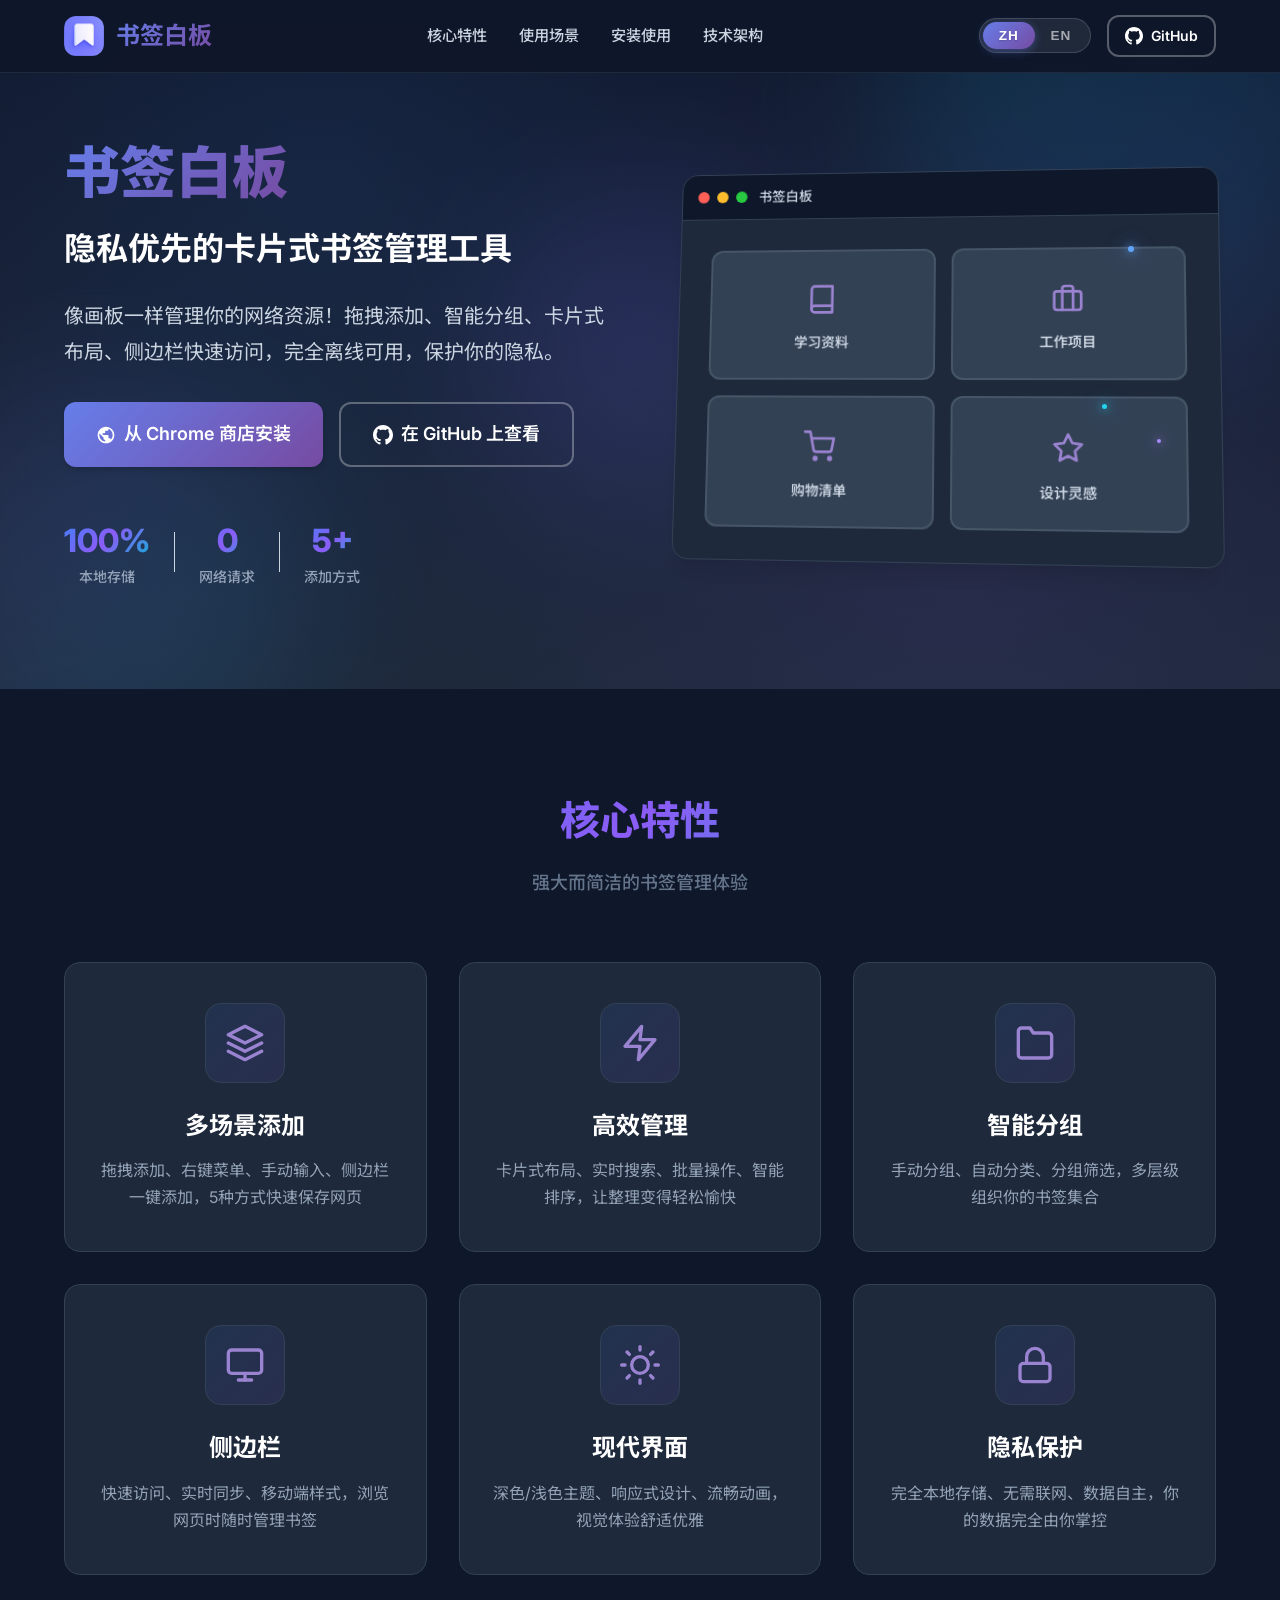
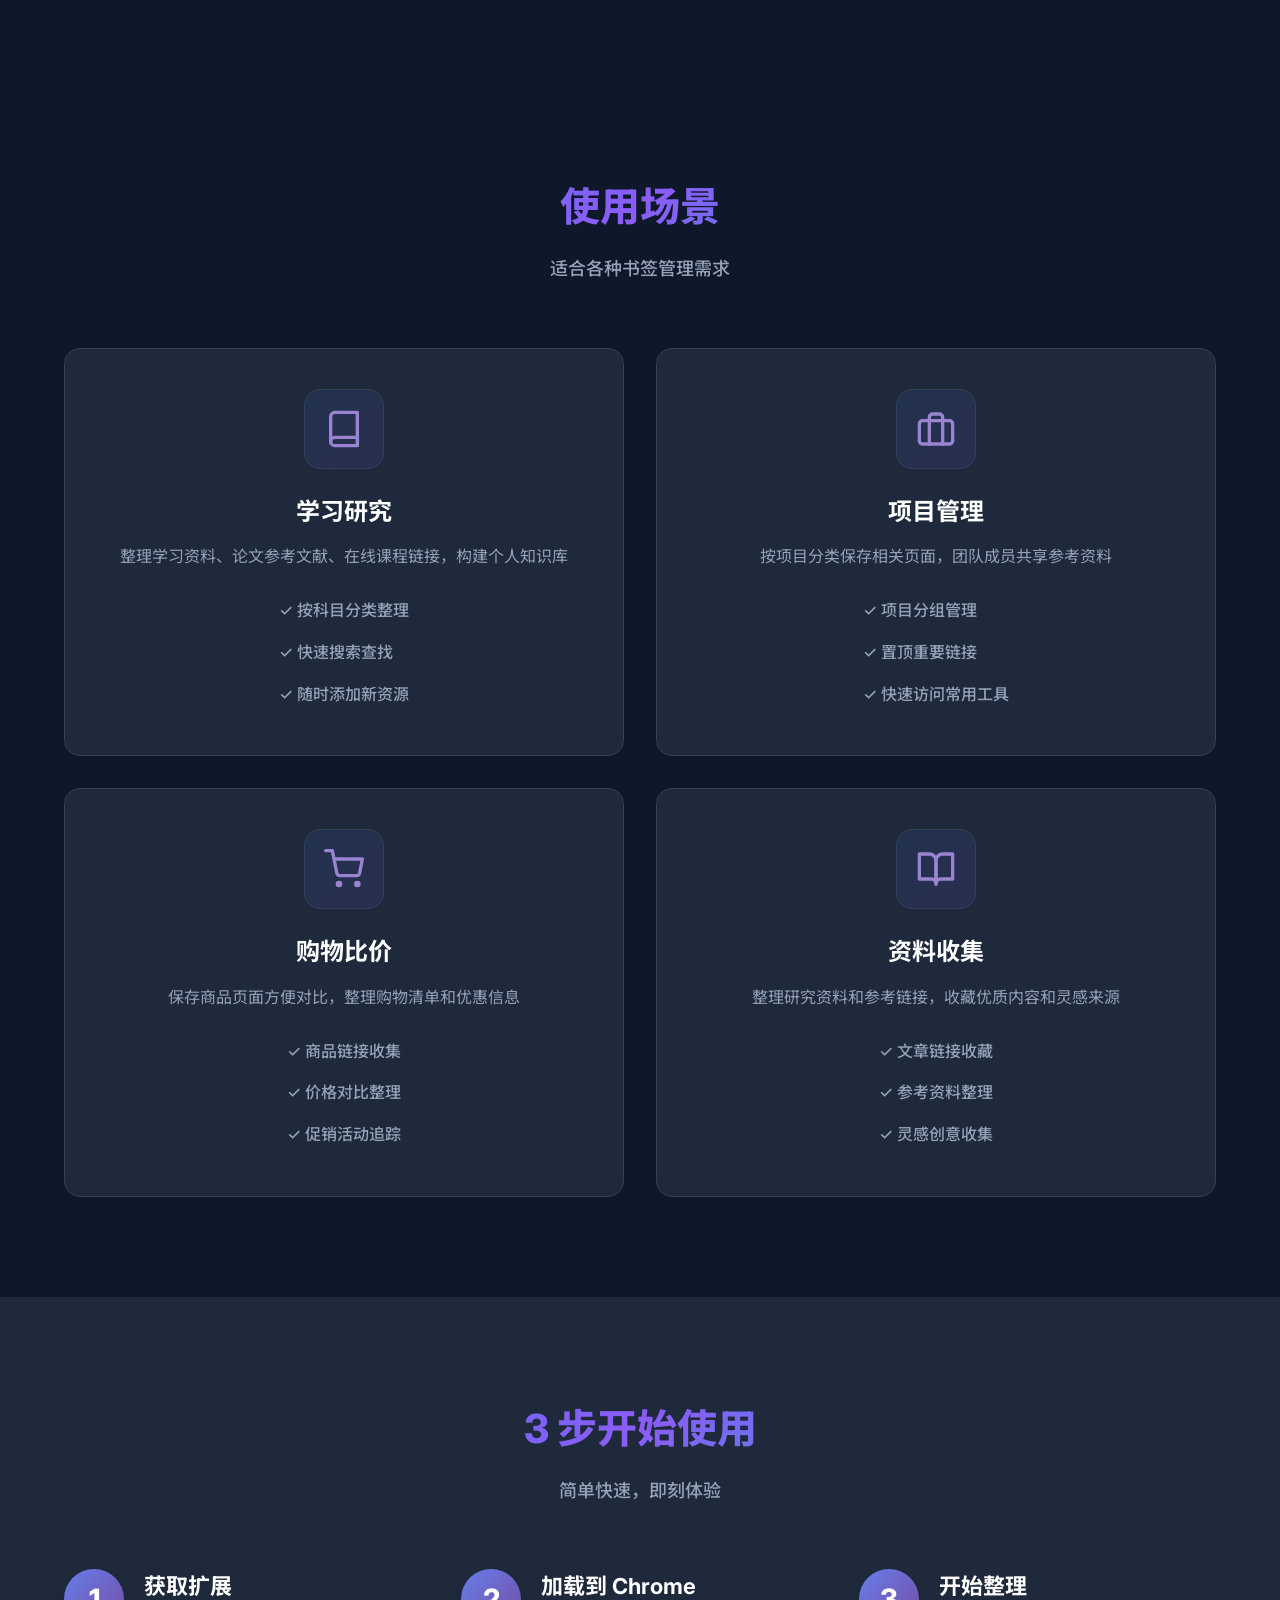
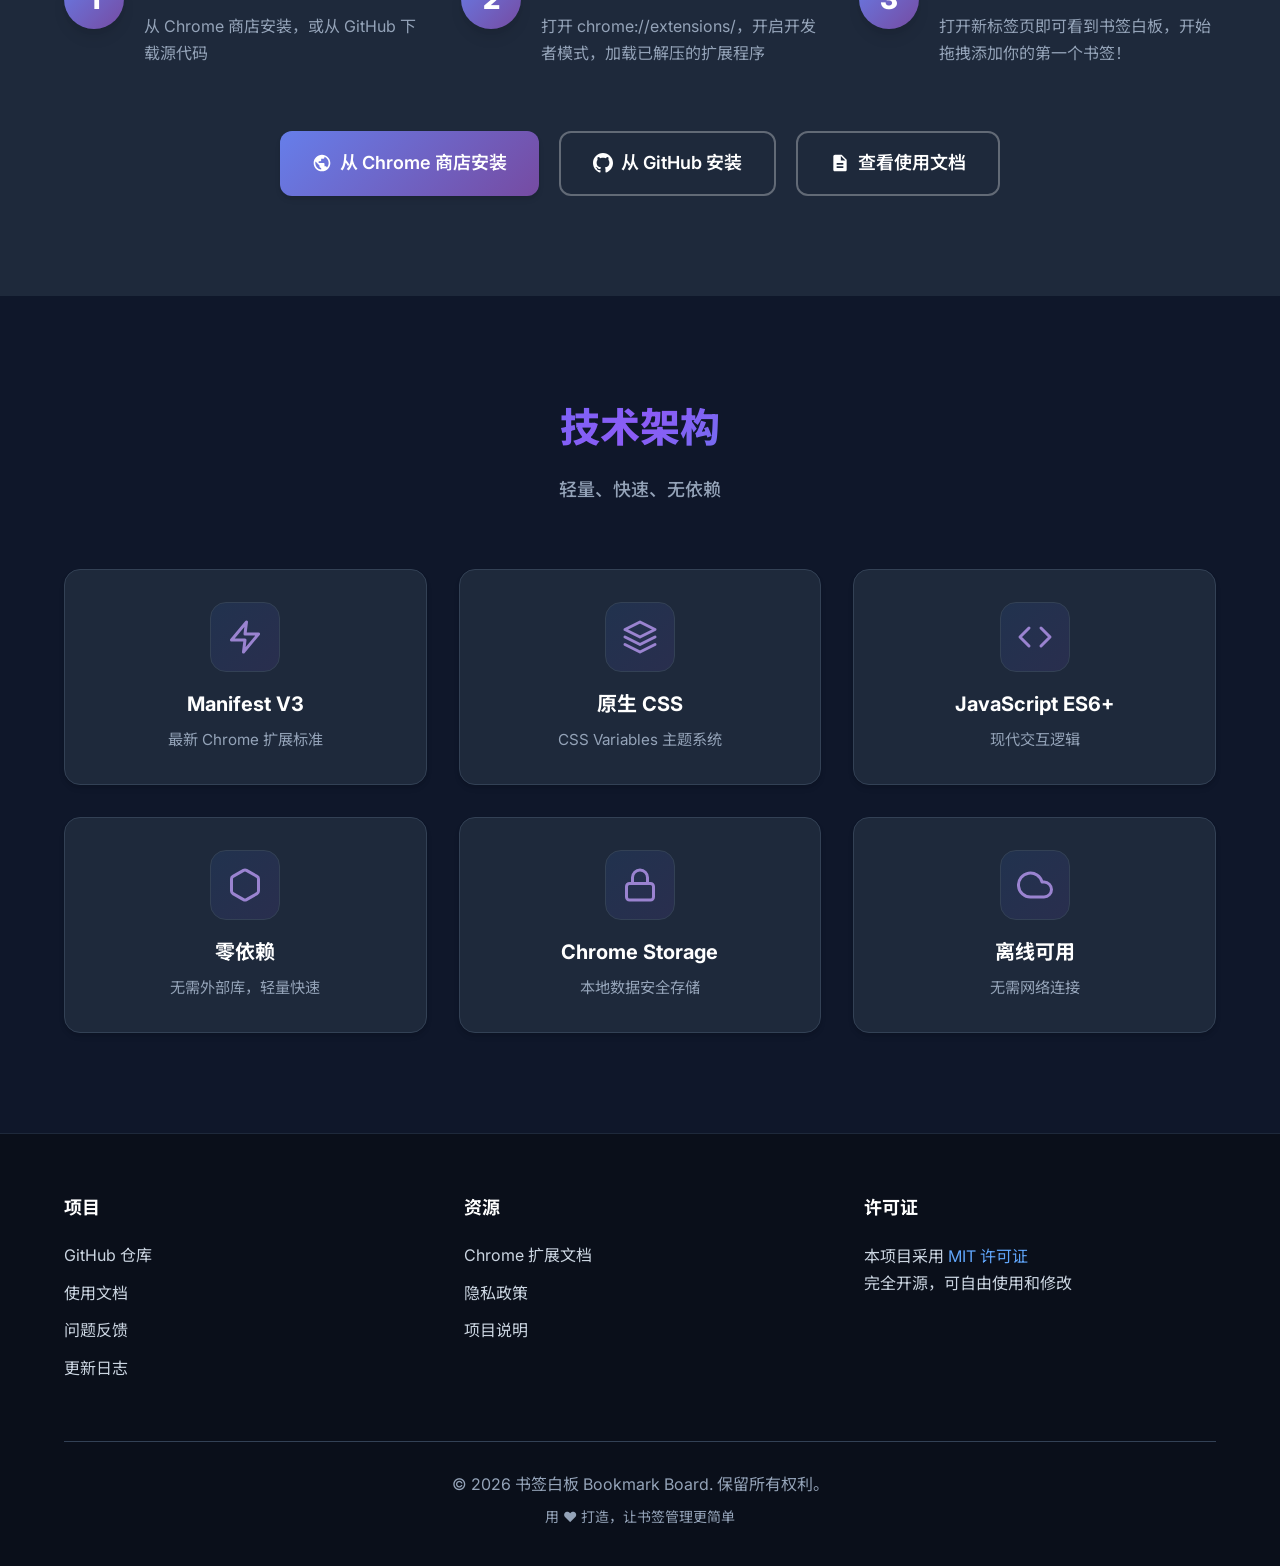
<file: website/index.html>
<!DOCTYPE html>
<html lang="zh-CN">
<head>
  <meta charset="UTF-8">
  <meta name="viewport" content="width=device-width, initial-scale=1.0">
  <meta name="description" content="书签白板 - 隐私优先的卡片式书签管理工具，拖拽添加、智能分组、侧边栏快速访问，完全离线可用" data-i18n-content="meta-description">
  <meta name="keywords" content="书签管理, 书签工具, 网页收藏, 链接管理, 本地存储, 隐私保护, 离线可用, Chrome扩展" data-i18n-content="meta-keywords">
  <meta name="author" content="Bookmark Board Team">
  
  <!-- Open Graph / 社交分享 -->
  <meta property="og:title" content="书签白板 - 隐私优先的卡片式书签管理工具" data-i18n-content="og-title">
  <meta property="og:description" content="像画板一样管理你的网络资源！拖拽添加、智能分组、卡片式布局、侧边栏快速访问" data-i18n-content="og-description">
  <meta property="og:type" content="website">
  <meta property="og:url" content="https://github.com/YinHeng89/bookmark-board">
  <meta property="og:image" content="../icons/logo.png">
  
  <title data-i18n="meta-title">书签白板 - 隐私优先的卡片式书签管理工具</title>
  
  <!-- 字体 -->
  <link rel="preconnect" href="https://fonts.googleapis.com">
  <link rel="preconnect" href="https://fonts.gstatic.com" crossorigin>
  <link href="https://fonts.googleapis.com/css2?family=Inter:wght@400;500;600;700;800&family=Noto+Sans+SC:wght@400;500;700;900&display=swap" rel="stylesheet">
  
  <!-- 样式 -->
  <link rel="stylesheet" href="css/style.css">
  
  <!-- Favicon -->
  <link rel="icon" href="../icons/logo.png" type="image/png">
</head>
<body>
  <!-- 导航栏 -->
  <nav class="navbar" id="navbar">
    <div class="container nav-container">
      <div class="nav-brand">
        <img src="../icons/logo.png" alt="Bookmark Board Logo" class="nav-logo">
        <span class="nav-title" data-i18n="nav-brand">书签白板</span>
      </div>
      
      <div class="nav-menu" id="navMenu">
        <a href="#features" class="nav-link" data-i18n="nav-features">核心特性</a>
        <a href="#use-cases" class="nav-link" data-i18n="nav-use-cases">使用场景</a>
        <a href="#install" class="nav-link" data-i18n="nav-install">安装使用</a>
        <a href="#tech-stack" class="nav-link" data-i18n="nav-tech">技术架构</a>
      </div>
      
      <div class="nav-actions">
        <!-- 语言切换 - 苹果风格滑块 -->
        <div class="lang-switcher" id="langSwitcher">
          <div class="lang-slider-bg" id="langSliderBg"></div>
          <button class="lang-btn active" data-lang="zh">ZH</button>
          <button class="lang-btn" data-lang="en">EN</button>
        </div>
        
        <a href="https://github.com/YinHeng89/bookmark-board" target="_blank" class="btn btn-outline btn-sm">
          <svg class="btn-icon" viewBox="0 0 24 24" width="18" height="18" fill="currentColor">
            <path d="M12 0c-6.626 0-12 5.373-12 12 0 5.302 3.438 9.8 8.207 11.387.599.111.793-.261.793-.577v-2.234c-3.338.726-4.033-1.416-4.033-1.416-.546-1.387-1.333-1.756-1.333-1.756-1.089-.745.083-.729.083-.729 1.205.084 1.839 1.237 1.839 1.237 1.07 1.834 2.807 1.304 3.492.997.107-.775.418-1.305.762-1.604-2.665-.305-5.467-1.334-5.467-5.931 0-1.311.469-2.381 1.236-3.221-.124-.303-.535-1.524.117-3.176 0 0 1.008-.322 3.301 1.23.957-.266 1.983-.399 3.003-.404 1.02.005 2.047.138 3.006.404 2.291-1.552 3.297-1.23 3.297-1.23.653 1.653.242 2.874.118 3.176.77.84 1.235 1.911 1.235 3.221 0 4.609-2.807 5.624-5.479 5.921.43.372.823 1.102.823 2.222v3.293c0 .319.192.694.801.576 4.765-1.589 8.199-6.086 8.199-11.386 0-6.627-5.373-12-12-12z"/>
          </svg>
          <span class="lang-text-zh">GitHub</span>
          <span class="lang-text-en" style="display:none;">GitHub</span>
        </a>
        <button class="mobile-menu-toggle" id="mobileMenuToggle">
          <span></span>
          <span></span>
          <span></span>
        </button>
      </div>
    </div>
  </nav>

  <!-- Hero 区域 -->
  <section class="hero" id="hero">
    <div class="container hero-container">
      <div class="hero-content">
        <h1 class="hero-title">
          <span class="gradient-text" data-i18n="hero-title">书签白板</span>
          <br>
          <span class="hero-subtitle-main" data-i18n="hero-subtitle">隐私优先的卡片式书签管理工具</span>
        </h1>
        <p class="hero-description" data-i18n="hero-description">
          像画板一样管理你的网络资源！拖拽添加、智能分组、卡片式布局、侧边栏快速访问，完全离线可用，保护你的隐私。
        </p>
        <div class="hero-actions">
          <a href="https://chromewebstore.google.com/detail/iceockbgpgoemnfccjdlnemihodlnmbj" target="_blank" class="btn btn-primary btn-lg" id="heroInstallBtn">
            <svg class="btn-icon" viewBox="0 0 24 24" width="20" height="20" fill="currentColor">
              <path d="M12 2C6.48 2 2 6.48 2 12s4.48 10 10 10 10-4.48 10-10S17.52 2 12 2zm-1 17.93c-3.95-.49-7-3.85-7-7.93 0-.62.08-1.21.21-1.79L9 15v1c0 1.1.9 2 2 2v1.93zm6.9-2.54c-.26-.81-1-1.39-1.9-1.39h-1v-3c0-.55-.45-1-1-1H8v-2h2c.55 0 1-.45 1-1V7h2c1.1 0 2-.9 2-2v-.41c2.93 1.19 5 4.06 5 7.41 0 2.08-.8 3.97-2.1 5.39z"/>
            </svg>
            <span class="lang-text-zh">从 Chrome 商店安装</span>
            <span class="lang-text-en" style="display:none;">Install from Chrome Store</span>
          </a>
          <a href="https://github.com/YinHeng89/bookmark-board" target="_blank" class="btn btn-outline btn-lg">
            <svg class="btn-icon" viewBox="0 0 24 24" width="20" height="20" fill="currentColor">
              <path d="M12 0c-6.626 0-12 5.373-12 12 0 5.302 3.438 9.8 8.207 11.387.599.111.793-.261.793-.577v-2.234c-3.338.726-4.033-1.416-4.033-1.416-.546-1.387-1.333-1.756-1.333-1.756-1.089-.745.083-.729.083-.729 1.205.084 1.839 1.237 1.839 1.237 1.07 1.834 2.807 1.304 3.492.997.107-.775.418-1.305.762-1.604-2.665-.305-5.467-1.334-5.467-5.931 0-1.311.469-2.381 1.236-3.221-.124-.303-.535-1.524.117-3.176 0 0 1.008-.322 3.301 1.23.957-.266 1.983-.399 3.003-.404 1.02.005 2.047.138 3.006.404 2.291-1.552 3.297-1.23 3.297-1.23.653 1.653.242 2.874.118 3.176.77.84 1.235 1.911 1.235 3.221 0 4.609-2.807 5.624-5.479 5.921.43.372.823 1.102.823 2.222v3.293c0 .319.192.694.801.576 4.765-1.589 8.199-6.086 8.199-11.386 0-6.627-5.373-12-12-12z"/>
            </svg>
            <span class="lang-text-zh">在 GitHub 上查看</span>
            <span class="lang-text-en" style="display:none;">View on GitHub</span>
          </a>
        </div>
        <div class="hero-stats">
          <div class="stat-item">
            <div class="stat-number">100%</div>
            <div class="stat-label" data-i18n="hero-stats-local">本地存储</div>
          </div>
          <div class="stat-divider"></div>
          <div class="stat-item">
            <div class="stat-number">0</div>
            <div class="stat-label" data-i18n="hero-stats-network">网络请求</div>
          </div>
          <div class="stat-divider"></div>
          <div class="stat-item">
            <div class="stat-number">5+</div>
            <div class="stat-label" data-i18n="hero-stats-methods">添加方式</div>
          </div>
        </div>
      </div>
      
      <div class="hero-visual">
        <div class="hero-mockup">
          <div class="mockup-window">
            <div class="mockup-header">
              <div class="mockup-dots">
                <span></span>
                <span></span>
                <span></span>
              </div>
              <div class="mockup-title" data-i18n="mockup-title">书签白板</div>
            </div>
            <div class="mockup-content">
              <div class="mockup-grid">
                <div class="mockup-card card-1">
                  <div class="card-icon">
                    <svg viewBox="0 0 24 24" fill="none" stroke="currentColor" stroke-width="2" stroke-linecap="round" stroke-linejoin="round">
                      <path d="M4 19.5A2.5 2.5 0 0 1 6.5 17H20"></path>
                      <path d="M6.5 2H20v20H6.5A2.5 2.5 0 0 1 4 19.5v-15A2.5 2.5 0 0 1 6.5 2z"></path>
                    </svg>
                  </div>
                  <div class="card-text" data-i18n="mockup-card-1">学习资料</div>
                </div>
                <div class="mockup-card card-2">
                  <div class="card-icon">
                    <svg viewBox="0 0 24 24" fill="none" stroke="currentColor" stroke-width="2" stroke-linecap="round" stroke-linejoin="round">
                      <rect x="2" y="7" width="20" height="14" rx="2" ry="2"></rect>
                      <path d="M16 21V5a2 2 0 0 0-2-2h-4a2 2 0 0 0-2 2v16"></path>
                    </svg>
                  </div>
                  <div class="card-text" data-i18n="mockup-card-2">工作项目</div>
                </div>
                <div class="mockup-card card-3">
                  <div class="card-icon">
                    <svg viewBox="0 0 24 24" fill="none" stroke="currentColor" stroke-width="2" stroke-linecap="round" stroke-linejoin="round">
                      <circle cx="9" cy="21" r="1"></circle>
                      <circle cx="20" cy="21" r="1"></circle>
                      <path d="M1 1h4l2.68 13.39a2 2 0 0 0 2 1.61h9.72a2 2 0 0 0 2-1.61L23 6H6"></path>
                    </svg>
                  </div>
                  <div class="card-text" data-i18n="mockup-card-3">购物清单</div>
                </div>
                <div class="mockup-card card-4">
                  <div class="card-icon">
                    <svg viewBox="0 0 24 24" fill="none" stroke="currentColor" stroke-width="2" stroke-linecap="round" stroke-linejoin="round">
                      <polygon points="12 2 15.09 8.26 22 9.27 17 14.14 18.18 21.02 12 17.77 5.82 21.02 7 14.14 2 9.27 8.91 8.26 12 2"></polygon>
                    </svg>
                  </div>
                  <div class="card-text" data-i18n="mockup-card-4">设计灵感</div>
                </div>
              </div>
            </div>
          </div>
        </div>
        <!-- 科技感装饰元素 -->
        <div class="floating-element float-1"></div>
        <div class="floating-element float-2"></div>
        <div class="floating-element float-3"></div>
      </div>
    </div>
    
    <!-- 背景装饰 -->
    <div class="hero-bg-decoration">
      <div class="gradient-circle circle-1"></div>
      <div class="gradient-circle circle-2"></div>
      <div class="gradient-circle circle-3"></div>
    </div>
  </section>

  <!-- 核心特性区 -->
  <section class="features" id="features">
    <div class="container">
      <div class="section-header">
        <h2 class="section-title" data-i18n="section-features">核心特性</h2>
        <p class="section-subtitle" data-i18n="section-features-subtitle">强大而简洁的书签管理体验</p>
      </div>
      
      <div class="features-grid">
        <div class="feature-card fade-in">
          <div class="feature-icon">
            <svg viewBox="0 0 24 24" fill="none" stroke="currentColor" stroke-width="2" stroke-linecap="round" stroke-linejoin="round">
              <path d="M12 2L2 7l10 5 10-5-10-5z"></path>
              <path d="M2 17l10 5 10-5"></path>
              <path d="M2 12l10 5 10-5"></path>
            </svg>
          </div>
          <h3 class="feature-title" data-i18n="feature-1-title">多场景添加</h3>
          <p class="feature-description" data-i18n="feature-1-desc">
            拖拽添加、右键菜单、手动输入、侧边栏一键添加，5种方式快速保存网页
          </p>
        </div>
        
        <div class="feature-card fade-in">
          <div class="feature-icon">
            <svg viewBox="0 0 24 24" fill="none" stroke="currentColor" stroke-width="2" stroke-linecap="round" stroke-linejoin="round">
              <polygon points="13 2 3 14 12 14 11 22 21 10 12 10 13 2"></polygon>
            </svg>
          </div>
          <h3 class="feature-title" data-i18n="feature-2-title">高效管理</h3>
          <p class="feature-description" data-i18n="feature-2-desc">
            卡片式布局、实时搜索、批量操作、智能排序，让整理变得轻松愉快
          </p>
        </div>
        
        <div class="feature-card fade-in">
          <div class="feature-icon">
            <svg viewBox="0 0 24 24" fill="none" stroke="currentColor" stroke-width="2" stroke-linecap="round" stroke-linejoin="round">
              <path d="M22 19a2 2 0 0 1-2 2H4a2 2 0 0 1-2-2V5a2 2 0 0 1 2-2h5l2 3h9a2 2 0 0 1 2 2z"></path>
            </svg>
          </div>
          <h3 class="feature-title" data-i18n="feature-3-title">智能分组</h3>
          <p class="feature-description" data-i18n="feature-3-desc">
            手动分组、自动分类、分组筛选，多层级组织你的书签集合
          </p>
        </div>
        
        <div class="feature-card fade-in">
          <div class="feature-icon">
            <svg viewBox="0 0 24 24" fill="none" stroke="currentColor" stroke-width="2" stroke-linecap="round" stroke-linejoin="round">
              <rect x="2" y="3" width="20" height="14" rx="2" ry="2"></rect>
              <line x1="8" y1="21" x2="16" y2="21"></line>
              <line x1="12" y1="17" x2="12" y2="21"></line>
            </svg>
          </div>
          <h3 class="feature-title" data-i18n="feature-4-title">侧边栏</h3>
          <p class="feature-description" data-i18n="feature-4-desc">
            快速访问、实时同步、移动端样式，浏览网页时随时管理书签
          </p>
        </div>
        
        <div class="feature-card fade-in">
          <div class="feature-icon">
            <svg viewBox="0 0 24 24" fill="none" stroke="currentColor" stroke-width="2" stroke-linecap="round" stroke-linejoin="round">
              <circle cx="12" cy="12" r="5"></circle>
              <line x1="12" y1="1" x2="12" y2="3"></line>
              <line x1="12" y1="21" x2="12" y2="23"></line>
              <line x1="4.22" y1="4.22" x2="5.64" y2="5.64"></line>
              <line x1="18.36" y1="18.36" x2="19.78" y2="19.78"></line>
              <line x1="1" y1="12" x2="3" y2="12"></line>
              <line x1="21" y1="12" x2="23" y2="12"></line>
              <line x1="4.22" y1="19.78" x2="5.64" y2="18.36"></line>
              <line x1="18.36" y1="5.64" x2="19.78" y2="4.22"></line>
            </svg>
          </div>
          <h3 class="feature-title" data-i18n="feature-5-title">现代界面</h3>
          <p class="feature-description" data-i18n="feature-5-desc">
            深色/浅色主题、响应式设计、流畅动画，视觉体验舒适优雅
          </p>
        </div>
        
        <div class="feature-card fade-in">
          <div class="feature-icon">
            <svg viewBox="0 0 24 24" fill="none" stroke="currentColor" stroke-width="2" stroke-linecap="round" stroke-linejoin="round">
              <rect x="3" y="11" width="18" height="11" rx="2" ry="2"></rect>
              <path d="M7 11V7a5 5 0 0 1 10 0v4"></path>
            </svg>
          </div>
          <h3 class="feature-title" data-i18n="feature-6-title">隐私保护</h3>
          <p class="feature-description" data-i18n="feature-6-desc">
            完全本地存储、无需联网、数据自主，你的数据完全由你掌控
          </p>
        </div>
      </div>
    </div>
  </section>

  <!-- 使用场景区 -->
  <section class="use-cases" id="use-cases">
    <div class="container">
      <div class="section-header">
        <h2 class="section-title" data-i18n="section-use-cases">使用场景</h2>
        <p class="section-subtitle" data-i18n="section-use-cases-subtitle">适合各种书签管理需求</p>
      </div>
      
      <div class="use-cases-grid">
        <div class="use-case-card fade-in">
          <div class="use-case-icon">
            <svg viewBox="0 0 24 24" fill="none" stroke="currentColor" stroke-width="2" stroke-linecap="round" stroke-linejoin="round">
              <path d="M4 19.5A2.5 2.5 0 0 1 6.5 17H20"></path>
              <path d="M6.5 2H20v20H6.5A2.5 2.5 0 0 1 4 19.5v-15A2.5 2.5 0 0 1 6.5 2z"></path>
            </svg>
          </div>
          <h3 class="use-case-title" data-i18n="use-case-1-title">学习研究</h3>
          <p class="use-case-description" data-i18n="use-case-1-desc">
            整理学习资料、论文参考文献、在线课程链接，构建个人知识库
          </p>
          <ul class="use-case-list">
            <li data-i18n="use-case-1-li-1">✓ 按科目分类整理</li>
            <li data-i18n="use-case-1-li-2">✓ 快速搜索查找</li>
            <li data-i18n="use-case-1-li-3">✓ 随时添加新资源</li>
          </ul>
        </div>
        
        <div class="use-case-card fade-in">
          <div class="use-case-icon">
            <svg viewBox="0 0 24 24" fill="none" stroke="currentColor" stroke-width="2" stroke-linecap="round" stroke-linejoin="round">
              <rect x="2" y="7" width="20" height="14" rx="2" ry="2"></rect>
              <path d="M16 21V5a2 2 0 0 0-2-2h-4a2 2 0 0 0-2 2v16"></path>
            </svg>
          </div>
          <h3 class="use-case-title" data-i18n="use-case-2-title">项目管理</h3>
          <p class="use-case-description" data-i18n="use-case-2-desc">
            按项目分类保存相关页面，团队成员共享参考资料
          </p>
          <ul class="use-case-list">
            <li data-i18n="use-case-2-li-1">✓ 项目分组管理</li>
            <li data-i18n="use-case-2-li-2">✓ 置顶重要链接</li>
            <li data-i18n="use-case-2-li-3">✓ 快速访问常用工具</li>
          </ul>
        </div>
        
        <div class="use-case-card fade-in">
          <div class="use-case-icon">
            <svg viewBox="0 0 24 24" fill="none" stroke="currentColor" stroke-width="2" stroke-linecap="round" stroke-linejoin="round">
              <circle cx="9" cy="21" r="1"></circle>
              <circle cx="20" cy="21" r="1"></circle>
              <path d="M1 1h4l2.68 13.39a2 2 0 0 0 2 1.61h9.72a2 2 0 0 0 2-1.61L23 6H6"></path>
            </svg>
          </div>
          <h3 class="use-case-title" data-i18n="use-case-3-title">购物比价</h3>
          <p class="use-case-description" data-i18n="use-case-3-desc">
            保存商品页面方便对比，整理购物清单和优惠信息
          </p>
          <ul class="use-case-list">
            <li data-i18n="use-case-3-li-1">✓ 商品链接收集</li>
            <li data-i18n="use-case-3-li-2">✓ 价格对比整理</li>
            <li data-i18n="use-case-3-li-3">✓ 促销活动追踪</li>
          </ul>
        </div>
        
        <div class="use-case-card fade-in">
          <div class="use-case-icon">
            <svg viewBox="0 0 24 24" fill="none" stroke="currentColor" stroke-width="2" stroke-linecap="round" stroke-linejoin="round">
              <path d="M2 3h6a4 4 0 0 1 4 4v14a3 3 0 0 0-3-3H2z"></path>
              <path d="M22 3h-6a4 4 0 0 0-4 4v14a3 3 0 0 1 3-3h7z"></path>
            </svg>
          </div>
          <h3 class="use-case-title" data-i18n="use-case-4-title">资料收集</h3>
          <p class="use-case-description" data-i18n="use-case-4-desc">
            整理研究资料和参考链接，收藏优质内容和灵感来源
          </p>
          <ul class="use-case-list">
            <li data-i18n="use-case-4-li-1">✓ 文章链接收藏</li>
            <li data-i18n="use-case-4-li-2">✓ 参考资料整理</li>
            <li data-i18n="use-case-4-li-3">✓ 灵感创意收集</li>
          </ul>
        </div>
      </div>
    </div>
  </section>

  <!-- 安装引导区 -->
  <section class="install" id="install">
    <div class="container">
      <div class="section-header">
        <h2 class="section-title" data-i18n="section-install">3 步开始使用</h2>
        <p class="section-subtitle" data-i18n="section-install-subtitle">简单快速，即刻体验</p>
      </div>
      
      <div class="install-steps">
        <div class="install-step fade-in">
          <div class="step-number">1</div>
          <div class="step-content">
            <h3 class="step-title" data-i18n="install-step-1-title">获取扩展</h3>
            <p class="step-description" data-i18n="install-step-1-desc">
              从 Chrome 商店安装，或从 GitHub 下载源代码
            </p>
          </div>
        </div>
        
        <div class="install-step fade-in">
          <div class="step-number">2</div>
          <div class="step-content">
            <h3 class="step-title" data-i18n="install-step-2-title">加载到 Chrome</h3>
            <p class="step-description" data-i18n="install-step-2-desc">
              打开 chrome://extensions/，开启开发者模式，加载已解压的扩展程序
            </p>
          </div>
        </div>
        
        <div class="install-step fade-in">
          <div class="step-number">3</div>
          <div class="step-content">
            <h3 class="step-title" data-i18n="install-step-3-title">开始整理</h3>
            <p class="step-description" data-i18n="install-step-3-desc">
              打开新标签页即可看到书签白板，开始拖拽添加你的第一个书签！
            </p>
          </div>
        </div>
      </div>
      
      <div class="install-actions">
        <a href="https://chromewebstore.google.com/detail/iceockbgpgoemnfccjdlnemihodlnmbj?utm_source=item-share-cb" target="_blank" class="btn btn-primary btn-lg">
          <svg class="btn-icon" viewBox="0 0 24 24" width="20" height="20" fill="currentColor">
            <path d="M12 2C6.48 2 2 6.48 2 12s4.48 10 10 10 10-4.48 10-10S17.52 2 12 2zm-1 17.93c-3.95-.49-7-3.85-7-7.93 0-.62.08-1.21.21-1.79L9 15v1c0 1.1.9 2 2 2v1.93zm6.9-2.54c-.26-.81-1-1.39-1.9-1.39h-1v-3c0-.55-.45-1-1-1H8v-2h2c.55 0 1-.45 1-1V7h2c1.1 0 2-.9 2-2v-.41c2.93 1.19 5 4.06 5 7.41 0 2.08-.8 3.97-2.1 5.39z"/>
          </svg>
          <span class="lang-text-zh">从 Chrome 商店安装</span>
          <span class="lang-text-en" style="display:none;">Install from Chrome Store</span>
        </a>
        <a href="https://github.com/YinHeng89/bookmark-board" target="_blank" class="btn btn-outline btn-lg">
          <svg class="btn-icon" viewBox="0 0 24 24" width="20" height="20" fill="currentColor">
            <path d="M12 0c-6.626 0-12 5.373-12 12 0 5.302 3.438 9.8 8.207 11.387.599.111.793-.261.793-.577v-2.234c-3.338.726-4.033-1.416-4.033-1.416-.546-1.387-1.333-1.756-1.333-1.756-1.089-.745.083-.729.083-.729 1.205.084 1.839 1.237 1.839 1.237 1.07 1.834 2.807 1.304 3.492.997.107-.775.418-1.305.762-1.604-2.665-.305-5.467-1.334-5.467-5.931 0-1.311.469-2.381 1.236-3.221-.124-.303-.535-1.524.117-3.176 0 0 1.008-.322 3.301 1.23.957-.266 1.983-.399 3.003-.404 1.02.005 2.047.138 3.006.404 2.291-1.552 3.297-1.23 3.297-1.23.653 1.653.242 2.874.118 3.176.77.84 1.235 1.911 1.235 3.221 0 4.609-2.807 5.624-5.479 5.921.43.372.823 1.102.823 2.222v3.293c0 .319.192.694.801.576 4.765-1.589 8.199-6.086 8.199-11.386 0-6.627-5.373-12-12-12z"/>
          </svg>
          <span class="lang-text-zh">从 GitHub 安装</span>
          <span class="lang-text-en" style="display:none;">Install from GitHub</span>
        </a>
        <a href="https://github.com/YinHeng89/bookmark-board/blob/main/GUIDE.md" target="_blank" class="btn btn-outline btn-lg">
          <svg class="btn-icon" viewBox="0 0 24 24" width="20" height="20" fill="currentColor">
            <path d="M14 2H6c-1.1 0-1.99.9-1.99 2L4 20c0 1.1.89 2 1.99 2H18c1.1 0 2-.9 2-2V8l-6-6zm2 16H8v-2h8v2zm0-4H8v-2h8v2zm-3-5V3.5L18.5 9H13z"/>
          </svg>
          <span class="lang-text-zh">查看使用文档</span>
          <span class="lang-text-en" style="display:none;">View Documentation</span>
        </a>
      </div>
    </div>
  </section>

  <!-- 技术架构区 -->
  <section class="tech-stack" id="tech-stack">
    <div class="container">
      <div class="section-header">
        <h2 class="section-title" data-i18n="section-tech">技术架构</h2>
        <p class="section-subtitle" data-i18n="section-tech-subtitle">轻量、快速、无依赖</p>
      </div>
      
      <div class="tech-grid">
        <div class="tech-item fade-in">
          <div class="tech-icon">
            <svg viewBox="0 0 24 24" fill="none" stroke="currentColor" stroke-width="2" stroke-linecap="round" stroke-linejoin="round">
              <path d="M13 2L3 14h9l-1 8 10-12h-9l1-8z"></path>
            </svg>
          </div>
          <h4 class="tech-name" data-i18n="tech-1-title">Manifest V3</h4>
          <p class="tech-desc" data-i18n="tech-1-desc">最新 Chrome 扩展标准</p>
        </div>
        
        <div class="tech-item fade-in">
          <div class="tech-icon">
            <svg viewBox="0 0 24 24" fill="none" stroke="currentColor" stroke-width="2" stroke-linecap="round" stroke-linejoin="round">
              <path d="M12 2L2 7l10 5 10-5-10-5z"></path>
              <path d="M2 17l10 5 10-5"></path>
              <path d="M2 12l10 5 10-5"></path>
            </svg>
          </div>
          <h4 class="tech-name" data-i18n="tech-2-title">原生 CSS</h4>
          <p class="tech-desc" data-i18n="tech-2-desc">CSS Variables 主题系统</p>
        </div>
        
        <div class="tech-item fade-in">
          <div class="tech-icon">
            <svg viewBox="0 0 24 24" fill="none" stroke="currentColor" stroke-width="2" stroke-linecap="round" stroke-linejoin="round">
              <polyline points="16 18 22 12 16 6"></polyline>
              <polyline points="8 6 2 12 8 18"></polyline>
            </svg>
          </div>
          <h4 class="tech-name" data-i18n="tech-3-title">JavaScript ES6+</h4>
          <p class="tech-desc" data-i18n="tech-3-desc">现代交互逻辑</p>
        </div>
        
        <div class="tech-item fade-in">
          <div class="tech-icon">
            <svg viewBox="0 0 24 24" fill="none" stroke="currentColor" stroke-width="2" stroke-linecap="round" stroke-linejoin="round">
              <path d="M21 16V8a2 2 0 0 0-1-1.73l-7-4a2 2 0 0 0-2 0l-7 4A2 2 0 0 0 3 8v8a2 2 0 0 0 1 1.73l7 4a2 2 0 0 0 2 0l7-4A2 2 0 0 0 21 16z"></path>
            </svg>
          </div>
          <h4 class="tech-name" data-i18n="tech-4-title">零依赖</h4>
          <p class="tech-desc" data-i18n="tech-4-desc">无需外部库，轻量快速</p>
        </div>
        
        <div class="tech-item fade-in">
          <div class="tech-icon">
            <svg viewBox="0 0 24 24" fill="none" stroke="currentColor" stroke-width="2" stroke-linecap="round" stroke-linejoin="round">
              <rect x="3" y="11" width="18" height="11" rx="2" ry="2"></rect>
              <path d="M7 11V7a5 5 0 0 1 10 0v4"></path>
            </svg>
          </div>
          <h4 class="tech-name" data-i18n="tech-5-title">Chrome Storage</h4>
          <p class="tech-desc" data-i18n="tech-5-desc">本地数据安全存储</p>
        </div>
        
        <div class="tech-item fade-in">
          <div class="tech-icon">
            <svg viewBox="0 0 24 24" fill="none" stroke="currentColor" stroke-width="2" stroke-linecap="round" stroke-linejoin="round">
              <path d="M18 10h-1.26A8 8 0 1 0 9 20h9a5 5 0 0 0 0-10z"></path>
            </svg>
          </div>
          <h4 class="tech-name" data-i18n="tech-6-title">离线可用</h4>
          <p class="tech-desc" data-i18n="tech-6-desc">无需网络连接</p>
        </div>
      </div>
    </div>
  </section>

  <!-- 页脚 -->
  <footer class="footer">
    <div class="container">
      <div class="footer-content">
        <div class="footer-section">
          <h4 class="footer-title" data-i18n="footer-project">项目</h4>
          <ul class="footer-links">
            <li><a href="https://github.com/YinHeng89/bookmark-board" target="_blank" data-i18n="footer-link-github">GitHub 仓库</a></li>
            <li><a href="https://github.com/YinHeng89/bookmark-board/blob/main/GUIDE.md" target="_blank" data-i18n="footer-link-guide">使用文档</a></li>
            <li><a href="https://github.com/YinHeng89/bookmark-board/issues" target="_blank" data-i18n="footer-link-issues">问题反馈</a></li>
            <li><a href="https://github.com/YinHeng89/bookmark-board/blob/main/UPDATE_LOG.md" target="_blank" data-i18n="footer-link-changelog">更新日志</a></li>
          </ul>
        </div>
        
        <div class="footer-section">
          <h4 class="footer-title" data-i18n="footer-resources">资源</h4>
          <ul class="footer-links">
            <li><a href="https://developer.chrome.com/docs/extensions/" target="_blank" data-i18n="footer-link-chrome-docs">Chrome 扩展文档</a></li>
            <li><a href="https://github.com/YinHeng89/bookmark-board/blob/main/PRIVACY.md" target="_blank" data-i18n="footer-link-privacy">隐私政策</a></li>
            <li><a href="https://github.com/YinHeng89/bookmark-board/blob/main/README.md" target="_blank" data-i18n="footer-link-about">项目说明</a></li>
          </ul>
        </div>
        
        <div class="footer-section">
          <h4 class="footer-title" data-i18n="footer-license-title">许可证</h4>
          <p class="footer-license" data-i18n="footer-license-desc">
            本项目采用 <a href="https://opensource.org/licenses/MIT" target="_blank">MIT 许可证</a>
            <br>
            完全开源，可自由使用和修改
          </p>
        </div>
      </div>
      
      <div class="footer-bottom">
        <p data-i18n="footer-copyright">&copy; 2026 书签白板 Bookmark Board. 保留所有权利。</p>
        <p class="footer-made-with" data-i18n="footer-made-with">用 ❤️ 打造，让书签管理更简单</p>
      </div>
    </div>
  </footer>

  <!-- 脚本 -->
  <script src="js/main.js"></script>
</body>
</html>
</file>
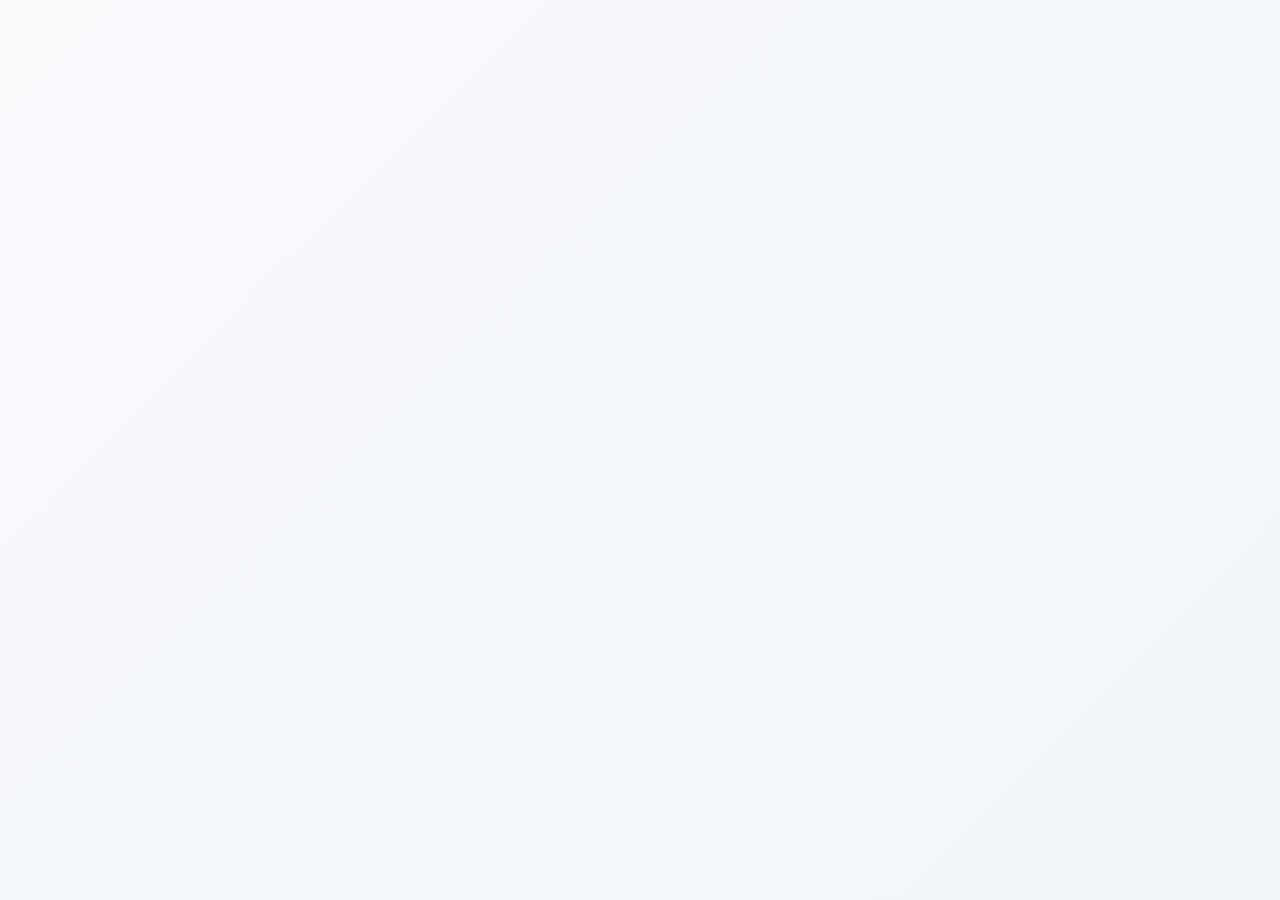
<file: new-tab.html>
<!DOCTYPE html>
<html lang="zh">
<head>
  <meta charset="UTF-8" />
  <title data-i18n="app_name">书签白板 | 快速整理你的网络资源</title>
  <meta name="viewport" content="width=device-width, initial-scale=1.0" />

  <!-- 防止 FOUC（Flash of Unstyled Content） -->
  <style>
    body {
      margin: 0;
      padding: 0;
      opacity: 0;
      transition: opacity 0.15s ease;
    }
    body.loaded {
      opacity: 1;
    }
  </style>

  <link href="css/font-awesome.min.css" rel="stylesheet" />
  <link href="css/main.css?v=3.2.13" rel="stylesheet" />
</head>

<body>
  <!-- 顶部导航栏 -->
  <header class="header">
    <div class="container header-inner">
      <div class="logo">
        <img src="icons/logo.png" data-i18n-attr="alt:app_name" alt="书签白板" class="logo-icon" />
        <div class="logo-content">
          <h1 class="logo-text"><span data-i18n="app_name">书签白板</span> <span class="logo-version">v3.2.13</span></h1>
          <p class="logo-subtitle" data-i18n="app_subtitle">隐私优先的本地书签管理工具</p>
        </div>
      </div>

      <div class="header-actions">
        <!-- 搜索框（桌面端） -->
        <div class="search-box">
          <i class="fa fa-search search-icon"></i>
          <input
            type="text"
            id="search"
            class="search-input"
            data-i18n-attr="placeholder:header_search_placeholder"
            placeholder="搜索书签... 支持 #标签 @域名 !分组"
          />
          <button id="searchClearBtn" class="search-clear-btn" style="display:none;" title="清除">
            <i class="fa fa-times"></i>
          </button>
        </div>

        <!-- 排序 -->
        <div class="sort-controls">
          <select id="sortSelect" class="sort-select"></select>
        </div>

        <!-- 移动端搜索按钮 -->
        <button id="mobileSearchBtn" class="search-icon-btn" data-i18n-attr="title:header_mobile_search_title" title="搜索">
          <i class="fa fa-search"></i>
        </button>

        <!-- 主题切换按钮 -->
        <button id="themeToggle" class="icon-btn" data-i18n-attr="title:header_theme_switch_title" title="切换主题">
          <i class="fa fa-moon-o"></i>
          <i class="fa fa-sun-o" style="display: none;"></i>
        </button>

        <!-- 设置按钮 -->
        <a href="settings.html" class="icon-btn" data-i18n-attr="title:header_settings_title" title="设置">
          <i class="fa fa-sliders"></i>
        </a>
      </div>
    </div>

    <!-- 移动端搜索框 -->
    <div id="mobileSearch" class="mobile-search">
      <input
        type="text"
        id="mobileSearchInput"
        data-i18n-attr="placeholder:header_search_placeholder"
        placeholder="搜索书签... 支持 #标签 @域名 !分组"
      />
    </div>
  </header>

  <!-- 主内容区 -->
  <main class="main">
    <div class="container">
      <!-- 分组筛选区 + 排序 -->
      <div id="groupsFilter" class="groups-filter">
        <div class="groups-wrapper">
          <div class="groups-container">
            <button class="group-tab group-tab-fixed active" data-group="all">
              <i class="fa fa-th"></i>
              <span data-i18n="view_tab_all">所有书签</span>
              <span id="allCount" class="tab-count">0</span>
            </button>
            <button class="group-tab group-tab-fixed" data-group="pinned">
              <i class="fa fa-thumb-tack"></i>
              <span data-i18n="view_tab_pinned">置顶</span>
              <span id="pinnedCount" class="tab-count">0</span>
            </button>
            <button class="group-tab group-tab-fixed" data-group="ungrouped">
              <i class="fa fa-folder-o"></i>
              <span data-i18n="view_tab_ungrouped">未分组</span>
              <span id="ungroupedCount" class="tab-count">0</span>
            </button>
            <button class="group-tab group-tab-fixed" data-group="recent">
              <i class="fa fa-clock-o"></i>
              <span data-i18n="view_tab_recent">最近添加</span>
              <span id="recentCount" class="tab-count">0</span>
            </button>
            <span class="group-tab-divider"></span>
            <!-- 动态生成分组标签 -->
            <button id="addGroupBtn" class="add-group-btn" data-i18n-attr="title:group_tab_create" title="新建分组">
              <i class="fa fa-plus"></i>
            </button>
          </div>
        </div>
      </div>
      <!-- 提示栏 -->
      <div id="tipBar" class="tip-bar">
        <i class="fa fa-info-circle tip-icon"></i>
        <p class="tip-text" data-i18n="tip_bar_text">将浏览器中的链接拖拽到下方区域添加书签，点击卡片打开链接</p>
        <button id="hideTip" class="tip-close" data-i18n-attr="title:tip_bar_hide" title="隐藏提示">
          <i class="fa fa-times"></i>
        </button>
      </div>

      <!-- 书签展示区 -->
      <div id="board" class="board section-board">
        <!-- 空状态提示 -->
        <div id="emptyState" class="empty-state hidden">
          <div class="empty-icon-wrapper">
            <i class="fa fa-bookmark empty-icon"></i>
          </div>
          <h3 class="empty-title" data-i18n="empty_all_title">暂无书签</h3>
          <p class="empty-text" data-i18n="empty_all_text">将网页链接拖拽到这里保存，或点击下方按钮手动添加</p>
          <div class="empty-actions">
            <button id="addManualBtn" class="btn btn-primary">
              <i class="fa fa-plus"></i>
              <span data-i18n="empty_all_add_btn">手动添加</span>
            </button>
            <button id="importEmptyBtn" class="btn btn-secondary">
              <i class="fa fa-upload"></i>
              <span data-i18n="empty_all_import_btn">导入数据</span>
            </button>
          </div>
          <input type="file" id="importEmptyFileInput" accept=".json" style="display: none;" />
        </div>
      </div>
    </div>
  </main>

  <!-- 模态框 -->
  <div id="modal" class="modal-overlay">
    <div class="modal">
      <h2 id="modalTitle" class="modal-title" data-i18n="modal_default_title">提示</h2>
      <p id="modalMessage" class="modal-message"></p>
      <input id="modalInput" type="text" class="modal-input hidden" />
      <div class="modal-actions">
        <button id="modalCancel" class="btn btn-default" data-i18n="cancel">取消</button>
        <button id="modalOk" class="btn btn-primary" data-i18n="confirm">确定</button>
      </div>
    </div>
  </div>

  <!-- 页脚 -->
  <footer id="footer" class="footer">
    <div class="container footer-content">
      <div class="footer-left">
        <p class="footer-text" data-i18n="footer_text">书签白板 - 快速整理你的网络资源</p>
      </div>
      <div class="footer-right">
        <span class="footer-text" data-i18n="footer_storage">数据安全存储于本地</span>
      </div>
    </div>
  </footer>

  <script src="js/modules/i18n.js"></script>
  <script src="js/ai-service.js"></script>
  <script src="js/modules/modal.js"></script>
  <script src="js/modules/toast.js"></script>
  <script src="js/modules/data-manager.js"></script>
  <script src="js/modules/ui-renderer.js"></script>
  <script src="js/modules/bookmark-ops.js"></script>
  <script src="js/modules/group-manager.js"></script>
  <script src="js/modules/ai-integration.js"></script>
  <script src="js/app-refactored.js"></script>
</body>
</html>
</file>
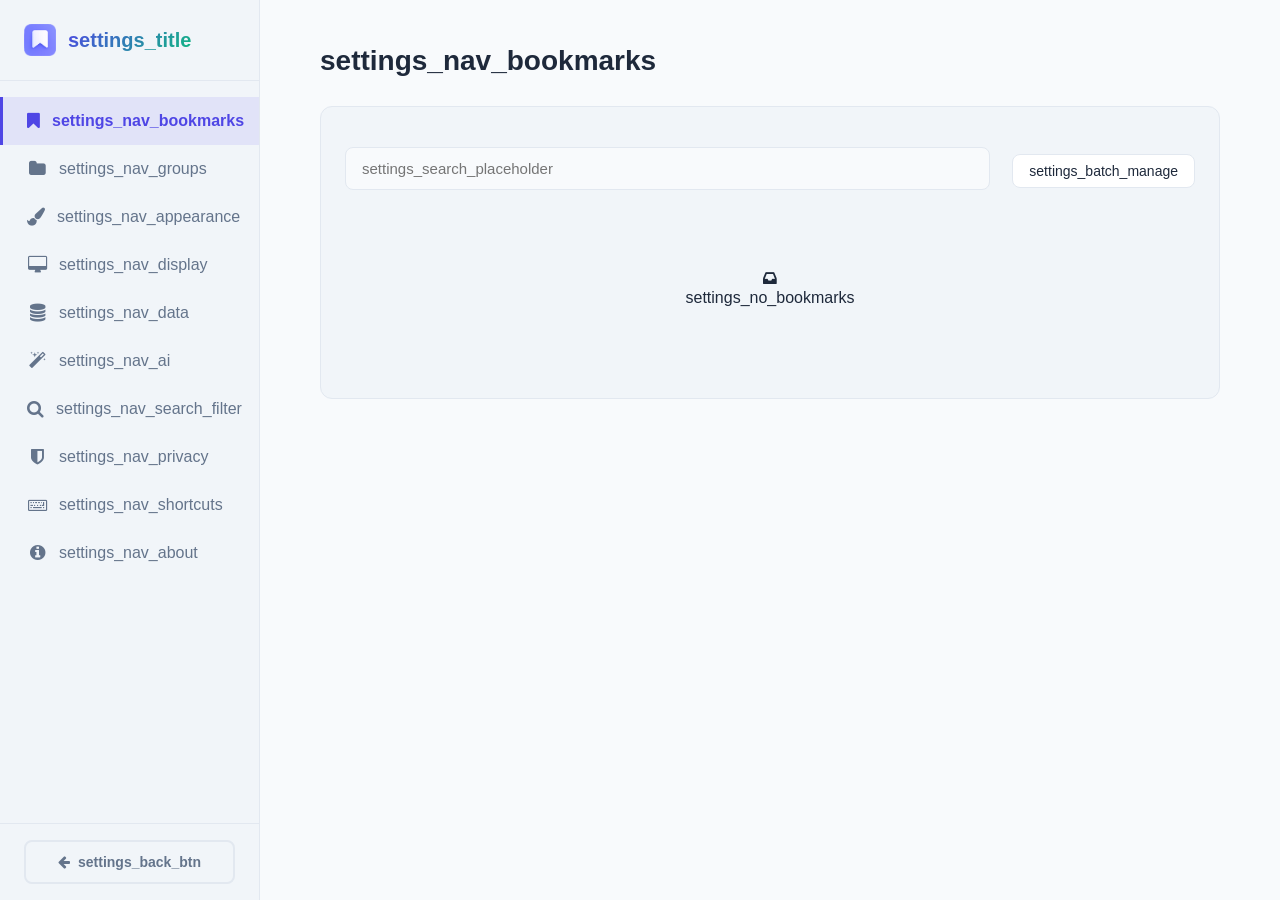
<file: settings.html>
<!DOCTYPE html>
<html lang="zh">
<head>
  <meta charset="UTF-8" />
  <meta name="viewport" content="width=device-width, initial-scale=1.0" />
  <title data-i18n="settings_title">设置 - 书签白板</title>
  <link href="css/font-awesome.min.css" rel="stylesheet" />
  <link href="css/main.css" rel="stylesheet" />
  <link href="css/settings.css" rel="stylesheet" />
</head>
<body>
  <div class="settings-container">
    <!-- 左侧导航 -->
    <aside class="settings-sidebar">
      <div class="settings-header">
        <img src="icons/logo.png" data-i18n-attr="alt:app_name" alt="书签白板" class="settings-logo" />
        <h1 data-i18n="settings_title">设置</h1>
      </div>

      <nav class="settings-nav">
        <a href="#bookmark-manager" class="nav-item" data-section="bookmark-manager">
          <i class="fa fa-bookmark"></i>
          <span data-i18n="settings_nav_bookmarks">书签管理</span>
        </a>
        <a href="#groups" class="nav-item" data-section="groups">
          <i class="fa fa-folder"></i>
          <span data-i18n="settings_nav_groups">分组管理</span>
        </a>
        <a href="#appearance" class="nav-item" data-section="appearance">
          <i class="fa fa-paint-brush"></i>
          <span data-i18n="settings_nav_appearance">外观与主题</span>
        </a>
        <a href="#display" class="nav-item" data-section="display">
          <i class="fa fa-desktop"></i>
          <span data-i18n="settings_nav_display">显示与排序</span>
        </a>
        <a href="#data" class="nav-item" data-section="data">
          <i class="fa fa-database"></i>
          <span data-i18n="settings_nav_data">数据管理</span>
        </a>
        <a href="#ai-assistant" class="nav-item" data-section="ai-assistant">
          <i class="fa fa-magic"></i>
          <span data-i18n="settings_nav_ai">AI 助手</span>
        </a>
        <a href="#search" class="nav-item" data-section="search">
          <i class="fa fa-search"></i>
          <span data-i18n="settings_nav_search_filter">搜索与筛选</span>
        </a>
        <a href="#privacy" class="nav-item" data-section="privacy">
          <i class="fa fa-shield"></i>
          <span data-i18n="settings_nav_privacy">隐私与安全</span>
        </a>
        <a href="#shortcuts" class="nav-item" data-section="shortcuts">
          <i class="fa fa-keyboard-o"></i>
          <span data-i18n="settings_nav_shortcuts">快捷操作</span>
        </a>
        <a href="#about" class="nav-item" data-section="about">
          <i class="fa fa-info-circle"></i>
          <span data-i18n="settings_nav_about">关于</span>
        </a>
      </nav>

      <div class="settings-footer">
        <button id="backToMain" class="back-btn">
          <i class="fa fa-arrow-left"></i>
          <span data-i18n="settings_back_btn">返回主页</span>
        </button>
      </div>
    </aside>

    <!-- 右侧内容区 -->
    <main class="settings-content">
      <!-- 书签管理 -->
      <section id="bookmark-manager" class="settings-section">
        <h2 data-i18n="settings_nav_bookmarks">书签管理</h2>
        <div class="section-content">
          <div class="bookmark-toolbar">
            <div class="toolbar-left">
              <div class="settings-search">
                <input
                  type="text"
                  id="settingsSearchInput"
                  class="settings-search-input"
                  data-i18n-attr="placeholder:settings_search_placeholder"
                  placeholder="搜索书签..."
                />
              </div>
            </div>
            <div class="toolbar-right">
              <div id="batchActions" class="batch-actions-inline">
                <p class="batch-text"><strong id="selectedCountText">0</strong>&nbsp;<span data-i18n="settings_batch_selected">$1 个书签被选中</span></p>
                <div class="batch-buttons">
                  <button id="selectAllBtn" class="batch-btn">
                    <span data-i18n="settings_batch_select_all">全选</span>
                  </button>
                  <button id="deselectAllBtn" class="batch-btn">
                    <span data-i18n="settings_batch_deselect">取消全选</span>
                  </button>
                  <button id="groupSelectedBtn" class="batch-btn batch-btn-primary">
                    <span data-i18n="settings_batch_group">分组</span>
                  </button>
                  <button id="deleteSelectedBtn" class="batch-btn batch-btn-danger">
                    <span data-i18n="settings_batch_delete">删除</span>
                  </button>
                </div>
              </div>

              <button id="batchModeBtn" class="toolbar-btn">
                <span data-i18n="settings_batch_manage">批量管理</span>
              </button>
            </div>
          </div>

          <div id="settingsBookmarkBoard" class="bookmark-list">
          </div>
        </div>
      </section>

      <!-- 外观与主题 -->
      <section id="appearance" class="settings-section">
        <h2 data-i18n="settings_nav_appearance">外观与主题</h2>
        <div class="section-content">
          <!-- 语言设置 -->
          <div class="appearance-group">
            <div class="appearance-group-header">
              <i class="fa fa-globe"></i>
              <div>
                <h3 class="appearance-group-title" data-i18n="settings_appearance_language">界面语言</h3>
                <p class="appearance-group-desc" data-i18n="settings_appearance_language_desc">选择界面显示语言</p>
              </div>
            </div>
            <div class="appearance-options" id="languageOptions">
              <button class="appearance-option" data-value="auto" id="langAutoBtn">
                <span class="option-label" data-i18n="settings_appearance_language_auto">跟随浏览器</span>
                <span class="option-check"><i class="fa fa-check"></i></span>
              </button>
              <button class="appearance-option" data-value="zh_CN" id="langZhBtn">
                <span class="option-label" data-i18n="settings_appearance_language_zh">中文</span>
                <span class="option-check"><i class="fa fa-check"></i></span>
              </button>
              <button class="appearance-option" data-value="en" id="langEnBtn">
                <span class="option-label" data-i18n="settings_appearance_language_en">English</span>
                <span class="option-check"><i class="fa fa-check"></i></span>
              </button>
            </div>
          </div>

          <!-- 颜色模式 -->
          <div class="appearance-group">
            <div class="appearance-group-header">
              <i class="fa fa-moon-o"></i>
              <div>
                <h3 class="appearance-group-title" data-i18n="settings_appearance_theme">颜色模式</h3>
                <p class="appearance-group-desc" data-i18n="settings_appearance_theme_desc">选择深色或浅色主题</p>
              </div>
            </div>
            <div class="appearance-options" id="themeOptions">
              <button class="appearance-option" data-value="auto" id="themeAutoBtn">
                <span class="option-label" data-i18n="settings_appearance_theme_auto">跟随系统</span>
                <span class="option-check"><i class="fa fa-check"></i></span>
              </button>
              <button class="appearance-option" data-value="light" id="themeLightBtn">
                <span class="option-label" data-i18n="settings_appearance_theme_light">浅色</span>
                <span class="option-check"><i class="fa fa-check"></i></span>
              </button>
              <button class="appearance-option" data-value="dark" id="themeDarkBtn">
                <span class="option-label" data-i18n="settings_appearance_theme_dark">深色</span>
                <span class="option-check"><i class="fa fa-check"></i></span>
              </button>
            </div>
          </div>
        </div>
      </section>

      <!-- 显示与排序 -->
      <section id="display" class="settings-section">
        <h2 data-i18n="settings_nav_display">显示与排序</h2>
        <div class="section-content placeholder">
          <div class="placeholder-icon">
            <i class="fa fa-desktop"></i>
          </div>
          <h3 data-i18n="placeholder_coming_soon">即将推出</h3>
          <p data-i18n="placeholder_display">排序方式、显示选项、卡片密度等功能正在开发中...</p>
        </div>
      </section>

      <!-- 数据管理 -->
      <section id="data" class="settings-section">
        <h2 data-i18n="settings_nav_data">数据管理</h2>
        <div class="section-content">
          <div class="data-section">
            <h3 data-i18n="data_export_title">导出数据</h3>
            <p class="data-desc" data-i18n="data_export_desc">导出所有书签数据（包括书签、分组、访问次数、配置等），数据将加密保存。</p>
            <button id="exportDataBtn" class="data-btn data-btn-primary">
              <i class="fa fa-download"></i>
              <span data-i18n="data_export_btn">导出数据</span>
            </button>
          </div>

          <div class="data-section">
            <h3 data-i18n="data_import_title">导入数据</h3>
            <p class="data-desc" data-i18n="data_import_desc">导入加密的备份文件，将覆盖当前所有数据。请谨慎操作！</p>
            <button id="importDataBtn" class="data-btn data-btn-warning">
              <i class="fa fa-upload"></i>
              <span data-i18n="data_import_btn">导入数据</span>
            </button>
            <input type="file" id="importFileInput" accept=".json" style="display: none;" />
          </div>

          <div class="data-section">
            <h3 data-i18n="data_import_chrome_title">导入 Chrome 书签</h3>
            <p class="data-desc" data-i18n="data_import_chrome_desc">从 Chrome 浏览器导出的书签文件（HTML 格式）导入，将追加书签和分组，不会覆盖已有数据。
            <br><small data-i18n="data_import_chrome_howto">如何导出：Chrome → 书签管理器 → 三点菜单 → 导出书签</small></p>
            <button id="importChromeBookmarksBtn" class="data-btn data-btn-secondary">
              <i class="fa fa-chrome"></i>
              <span data-i18n="data_import_chrome_btn">从 Chrome 导入</span>
            </button>
            <input type="file" id="chromeBookmarkFileInput" accept=".html,.htm" style="display: none;" />
          </div>

          <div class="data-section">
            <h3 data-i18n="data_stats_title">数据统计</h3>
            <div class="data-stats">
              <div class="stat-item">
                <div class="stat-value" id="totalBookmarks">0</div>
                <div class="stat-label" data-i18n="data_stats_total">书签总数</div>
              </div>
              <div class="stat-item">
                <div class="stat-value" id="totalGroups">0</div>
                <div class="stat-label" data-i18n="data_stats_groups">分组总数</div>
              </div>
              <div class="stat-item">
                <div class="stat-value" id="totalClicks">0</div>
                <div class="stat-label" data-i18n="data_stats_clicks">总访问次数</div>
              </div>
            </div>
          </div>
        </div>
      </section>

      <!-- AI 助手 -->
      <section id="ai-assistant" class="settings-section">
        <h2 data-i18n="settings_nav_ai">AI 助手</h2>
        <div class="section-content">
          <div class="ai-card ai-card-config">
            <div class="ai-card-header" id="aiConfigToggle">
              <div class="ai-card-title">
                <i class="fa fa-cog"></i>
                <span data-i18n="ai_config_title">API 配置</span>
              </div>
              <div class="ai-card-status">
                <span id="aiConfigSummary" class="ai-config-summary" data-i18n="not_configured">未配置</span>
                <i class="fa fa-chevron-down ai-toggle-icon"></i>
              </div>
            </div>
            <div class="ai-card-body" id="aiConfigBody">
              <div class="ai-form-group">
                <label class="ai-label" data-i18n="ai_label_provider">AI 供应商</label>
                <select id="aiProvider" class="ai-select">
                </select>
              </div>
              <div class="ai-form-group">
                <label class="ai-label" data-i18n="ai_label_api_url">API 地址 *</label>
                <input type="text" id="aiApiUrl" class="ai-input" placeholder="http://localhost:8000" />
                <span class="ai-hint" data-i18n="ai_hint_url">自建服务或其他 API 的完整地址</span>
              </div>
              <div class="ai-form-group">
                <label class="ai-label" data-i18n="ai_label_api_key">API Key（可选）</label>
                <input type="password" id="aiApiKey" class="ai-input" placeholder="sk-..." />
                <span class="ai-hint" data-i18n="ai_hint_key">部分供应商需要 API Key</span>
              </div>
              <div class="ai-form-group">
                <label class="ai-label" data-i18n="ai_label_model">模型名称</label>
                <div class="ai-model-selector">
                  <select id="aiModelSelect" class="ai-select" style="flex: 1; margin-top: 0;">
                    <option value="custom" data-i18n="ai_model_custom">自定义（手动输入）</option>
                  </select>
                  <button id="aiFetchModelsBtn" class="ai-btn ai-btn-small" data-i18n-attr="title:ai_btn_load_models" title="获取模型列表" style="white-space: nowrap; padding: 0.5rem 0.75rem;">
                    <i class="fa fa-refresh"></i>
                    <span data-i18n="ai_btn_load_models">加载模型</span>
                  </button>
                </div>
                <input type="text" id="aiModel" class="ai-input" data-i18n-attr="placeholder:ai_model_placeholder" placeholder="手动输入模型名称" style="display: none; margin-top: 0.5rem;" />
                <span class="ai-hint" data-i18n="ai_hint_model">点击刷新按钮自动获取可用模型，或选择"自定义"手动输入</span>
              </div>
              <div class="ai-config-actions">
                <button id="aiTestBtn" class="ai-btn ai-btn-secondary">
                  <i class="fa fa-plug"></i>
                  <span data-i18n="ai_btn_test">测试连接</span>
                </button>
                <button id="aiSaveBtn" class="ai-btn ai-btn-primary" data-i18n-attr="title:ai_btn_save_title" title="请先测试连接通过后保存">
                  <i class="fa fa-save"></i>
                  <span data-i18n="ai_btn_save">保存设置</span>
                </button>
              </div>
            </div>
          </div>

          <div class="ai-card ai-card-features">
            <div class="ai-card-header">
              <div class="ai-card-title">
                <i class="fa fa-magic"></i>
                <span data-i18n="ai_features_title">AI 功能</span>
              </div>
            </div>
            <div class="ai-card-body">
              <!-- 标题优化 -->
              <div class="ai-feature-item">
                <div class="ai-feature-header">
                  <span class="ai-feature-icon">✨</span>
                  <div class="ai-feature-info">
                    <span class="ai-feature-name" data-i18n="ai_feature_title_optimize">标题优化</span>
                    <span class="ai-feature-desc" data-i18n="ai_feature_title_optimize_desc">优化标题，使其更简洁清晰</span>
                  </div>
                </div>
                <div class="ai-feature-actions">
                  <label class="ai-feature-switch">
                    <input type="checkbox" id="aiTitleOptimizationAuto" class="ai-checkbox" />
                    <span class="ai-switch-label" data-i18n="ai_feature_title_auto">添加时自动优化</span>
                    <div class="ai-toggle-switch"></div>
                  </label>
                  <label class="ai-feature-switch">
                    <input type="checkbox" id="aiTitleOptimizationManual" class="ai-checkbox" />
                    <span class="ai-switch-label" data-i18n="ai_feature_title_manual">手动优化</span>
                    <div class="ai-toggle-switch"></div>
                  </label>
                  <button type="button" class="ai-edit-prompt-btn" data-prompt="titleOptimization" data-i18n-attr="title:ai_prompt_edit_title" title="编辑提示词">
                    <i class="fa fa-pencil"></i>
                  </button>
                </div>
              </div>

              <!-- 智能分组 -->
              <div class="ai-feature-item">
                <div class="ai-feature-header">
                  <span class="ai-feature-icon">📁</span>
                  <div class="ai-feature-info">
                    <span class="ai-feature-name" data-i18n="ai_feature_category">智能分组</span>
                    <span class="ai-feature-desc" data-i18n="ai_feature_category_desc">根据内容智能推荐分组</span>
                  </div>
                </div>
                <div class="ai-feature-actions">
                  <label class="ai-feature-switch">
                    <input type="checkbox" id="aiCategorySuggestionAuto" class="ai-checkbox" />
                    <span class="ai-switch-label" data-i18n="ai_feature_category_auto">添加时自动分组</span>
                    <div class="ai-toggle-switch"></div>
                  </label>
                  <label class="ai-feature-switch">
                    <input type="checkbox" id="aiCategorySuggestionManual" class="ai-checkbox" />
                    <span class="ai-switch-label" data-i18n="ai_feature_category_manual">手动分组</span>
                    <div class="ai-toggle-switch"></div>
                  </label>
                  <button type="button" class="ai-edit-prompt-btn" data-prompt="categorySuggestion" data-i18n-attr="title:ai_prompt_edit_title" title="编辑提示词">
                    <i class="fa fa-pencil"></i>
                  </button>
                </div>
              </div>

              <!-- 书签摘要生成 -->
              <div class="ai-feature-item">
                <div class="ai-feature-header">
                  <span class="ai-feature-icon">📝</span>
                  <div class="ai-feature-info">
                    <span class="ai-feature-name" data-i18n="ai_feature_summary">书签摘要生成</span>
                    <span class="ai-feature-desc" data-i18n="ai_feature_summary_desc">生成书签内容摘要</span>
                  </div>
                </div>
                <div class="ai-feature-actions">
                  <label class="ai-feature-switch">
                    <input type="checkbox" id="aiGenerateSummary" class="ai-checkbox" />
                    <span class="ai-switch-label" data-i18n="ai_feature_summary_manual">手动生成摘要</span>
                    <div class="ai-toggle-switch"></div>
                  </label>
                  <button type="button" class="ai-edit-prompt-btn" data-prompt="generateSummary" data-i18n-attr="title:ai_prompt_edit_title" title="编辑提示词">
                    <i class="fa fa-pencil"></i>
                  </button>
                </div>
              </div>

              <!-- 智能搜索增强 -->
              <div class="ai-feature-item">
                <div class="ai-feature-header">
                  <span class="ai-feature-icon">🔍</span>
                  <div class="ai-feature-info">
                    <span class="ai-feature-name" data-i18n="ai_feature_search">智能搜索增强</span>
                    <span class="ai-feature-desc" data-i18n="ai_feature_search_desc">理解搜索意图，返回更精准结果</span>
                  </div>
                </div>
                <div class="ai-feature-actions">
                  <label class="ai-feature-switch">
                    <input type="checkbox" id="aiSmartSearch" class="ai-checkbox" />
                    <span class="ai-switch-label" data-i18n="ai_feature_search_enable">启用智能搜索</span>
                    <div class="ai-toggle-switch"></div>
                  </label>
                  <button type="button" class="ai-edit-prompt-btn" data-prompt="smartSearch" data-i18n-attr="title:ai_prompt_edit_title" title="编辑提示词">
                    <i class="fa fa-pencil"></i>
                  </button>
                </div>
              </div>
            </div>
          </div>
        </div>
      </section>

      <!-- 搜索与筛选 -->
      <section id="search" class="settings-section">
        <h2 data-i18n="settings_nav_search_filter">搜索与筛选</h2>
        <div class="section-content placeholder">
          <div class="placeholder-icon">
            <i class="fa fa-search"></i>
          </div>
          <h3 data-i18n="placeholder_coming_soon">即将推出</h3>
          <p data-i18n="placeholder_search_config">搜索配置、标签管理、搜索建议等功能正在开发中...</p>
        </div>
      </section>

      <!-- 分组管理 -->
      <section id="groups" class="settings-section">
        <h2 data-i18n="settings_nav_groups">分组管理</h2>
        <div class="section-content">
          <div class="bookmark-toolbar">
            <div class="toolbar-left">
              <p class="batch-text" data-i18n="settings_groups_desc">管理自定义分组（自动分组不可删除）</p>
            </div>
            <div class="toolbar-right">
              <button id="addGroupBtn" class="toolbar-btn">
                <span data-i18n="settings_groups_create">新建分组</span>
              </button>
            </div>
          </div>

          <div id="groupsList" class="groups-list">
          </div>
        </div>
      </section>

      <!-- 隐私与安全 -->
      <section id="privacy" class="settings-section">
        <h2 data-i18n="settings_nav_privacy">隐私与安全</h2>
        <div class="section-content placeholder">
          <div class="placeholder-icon">
            <i class="fa fa-shield"></i>
          </div>
          <h3 data-i18n="placeholder_coming_soon">即将推出</h3>
          <p data-i18n="placeholder_privacy">加密存储、自动锁定、无痕模式等功能正在开发中...</p>
        </div>
      </section>

      <!-- 快捷操作 -->
      <section id="shortcuts" class="settings-section">
        <h2 data-i18n="settings_nav_shortcuts">快捷操作</h2>
        <div class="section-content placeholder">
          <div class="placeholder-icon">
            <i class="fa fa-keyboard-o"></i>
          </div>
          <h3 data-i18n="placeholder_coming_soon">即将推出</h3>
          <p data-i18n="placeholder_shortcuts">快捷键自定义、鼠标手势、批量操作等功能正在开发中...</p>
        </div>
      </section>

      <!-- 关于 -->
      <section id="about" class="settings-section">
        <h2 data-i18n="settings_nav_about">关于</h2>
        <div class="section-content about-content">
          <div class="about-logo">
            <img src="icons/logo.png" data-i18n-attr="alt:about_title" alt="书签白板" />
            <h3 data-i18n="about_title">书签白板</h3>
          </div>
          <p class="version" data-i18n="about_version">版本 v3.2.9</p>
          <p class="description" data-i18n="about_desc">隐私优先的本地书签管理工具</p>
          <div class="about-links">
            <a href="https://github.com/YinHeng89/bookmark-board" target="_blank" class="about-link">
              <i class="fa fa-github"></i>
              <span data-i18n="about_github">GitHub</span>
            </a>
            <a href="https://github.com/YinHeng89/bookmark-board/blob/main/GUIDE.md" target="_blank" class="about-link">
              <i class="fa fa-book"></i>
              <span data-i18n="about_docs">使用文档</span>
            </a>
            <a href="https://github.com/YinHeng89/bookmark-board/issues" target="_blank" class="about-link">
              <i class="fa fa-bug"></i>
              <span data-i18n="about_feedback">反馈问题</span>
            </a>
          </div>
        </div>
      </section>
    </main>
  </div>

  <!-- 提示词编辑弹窗 -->
  <div class="modal-overlay" id="promptModal">
    <div class="modal-container modal-small">
      <div class="modal-header">
        <h3 class="modal-title" data-i18n="ai_prompt_edit_title">编辑提示词</h3>
        <button class="modal-close" id="closePromptModal">&times;</button>
      </div>
      <div class="modal-body">
        <div class="prompt-edit-info">
          <p class="prompt-edit-function" id="promptFunctionName"></p>
          <p class="prompt-edit-warning" data-i18n="ai_prompt_edit_warning">⚠️ 修改提示词可能影响 AI 输出质量，建议谨慎修改</p>
        </div>
        <textarea class="prompt-textarea" id="promptTextarea" rows="10" data-i18n-attr="placeholder:ai_prompt_input_placeholder" placeholder="输入提示词..."></textarea>
      </div>
      <div class="modal-footer">
        <button class="btn btn-secondary" id="resetPromptBtn" data-i18n="ai_prompt_reset">恢复默认</button>
        <button class="btn" id="cancelPromptBtn" data-i18n="cancel">取消</button>
        <button class="btn btn-primary" id="savePromptBtn" data-i18n="save">保存</button>
      </div>
    </div>
  </div>

  <script src="js/modules/i18n.js"></script>
  <script src="js/ai-service.js"></script>
  <script src="js/settings.js"></script>
</body>
</html>
</file>
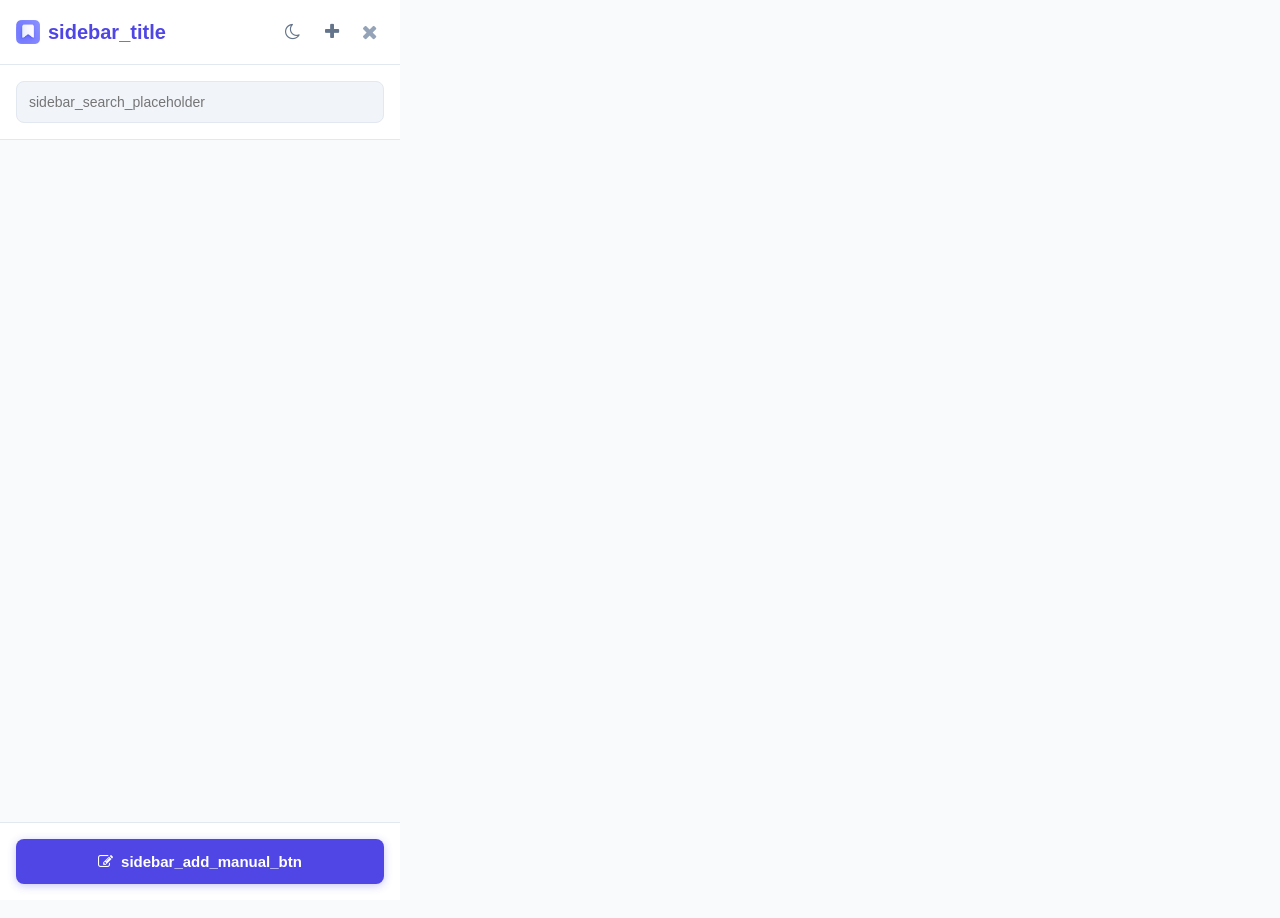
<file: sidebar.html>
<!DOCTYPE html>
<html lang="zh">
<head>
  <meta charset="UTF-8" />
  <meta name="viewport" content="width=device-width, initial-scale=1.0" />
  <link href="css/font-awesome.min.css" rel="stylesheet" />
  <link href="css/main.css" rel="stylesheet" />
  <link href="css/sidebar.css" rel="stylesheet" />
</head>
<body class="sidebar-body">
  <!-- 侧边栏头部 -->
  <header class="sidebar-header">
    <div class="sidebar-logo">
      <img src="icons/logo.png" data-i18n-attr="alt:sidebar_title" alt="书签白板" style="width: 24px; height: 24px;" />
      <span data-i18n="sidebar_title">书签白板</span>
    </div>
    <div class="sidebar-actions">
      <button id="sidebarThemeToggle" class="sidebar-icon-btn" data-i18n-attr="title:sidebar_theme_toggle" title="切换主题">
        <i class="fa fa-moon-o"></i>
      </button>
      <button id="sidebarAddBtn" class="sidebar-icon-btn" data-i18n-attr="title:sidebar_add_current" title="添加当前页面到书签">
        <i class="fa fa-plus"></i>
      </button>
      <button id="closeSidebar" class="sidebar-close" data-i18n-attr="title:close" title="关闭">
        <i class="fa fa-times"></i>
      </button>
    </div>
  </header>

  <!-- 搜索框 -->
  <div class="sidebar-search">
    <input type="text" id="sidebarSearch" data-i18n-attr="placeholder:sidebar_search_placeholder" placeholder="搜索书签..." />
  </div>

  <!-- 书签列表 -->
  <div id="sidebarBoard" class="sidebar-board">
  </div>

  <!-- 手动添加书签 -->
  <div class="sidebar-manual-add">
    <button id="sidebarManualAdd" class="sidebar-manual-btn">
      <i class="fa fa-edit"></i>
      <span data-i18n="sidebar_add_manual_btn">手动添加书签</span>
    </button>
  </div>

  <script src="js/modules/i18n.js"></script>
  <script src="js/ai-service.js"></script>
  <script src="js/sidebar.js"></script>
</body>
</html>
</file>
<file: website/css/style.css>
/* ====================================
   书签白板官网样式
   活泼插画风格 - 温暖亲和配色
   ==================================== */

/* CSS Variables - 科技风格配色系统 */
:root {
  /* 主色调 - 科技蓝 */
  --primary-50: #eff6ff;
  --primary-100: #dbeafe;
  --primary-200: #bfdbfe;
  --primary-300: #93c5fd;
  --primary-400: #60a5fa;
  --primary-500: #3b82f6;
  --primary-600: #2563eb;
  --primary-700: #1d4ed8;
  --primary-800: #1e40af;
  --primary-900: #1e3a8a;
  
  /* 辅助色 - 赛博青 */
  --secondary-400: #22d3ee;
  --secondary-500: #06b6d4;
  --secondary-600: #0891b2;
  
  /* 强调色 - 霓虹紫 */
  --accent-400: #a78bfa;
  --accent-500: #8b5cf6;
  --accent-600: #7c3aed;
  
  /* 中性色 - 深空灰 */
  --gray-50: #f8fafc;
  --gray-100: #f1f5f9;
  --gray-200: #e2e8f0;
  --gray-300: #cbd5e1;
  --gray-400: #94a3b8;
  --gray-500: #64748b;
  --gray-600: #475569;
  --gray-700: #334155;
  --gray-800: #1e293b;
  --gray-900: #0f172a;
  
  /* 科技渐变 */
  --gradient-primary: linear-gradient(135deg, #667eea 0%, #764ba2 100%);
  --gradient-secondary: linear-gradient(135deg, #06b6d4 0%, #3b82f6 100%);
  --gradient-accent: linear-gradient(135deg, #8b5cf6 0%, #06b6d4 100%);
  --gradient-dark: linear-gradient(135deg, #0f172a 0%, #1e293b 100%);
  --gradient-cyber: linear-gradient(135deg, #3b82f6 0%, #8b5cf6 50%, #06b6d4 100%);
  
  /* 阴影 - 科技感 */
  --shadow-sm: 0 1px 2px 0 rgba(0, 0, 0, 0.05);
  --shadow-md: 0 4px 6px -1px rgba(0, 0, 0, 0.1), 0 2px 4px -1px rgba(0, 0, 0, 0.06);
  --shadow-lg: 0 10px 15px -3px rgba(0, 0, 0, 0.1), 0 4px 6px -2px rgba(0, 0, 0, 0.05);
  --shadow-xl: 0 20px 25px -5px rgba(0, 0, 0, 0.1), 0 10px 10px -5px rgba(0, 0, 0, 0.04);
  --shadow-glow: 0 0 40px rgba(59, 130, 246, 0.4);
  --shadow-neon: 0 0 20px rgba(139, 92, 246, 0.5), 0 0 40px rgba(6, 182, 212, 0.3);
  
  /* 圆角 */
  --radius-sm: 8px;
  --radius-md: 12px;
  --radius-lg: 16px;
  --radius-xl: 24px;
  --radius-full: 9999px;
  
  /* 过渡 */
  --transition-fast: 150ms ease;
  --transition-base: 250ms ease;
  --transition-slow: 350ms ease;
  
  /* 字体 */
  --font-sans: 'Inter', 'Noto Sans SC', -apple-system, BlinkMacSystemFont, 'Segoe UI', sans-serif;
}

/* 基础样式重置 */
* {
  margin: 0;
  padding: 0;
  box-sizing: border-box;
}

html {
  scroll-behavior: smooth;
}

body {
  font-family: var(--font-sans);
  color: var(--gray-300);
  background-color: var(--gray-900);
  line-height: 1.6;
  overflow-x: hidden;
}

.container {
  max-width: 1200px;
  margin: 0 auto;
  padding: 0 24px;
}

/* ====================================
   导航栏
   ==================================== */
.navbar {
  position: fixed;
  top: 0;
  left: 0;
  right: 0;
  background: rgba(15, 23, 42, 0.95);
  backdrop-filter: blur(10px);
  border-bottom: 1px solid var(--gray-800);
  z-index: 1000;
  transition: var(--transition-base);
}

.navbar.scrolled {
  box-shadow: var(--shadow-md);
}

.nav-container {
  display: flex;
  align-items: center;
  justify-content: space-between;
  height: 72px;
}

.nav-brand {
  display: flex;
  align-items: center;
  gap: 12px;
  text-decoration: none;
}

.nav-logo {
  width: 40px;
  height: 40px;
  border-radius: var(--radius-md);
}

.nav-title {
  font-size: 1.5rem;
  font-weight: 700;
  background: var(--gradient-primary);
  -webkit-background-clip: text;
  -webkit-text-fill-color: transparent;
  background-clip: text;
}

.nav-menu {
  display: flex;
  align-items: center;
  gap: 32px;
}

.nav-link {
  color: var(--gray-300);
  text-decoration: none;
  font-weight: 500;
  font-size: 0.95rem;
  position: relative;
  transition: var(--transition-fast);
}

.nav-link::after {
  content: '';
  position: absolute;
  bottom: -4px;
  left: 0;
  width: 0;
  height: 2px;
  background: var(--gradient-primary);
  transition: var(--transition-base);
}

.nav-link:hover {
  color: var(--primary-600);
}

.nav-link:hover::after {
  width: 100%;
}

.nav-actions {
  display: flex;
  align-items: center;
  gap: 16px;
}

/* 语言切换器 - 苹果风格滑块 */
.lang-switcher {
  position: relative;
  display: inline-flex;
  align-items: center;
  padding: 3px;
  background: rgba(255, 255, 255, 0.08);
  border: 1px solid rgba(255, 255, 255, 0.15);
  border-radius: 24px;
  cursor: pointer;
  transition: all 0.3s cubic-bezier(0.4, 0, 0.2, 1);
  user-select: none;
}

.lang-switcher:hover {
  background: rgba(255, 255, 255, 0.12);
  border-color: rgba(255, 255, 255, 0.25);
  box-shadow: 0 0 20px rgba(99, 102, 241, 0.2);
}

/* 滑块背景 */
.lang-slider-bg {
  position: absolute;
  top: 3px;
  left: 3px;
  width: calc(50% - 3px);
  height: calc(100% - 6px);
  background: linear-gradient(135deg, #667eea 0%, #764ba2 100%);
  border-radius: 20px;
  transition: transform 0.4s cubic-bezier(0.34, 1.56, 0.64, 1);
  box-shadow: 0 2px 8px rgba(102, 126, 234, 0.4);
  z-index: 1;
}

/* 滑块在 EN 位置 */
.lang-switcher[data-active="en"] .lang-slider-bg {
  transform: translateX(100%);
}

.lang-btn {
  position: relative;
  background: none;
  border: none;
  color: rgba(255, 255, 255, 0.6);
  font-weight: 600;
  font-size: 0.85rem;
  padding: 6px 16px;
  cursor: pointer;
  border-radius: 20px;
  transition: all 0.3s cubic-bezier(0.4, 0, 0.2, 1);
  letter-spacing: 0.8px;
  z-index: 2;
  min-width: 44px;
  text-align: center;
}

.lang-btn:hover {
  color: rgba(255, 255, 255, 0.9);
}

.lang-btn.active {
  color: white;
  text-shadow: 0 1px 2px rgba(0, 0, 0, 0.2);
}

/* 添加点击波纹效果 */
.lang-switcher::after {
  content: '';
  position: absolute;
  top: 50%;
  left: 50%;
  width: 0;
  height: 0;
  border-radius: 50%;
  background: rgba(255, 255, 255, 0.3);
  transform: translate(-50%, -50%);
  transition: width 0.6s, height 0.6s;
  pointer-events: none;
  z-index: 0;
}

.lang-switcher:active::after {
  width: 200px;
  height: 200px;
}

/* 移动端菜单按钮 */
.mobile-menu-toggle {
  display: none;
  flex-direction: column;
  gap: 5px;
  background: none;
  border: none;
  cursor: pointer;
  padding: 8px;
}

.mobile-menu-toggle span {
  width: 24px;
  height: 2px;
  background: var(--gray-300);
  transition: var(--transition-base);
}

/* ====================================
   按钮样式
   ==================================== */
.btn {
  display: inline-flex;
  align-items: center;
  gap: 8px;
  padding: 12px 24px;
  font-weight: 600;
  font-size: 1rem;
  border-radius: var(--radius-md);
  text-decoration: none;
  transition: var(--transition-base);
  cursor: pointer;
  border: none;
}

.btn-sm {
  padding: 8px 16px;
  font-size: 0.875rem;
}

.btn-lg {
  padding: 16px 32px;
  font-size: 1.125rem;
}

.btn-primary {
  background: var(--gradient-primary);
  color: white;
  box-shadow: var(--shadow-md);
}

.btn-primary:hover {
  transform: translateY(-2px);
  box-shadow: var(--shadow-xl);
}

.btn-outline {
  background: transparent;
  color: white;
  border: 2px solid rgba(255, 255, 255, 0.3);
}

.btn-outline:hover {
  border-color: white;
  background: rgba(255, 255, 255, 0.1);
  color: white;
  transform: translateY(-2px);
}

.btn-icon {
  flex-shrink: 0;
}

/* ====================================
   Hero 区域 - 深色科技风
   ==================================== */
.hero {
  padding: 140px 0 100px;
  position: relative;
  overflow: hidden;
  background: linear-gradient(180deg, var(--gray-900) 0%, var(--gray-800) 100%);
  color: white;
}

.hero-container {
  display: grid;
  grid-template-columns: 1fr 1fr;
  gap: 60px;
  align-items: center;
}

.hero-content {
  z-index: 2;
}

.hero-title {
  font-size: 3.5rem;
  font-weight: 900;
  line-height: 1.2;
  margin-bottom: 24px;
}

.gradient-text {
  background: var(--gradient-primary);
  -webkit-background-clip: text;
  -webkit-text-fill-color: transparent;
  background-clip: text;
}

.hero-subtitle-main {
  font-size: 2rem;
  font-weight: 700;
  color: white;
}

.hero-description {
  font-size: 1.25rem;
  color: var(--gray-300);
  margin-bottom: 32px;
  line-height: 1.8;
}

.hero-actions {
  display: flex;
  gap: 16px;
  margin-bottom: 48px;
  flex-wrap: wrap;
}

.hero-stats {
  display: flex;
  align-items: center;
  gap: 24px;
}

.stat-item {
  text-align: center;
}

.stat-number {
  font-size: 2rem;
  font-weight: 800;
  background: var(--gradient-cyber);
  -webkit-background-clip: text;
  -webkit-text-fill-color: transparent;
  background-clip: text;
}

.stat-label {
  font-size: 0.875rem;
  color: var(--gray-400);
  font-weight: 500;
}

.stat-divider {
  width: 1px;
  height: 40px;
  background: var(--gray-300);
}

/* Hero 视觉区域 */
.hero-visual {
  position: relative;
  z-index: 2;
}

.hero-mockup {
  perspective: 1000px;
}

.mockup-window {
  background: var(--gray-800);
  border-radius: var(--radius-lg);
  box-shadow: var(--shadow-xl);
  overflow: hidden;
  transform: rotateY(-5deg) rotateX(5deg);
  transition: var(--transition-slow);
  border: 1px solid var(--gray-700);
}

.mockup-window:hover {
  transform: rotateY(0deg) rotateX(0deg);
}

.mockup-header {
  background: var(--gray-900);
  padding: 12px 16px;
  display: flex;
  align-items: center;
  gap: 12px;
  border-bottom: 1px solid var(--gray-700);
}

.mockup-dots {
  display: flex;
  gap: 8px;
}

.mockup-dots span {
  width: 12px;
  height: 12px;
  border-radius: 50%;
  background: var(--gray-300);
}

.mockup-dots span:nth-child(1) {
  background: #ff5f56;
}

.mockup-dots span:nth-child(2) {
  background: #ffbd2e;
}

.mockup-dots span:nth-child(3) {
  background: #27ca40;
}

.mockup-title {
  font-size: 0.875rem;
  color: var(--gray-300);
  font-weight: 500;
}

.mockup-content {
  padding: 32px;
}

.mockup-grid {
  display: grid;
  grid-template-columns: repeat(2, 1fr);
  gap: 16px;
}

.mockup-card {
  background: var(--gray-700);
  border: 2px solid var(--gray-600);
  border-radius: var(--radius-md);
  padding: 24px;
  text-align: center;
  transition: var(--transition-base);
}

.mockup-card:hover {
  border-color: var(--primary-400);
  transform: translateY(-4px);
  box-shadow: var(--shadow-lg);
}

.card-icon {
  font-size: 2.5rem;
  margin-bottom: 8px;
  height: 50px;
  width: 50px;
  display: inline-flex;
  align-items: center;
  justify-content: center;
  margin: 0 auto 8px;
}

.card-icon svg {
  width: 32px;
  height: 32px;
  stroke: #9a83d0;
}

.card-text {
  font-size: 0.875rem;
  color: var(--gray-300);
  font-weight: 600;
}

/* 浮动装饰元素 - 科技粒子 */
.floating-element {
  position: absolute;
  width: 4px;
  height: 4px;
  background: var(--primary-400);
  border-radius: 50%;
  box-shadow: 0 0 10px var(--primary-400), 0 0 20px var(--primary-400);
  animation: float 6s ease-in-out infinite;
  z-index: 1;
}

.float-1 {
  top: 20%;
  right: 15%;
  animation-delay: 0s;
  width: 6px;
  height: 6px;
}

.float-2 {
  bottom: 30%;
  right: 10%;
  animation-delay: 2s;
  width: 4px;
  height: 4px;
  background: var(--accent-400);
  box-shadow: 0 0 10px var(--accent-400), 0 0 20px var(--accent-400);
}

.float-3 {
  top: 60%;
  right: 20%;
  animation-delay: 4s;
  width: 5px;
  height: 5px;
  background: var(--secondary-400);
  box-shadow: 0 0 10px var(--secondary-400), 0 0 20px var(--secondary-400);
}

@keyframes float {
  0%, 100% {
    transform: translateY(0) translateX(0);
    opacity: 0.3;
  }
  25% {
    transform: translateY(-20px) translateX(10px);
    opacity: 0.8;
  }
  50% {
    transform: translateY(-10px) translateX(-10px);
    opacity: 0.5;
  }
  75% {
    transform: translateY(-30px) translateX(5px);
    opacity: 0.9;
  }
}

/* 背景装饰 - 科技网格 */
.hero-bg-decoration {
  position: absolute;
  top: 0;
  left: 0;
  right: 0;
  bottom: 0;
  pointer-events: none;
  z-index: 0;
  background-image: 
    radial-gradient(circle at 25% 25%, rgba(59, 130, 246, 0.1) 0%, transparent 50%),
    radial-gradient(circle at 75% 75%, rgba(139, 92, 246, 0.1) 0%, transparent 50%);
}

.gradient-circle {
  position: absolute;
  border-radius: 50%;
  filter: blur(80px);
  opacity: 0.15;
}

.circle-1 {
  width: 500px;
  height: 500px;
  background: var(--gradient-secondary);
  top: -150px;
  right: -100px;
  animation: pulse 4s ease-in-out infinite;
}

.circle-2 {
  width: 400px;
  height: 400px;
  background: var(--gradient-accent);
  bottom: -100px;
  left: -100px;
  animation: pulse 4s ease-in-out infinite 1s;
}

.circle-3 {
  width: 300px;
  height: 300px;
  background: var(--gradient-cyber);
  top: 50%;
  left: 50%;
  transform: translate(-50%, -50%);
  animation: pulse 4s ease-in-out infinite 2s;
}

@keyframes pulse {
  0%, 100% {
    opacity: 0.15;
    transform: scale(1);
  }
  50% {
    opacity: 0.25;
    transform: scale(1.1);
  }
}

/* ====================================
   通用 Section 样式
   ==================================== */
section {
  padding: 100px 0;
}

.section-header {
  text-align: center;
  margin-bottom: 64px;
}

.section-title {
  font-size: 2.5rem;
  font-weight: 800;
  color: #2663eb;
  margin-bottom: 16px;
  -webkit-text-fill-color: transparent;
  background: var(--gradient-cyber);
  background-clip: text;
  -webkit-background-clip: text;
}

.section-subtitle {
  font-size: 1.125rem;
  color: var(--gray-500);
  font-weight: 500;
}

/* ====================================
   核心特性区 - 深色科技卡片
   ==================================== */
.features {
  background: var(--gray-900);
}

.features-grid {
  display: grid;
  grid-template-columns: repeat(3, 1fr);
  gap: 32px;
}

.feature-card {
  background: var(--gray-800);
  border: 1px solid var(--gray-700);
  border-radius: var(--radius-lg);
  padding: 40px 32px;
  text-align: center;
  transition: var(--transition-base);
  position: relative;
  overflow: hidden;
}

.feature-card::before {
  content: '';
  position: absolute;
  top: 0;
  left: 0;
  right: 0;
  height: 3px;
  background: var(--gradient-cyber);
  transform: scaleX(0);
  transition: transform 0.3s ease;
}

.feature-card:hover {
  border-color: var(--primary-400);
  transform: translateY(-8px);
  box-shadow: var(--shadow-neon);
}

.feature-card:hover::before {
  transform: scaleX(1);
}

.feature-icon {
  font-size: 3rem;
  margin-bottom: 24px;
  height: 80px;
  width: 80px;
  display: inline-flex;
  align-items: center;
  justify-content: center;
  background: linear-gradient(135deg, rgba(59, 130, 246, 0.1) 0%, rgba(139, 92, 246, 0.1) 100%);
  border-radius: var(--radius-lg);
  border: 1px solid var(--gray-700);
}

.feature-icon svg {
  width: 40px;
  height: 40px;
  stroke: #9a83d0;
}

.feature-title {
  font-size: 1.5rem;
  font-weight: 700;
  color: white;
  margin-bottom: 12px;
}

.feature-description {
  color: var(--gray-400);
  line-height: 1.7;
}

/* ====================================
   使用场景区 - 深色背景
   ==================================== */
.use-cases {
  background: var(--gray-900);
  color: white;
}

.use-cases .section-subtitle {
  color: var(--gray-400);
}

.use-case-card {
  background: var(--gray-800);
  border: 1px solid var(--gray-700);
  border-radius: var(--radius-lg);
  padding: 40px 32px;
  text-align: center;
  transition: var(--transition-base);
  position: relative;
  overflow: hidden;
  color: white;
}

.use-case-card::before {
  content: '';
  position: absolute;
  top: 0;
  left: 0;
  right: 0;
  height: 3px;
  background: var(--gradient-cyber);
  transform: scaleX(0);
  transition: transform 0.3s ease;
}

.use-case-card:hover {
  border-color: var(--primary-400);
  transform: translateY(-8px);
  box-shadow: var(--shadow-neon);
}

.use-case-card:hover::before {
  transform: scaleX(1);
}

.use-case-title {
  color: white;
}

.use-case-description {
  color: var(--gray-300);
}

.use-case-list li {
  color: var(--gray-300);
}

.use-cases-grid {
  display: grid;
  grid-template-columns: repeat(2, 1fr);
  gap: 32px;
}

.use-case-card {
  background: var(--gray-800);
  border: 1px solid var(--gray-700);
  border-radius: var(--radius-lg);
  padding: 40px 32px;
  text-align: center;
  transition: var(--transition-base);
  position: relative;
  overflow: hidden;
  color: white;
}

.use-case-card::before {
  content: '';
  position: absolute;
  top: 0;
  left: 0;
  right: 0;
  height: 3px;
  background: var(--gradient-cyber);
  transform: scaleX(0);
  transition: transform 0.3s ease;
}

.use-case-card:hover {
  border-color: var(--primary-400);
  transform: translateY(-8px);
  box-shadow: var(--shadow-neon);
}

.use-case-card:hover::before {
  transform: scaleX(1);
}

.use-case-icon {
  font-size: 3rem;
  margin-bottom: 24px;
  height: 80px;
  width: 80px;
  display: inline-flex;
  align-items: center;
  justify-content: center;
  background: linear-gradient(135deg, rgba(59, 130, 246, 0.1) 0%, rgba(139, 92, 246, 0.1) 100%);
  border-radius: var(--radius-lg);
  border: 1px solid var(--gray-700);
}

.use-case-icon svg {
  width: 40px;
  height: 40px;
  stroke: #9a83d0;
}

.use-case-title {
  font-size: 1.5rem;
  font-weight: 700;
  color: white;
  margin-bottom: 12px;
}

.use-case-description {
  color: var(--gray-400);
  margin-bottom: 20px;
  line-height: 1.7;
}

.use-case-list {
  list-style: none;
  padding: 0;
  text-align: left;
  display: inline-block;
}

.use-case-list li {
  color: var(--gray-400);
  padding: 8px 0;
  font-weight: 500;
}

/* ====================================
   安装引导区 - 深色背景
   ==================================== */
.install {
  background: var(--gray-800);
  color: white;
}

.install .section-title {
  color: #7450a9;
  -webkit-text-fill-color: transparent;
  background: var(--gradient-cyber);
  background-clip: text;
  -webkit-background-clip: text;
}

.install .section-subtitle {
  color: var(--gray-400);
}

.step-title {
  color: white;
}

.step-description {
  color: var(--gray-300);
}

.install-steps {
  display: grid;
  grid-template-columns: repeat(3, 1fr);
  gap: 40px;
  margin-bottom: 64px;
}

.install-step {
  display: flex;
  gap: 20px;
  align-items: flex-start;
}

.step-number {
  width: 60px;
  height: 60px;
  background: var(--gradient-primary);
  color: white;
  font-size: 1.75rem;
  font-weight: 800;
  border-radius: 50%;
  display: flex;
  align-items: center;
  justify-content: center;
  flex-shrink: 0;
  box-shadow: var(--shadow-lg);
}

.step-content {
  flex: 1;
}

.step-title {
  font-size: 1.375rem;
  font-weight: 700;
  color: white;
  margin-bottom: 8px;
}

.step-description {
  color: var(--gray-400);
  line-height: 1.7;
}

.install-actions {
  display: flex;
  justify-content: center;
  gap: 20px;
  flex-wrap: wrap;
}

/* ====================================
   技术架构区 - 深色背景
   ==================================== */
.tech-stack {
  background: var(--gray-900);
  color: white;
}

.tech-stack .section-title {
  color: #2663eb;
  -webkit-text-fill-color: transparent;
  background: var(--gradient-cyber);
  background-clip: text;
  -webkit-background-clip: text;
}

.tech-stack .section-subtitle {
  color: var(--gray-400);
}

.tech-item {
  background: var(--gray-800);
  border-color: var(--gray-700);
  color: white;
}

.tech-item:hover {
  border-color: var(--primary-400);
}

.tech-name {
  color: white;
}

.tech-desc {
  color: var(--gray-300);
}

.tech-grid {
  display: grid;
  grid-template-columns: repeat(3, 1fr);
  gap: 32px;
}

.tech-item {
  background: var(--gray-800);
  border-radius: var(--radius-lg);
  padding: 32px;
  text-align: center;
  box-shadow: var(--shadow-md);
  transition: var(--transition-base);
  border: 1px solid var(--gray-700);
}

.tech-item:hover {
  transform: translateY(-8px);
  box-shadow: var(--shadow-neon);
  border-color: var(--primary-400);
}

.tech-icon {
  font-size: 3rem;
  margin-bottom: 16px;
  height: 70px;
  width: 70px;
  display: inline-flex;
  align-items: center;
  justify-content: center;
  background: linear-gradient(135deg, rgba(59, 130, 246, 0.1) 0%, rgba(139, 92, 246, 0.1) 100%);
  border-radius: var(--radius-lg);
  border: 1px solid var(--gray-700);
  margin: 0 auto 16px;
}

.tech-icon svg {
  width: 36px;
  height: 36px;
  stroke: #9a83d0;
}

.tech-name {
  font-size: 1.25rem;
  font-weight: 700;
  color: white;
  margin-bottom: 8px;
}

.tech-desc {
  color: var(--gray-400);
  font-size: 0.95rem;
}

/* ====================================
   页脚 - 更深色
   ==================================== */
.footer {
  background: var(--gray-950, #0a0f1a);
  color: white;
  padding: 60px 0 30px;
  border-top: 1px solid var(--gray-800);
}

.footer-content {
  display: grid;
  grid-template-columns: repeat(3, 1fr);
  gap: 48px;
  margin-bottom: 48px;
}

.footer-title {
  font-size: 1.125rem;
  font-weight: 700;
  margin-bottom: 20px;
  color: white;
}

.footer-links {
  list-style: none;
}

.footer-links li {
  margin-bottom: 12px;
}

.footer-links a {
  color: var(--gray-300);
  text-decoration: none;
  transition: var(--transition-fast);
}

.footer-links a:hover {
  color: white;
}

.footer-license {
  color: var(--gray-300);
  line-height: 1.7;
}

.footer-license a {
  color: var(--primary-400);
  text-decoration: none;
}

.footer-license a:hover {
  text-decoration: underline;
}

.footer-bottom {
  border-top: 1px solid var(--gray-700);
  padding-top: 30px;
  text-align: center;
}

.footer-bottom p {
  color: var(--gray-400);
  margin-bottom: 8px;
}

.footer-made-with {
  font-size: 0.875rem;
  color: var(--gray-500);
}

/* ====================================
   淡入动画
   ==================================== */
.fade-in {
  opacity: 0;
  transform: translateY(30px);
  transition: opacity 0.6s ease, transform 0.6s ease;
}

.fade-in.visible {
  opacity: 1;
  transform: translateY(0);
}

/* ====================================
   响应式设计
   ==================================== */

/* 平板 */
@media (max-width: 1024px) {
  .hero-container {
    grid-template-columns: 1fr;
    gap: 40px;
  }
  
  .hero-title {
    font-size: 2.75rem;
  }
  
  .hero-subtitle-main {
    font-size: 1.75rem;
  }
  
  .features-grid,
  .tech-grid {
    grid-template-columns: repeat(2, 1fr);
  }
  
  .use-cases-grid {
    grid-template-columns: 1fr;
  }
  
  .install-steps {
    grid-template-columns: 1fr;
    gap: 32px;
  }
  
  .footer-content {
    grid-template-columns: 1fr;
    gap: 32px;
  }
}

/* 手机 */
@media (max-width: 768px) {
  /* 移动端隐藏导航栏标题，只保留logo */
  .nav-title {
    display: none;
  }
  
  .nav-menu {
    position: fixed;
    top: 72px;
    left: 0;
    right: 0;
    background: var(--gray-900);
    flex-direction: column;
    padding: 24px;
    gap: 20px;
    box-shadow: var(--shadow-lg);
    border-bottom: 1px solid var(--gray-800);
    transform: translateY(-100%);
    opacity: 0;
    visibility: hidden;
    transition: var(--transition-base);
  }
  
  .nav-menu.active {
    transform: translateY(0);
    opacity: 1;
    visibility: visible;
  }
  
  .mobile-menu-toggle {
    display: flex;
  }
  
  .hero {
    padding: 120px 0 60px;
  }
  
  .hero-title {
    font-size: 2rem;
  }
  
  .hero-subtitle-main {
    font-size: 1.5rem;
  }
  
  .hero-description {
    font-size: 1rem;
  }
  
  .hero-actions {
    flex-direction: column;
  }
  
  .hero-stats {
    flex-wrap: wrap;
    gap: 16px;
  }
  
  .stat-divider {
    display: none;
  }
  
  .features-grid,
  .tech-grid {
    grid-template-columns: 1fr;
  }
  
  .section-title {
    font-size: 2rem;
    -webkit-text-fill-color: transparent;
    background: var(--gradient-cyber);
    background-clip: text;
    -webkit-background-clip: text;
    color: white;
  }
  
  section {
    padding: 60px 0;
  }
  
  .mockup-window {
    transform: none;
  }
  
  .floating-element {
    display: none;
  }
}
</file>
<file: css/main.css>
/* ========================================
   书签白板 - 主样式文件
   使用原生 CSS + CSS 变量，无框架依赖
   ======================================== */

/* ========== CSS 变量定义 ========== */
:root {
  /* 主色调 */
  --primary: #4F46E5;
  --primary-hover: #4338CA;
  --primary-dark: #3730A3;
  --secondary: #10B981;
  --accent: #F59E0B;
  
  /* 浅色模式 */
  --bg-primary: #F8FAFC;
  --bg-secondary: #F1F5F9;
  --bg-card: #FFFFFF;
  --bg-glass: rgba(255, 255, 255, 0.6);
  --text-primary: #1E293B;
  --text-secondary: #64748B;
  --text-muted: #94A3B8;
  --border-color: #E2E8F0;
  --shadow-sm: 0 1px 2px rgba(0, 0, 0, 0.05);
  --shadow-md: 0 4px 6px -1px rgba(0, 0, 0, 0.1);
  --shadow-lg: 0 10px 15px -3px rgba(0, 0, 0, 0.1);
}

/* 深色模式 */
.dark {
  --bg-primary: #0F172A;
  --bg-secondary: #1E293B;
  --bg-card: #1E293B;
  --bg-glass: rgba(30, 41, 59, 0.6);
  --text-primary: #F1F5F9;
  --text-secondary: #94A3B8;
  --text-muted: #64748B;
  --border-color: #334155;
  --shadow-sm: 0 1px 2px rgba(0, 0, 0, 0.3);
  --shadow-md: 0 4px 6px -1px rgba(0, 0, 0, 0.4);
  --shadow-lg: 0 10px 15px -3px rgba(0, 0, 0, 0.5);
  --primary-dark: #3730A3;
}

/* ========== Reset & Base ========== */
*, *::before, *::after {
  box-sizing: border-box;
  margin: 0;
  padding: 0;
}

html {
  font-size: 16px;
  -webkit-text-size-adjust: 100%;
}

body {
  font-family: -apple-system, BlinkMacSystemFont, "Segoe UI", Roboto, "Helvetica Neue", Arial, sans-serif;
  background: linear-gradient(135deg, var(--bg-primary) 0%, var(--bg-secondary) 100%);
  color: var(--text-primary);
  line-height: 1.5;
  min-height: 100vh;
  overflow-y: scroll; /* 防止滚动条抖动 */
  transition: background 0.3s ease, color 0.3s ease;
}

/* ========== 布局容器 ========== */
.container {
  max-width: 1400px;
  margin: 0 auto;
  padding: 0 1rem;
}

/* ========== 顶部导航栏 ========== */
.header {
  position: sticky;
  top: 0;
  z-index: 50;
  background: var(--bg-glass);
  backdrop-filter: blur(12px);
  border-bottom: 1px solid var(--border-color);
  box-shadow: var(--shadow-sm);
  transition: all 0.3s ease;
}

.header-inner {
  display: flex;
  align-items: center;
  justify-content: space-between;
  padding: 0.75rem 1rem;
}

.logo {
  display: flex;
  align-items: center;
  gap: 0.75rem;
}

.logo-icon {
  width: 40px;
  height: 40px;
  object-fit: contain;
}

.logo-content {
  display: flex;
  flex-direction: column;
  gap: 0.125rem;
}

.logo-text {
  font-size: 1.5rem;
  font-weight: 700;
  background: linear-gradient(135deg, var(--primary), var(--secondary));
  -webkit-background-clip: text;
  -webkit-text-fill-color: transparent;
  background-clip: text;
  margin: 0;
  line-height: 1.2;
}

.logo-version {
  display: inline-block;
  font-size: 0.75rem;
  font-weight: 500;
  padding: 0.25rem 0.625rem;
  background: rgba(79, 70, 229, 0.12);
  color: var(--primary);
  border-radius: 9999px;
  vertical-align: middle;
  margin-left: 0.5rem;
}

.logo-subtitle {
  font-size: 0.75rem;
  color: var(--text-secondary);
  margin: 0;
  font-weight: 400;
}

.header-actions {
  display: flex;
  align-items: center;
  gap: 0.75rem;
}

/* 搜索框 */
.search-box {
  position: relative;
  display: none;
  align-items: center;
}

@media (min-width: 768px) {
  .search-box {
    display: flex;
  }
}

.search-icon {
  position: absolute;
  left: 0.75rem;
  top: 50%;
  transform: translateY(-50%);
  color: var(--text-muted);
  font-size: 0.875rem;
  pointer-events: none;
  z-index: 1;
}

.search-input {
  width: 18rem;
  padding: 0.5rem 2.25rem 0.5rem 2.25rem;
  border: none;
  border-radius: 9999px;
  background: var(--bg-secondary);
  color: var(--text-primary);
  font-size: 0.875rem;
  outline: none;
  transition: all 0.3s ease;
}

.search-clear-btn {
  position: absolute;
  right: 0.5rem;
  top: 50%;
  transform: translateY(-50%);
  background: none;
  border: none;
  color: var(--text-muted);
  cursor: pointer;
  padding: 0.25rem;
  border-radius: 50%;
  font-size: 0.75rem;
  line-height: 1;
  transition: all 0.2s;
  z-index: 1;
}

.search-clear-btn:hover {
  color: var(--text-primary);
  background: var(--bg-hover);
}

@media (min-width: 1024px) {
  .search-input {
    width: 24rem;
  }
}

.search-input:focus {
  box-shadow: 0 0 0 2px rgba(79, 70, 229, 0.3), 0 0 20px rgba(79, 70, 229, 0.2);
  animation: searchPulse 2s ease-in-out infinite;
}

@keyframes searchPulse {
  0%, 100% {
    box-shadow: 0 0 0 2px rgba(79, 70, 229, 0.3), 0 0 20px rgba(79, 70, 229, 0.2);
  }
  50% {
    box-shadow: 0 0 0 2px rgba(79, 70, 229, 0.5), 0 0 28px rgba(79, 70, 229, 0.35);
  }
}

.search-icon-btn {
  padding: 0.625rem;
  border-radius: 50%;
  background: transparent;
  color: var(--text-secondary);
  border: 1.5px solid var(--border-color);
  cursor: pointer;
  transition: all 0.25s cubic-bezier(0.4, 0, 0.2, 1);
  display: none; /* 默认隐藏，只在移动端显示 */
  width: 2.5rem;
  height: 2.5rem;
  flex-shrink: 0;
}

@media (max-width: 767px) {
  .search-icon-btn {
    display: flex;
    align-items: center;
    justify-content: center;
  }
}

.search-icon-btn:hover {
  background: var(--bg-secondary);
  color: var(--primary);
  border-color: var(--primary);
  transform: scale(1.05);
  box-shadow: 0 2px 8px rgba(79, 70, 229, 0.15);
}

.search-icon-btn:active {
  transform: scale(0.95);
}

/* 分组筛选区 */
.groups-filter {
  display: flex;
  align-items: center;
  padding: 0.75rem 0;
  border-bottom: 1px solid var(--border-color);
  margin-bottom: 1rem;
  min-height: 3.5rem;
}

.groups-wrapper {
  display: flex;
  align-items: center;
  flex: 1;
  flex-wrap: wrap;  /* 允许换行 */
}

.groups-container {
  display: flex;
  flex-wrap: wrap;  /* 允许换行 */
  gap: 0.5rem;  /* 统一间距 */
  padding-bottom: 0.25rem;
  align-items: center;
}

.group-tab {
  display: flex;
  align-items: center;
  gap: 0.375rem;
  padding: 0.5rem 1rem;
  background: var(--bg-secondary);
  border: 1px solid var(--border-color);
  border-radius: 9999px;
  color: var(--text-secondary);
  font-size: 0.8125rem;
  font-weight: 500;
  cursor: pointer;
  transition: all 0.2s;
  white-space: nowrap;
  flex-shrink: 0;
  user-select: none;
  -webkit-user-select: none;
  -moz-user-select: none;
  -ms-user-select: none;
}

.group-tab:hover {
  background: var(--bg-card);
  border-color: var(--primary);
  color: var(--primary);
}

.group-tab.active {
  background: var(--primary);
  border-color: var(--primary);
  color: white;
}

.group-tab i {
  font-size: 0.875rem;
}

/* 固定分组样式（全部分组、置顶、最近） */
.group-tab-fixed {
  font-weight: 600;
}

.group-tab-fixed .tab-count {
  display: inline-flex;
  align-items: center;
  justify-content: center;
  min-width: 1.25rem;
  height: 1.25rem;
  padding: 0 0.375rem;
  background: rgba(79, 70, 229, 0.15);
  color: var(--primary);
  border-radius: 9999px;
  font-size: 0.6875rem;
  font-weight: 600;
  line-height: 1;
  margin-left: 0.125rem;
}

.group-tab-fixed.active .tab-count {
  background: rgba(255, 255, 255, 0.25);
  color: white;
}

/* 固定分组与自定义分组之间的分隔线 */
.group-tab-divider {
  display: inline-block;
  width: 1px;
  height: 1.5rem;
  background: var(--border-color);
  margin: 0 0.25rem;
  flex-shrink: 0;
  align-self: center;
}

/* 分组数量角标 */
.group-count {
  display: inline-flex;
  align-items: center;
  justify-content: center;
  min-width: 1.25rem;
  height: 1.25rem;
  padding: 0 0.375rem;
  background: rgba(79, 70, 229, 0.15);
  color: var(--primary);
  border-radius: 9999px;
  font-size: 0.6875rem;
  font-weight: 600;
  line-height: 1;
  margin-left: 0.25rem;
}

.group-tab.active .group-count {
  background: rgba(255, 255, 255, 0.25);
  color: white;
}

.add-group-btn {
  width: 2.25rem;
  height: 2.25rem;
  border-radius: 50%;
  background: var(--bg-secondary);
  border: 1px dashed var(--border-color);
  color: var(--text-secondary);
  cursor: pointer;
  display: flex;
  align-items: center;
  justify-content: center;
  transition: all 0.2s;
  flex-shrink: 0;
}

.add-group-btn:hover {
  background: var(--primary);
  border-color: var(--primary);
  color: white;
  transform: scale(1.1);
}

.icon-btn {
  padding: 0.625rem;
  border-radius: 50%;
  background: transparent;
  color: var(--text-secondary);
  border: 1.5px solid var(--border-color);
  cursor: pointer;
  transition: all 0.25s cubic-bezier(0.4, 0, 0.2, 1);
  position: relative;
  display: flex;
  align-items: center;
  justify-content: center;
  width: 2.5rem;
  height: 2.5rem;
}

.icon-btn:hover {
  background: var(--bg-secondary);
  color: var(--primary);
  border-color: var(--primary);
  transform: scale(1.05);
  box-shadow: 0 2px 8px rgba(79, 70, 229, 0.15);
}

.icon-btn:active {
  transform: scale(0.95);
}

.badge {
  position: absolute;
  top: -0.25rem;
  right: -0.25rem;
  width: 1.25rem;
  height: 1.25rem;
  background: var(--accent);
  color: white;
  font-size: 0.75rem;
  border-radius: 9999px;
  display: flex;
  align-items: center;
  justify-content: center;
  opacity: 0;
  transition: opacity 0.2s ease;
}

.badge.show {
  opacity: 1;
}

/* 移动端搜索框 */
.mobile-search {
  display: none;
  padding: 1.5rem 1rem 0.6rem;  /* 顶部1.5rem，底部0.6rem */
}

.mobile-search.show {
  display: block;
}

.mobile-search input {
  width: 100%;
  padding: 0.75rem 1rem 0.75rem 2.5rem;  /* 增高搜索框 */
  min-height: 3rem;  /* 最小高度 */
  border: none;
  border-radius: 9999px;
  background: var(--bg-secondary);
  color: var(--text-primary);
  font-size: 0.9375rem;  /* 稍微大一点的字 */
  outline: none;
}

/* ========== 主内容区 ========== */
.main {
  padding: 0.8rem 0;
}

/* 提示栏 */
.tip-bar {
  display: flex;
  align-items: center;
  gap: 0.75rem;
  padding: 1rem;
  margin-bottom: 1.5rem;
  background: rgba(79, 70, 229, 0.1);
  border: 1px solid rgba(79, 70, 229, 0.2);
  border-radius: 0.75rem;
  font-size: 0.875rem;
}

.tip-icon {
  color: var(--primary);
  flex-shrink: 0;
}

.tip-text {
  flex: 1;
}

.tip-close {
  padding: 0.375rem;
  border-radius: 50%;
  background: transparent;
  border: none;
  color: var(--text-muted);
  cursor: pointer;
  transition: all 0.25s cubic-bezier(0.4, 0, 0.2, 1);
  display: flex;
  align-items: center;
  justify-content: center;
  width: 1.75rem;
  height: 1.75rem;
  flex-shrink: 0;
  outline: none;
}

.tip-close:hover {
  color: #EF4444;
  background: rgba(239, 68, 68, 0.1);
  transform: rotate(90deg);
}

/* 排序栏 */
.sort-bar {
  display: flex;
  align-items: center;
  justify-content: flex-start;
  padding: 0.75rem 0;
  margin-bottom: 0.5rem;
}

.sort-controls {
  display: flex;
  align-items: center;
  gap: 0.25rem;
  flex-shrink: 0;
}

.sort-label {
  font-size: 0.8125rem;
  color: var(--text-secondary);
  font-weight: 500;
  user-select: none;
  -webkit-user-select: none;
  -moz-user-select: none;
  -ms-user-select: none;
}

.sort-select {
  height: 2.25rem;
  padding: 0 1.75rem 0 0.75rem;
  border: none;
  border-radius: 9999px;
  background: var(--bg-secondary);
  color: var(--text-primary);
  font-size: 0.875rem;
  cursor: pointer;
  transition: all 0.3s ease;
  outline: none;
  appearance: none;
  -webkit-appearance: none;
  background-image: url("data:image/svg+xml,%3Csvg xmlns='http://www.w3.org/2000/svg' viewBox='0 0 12 8'%3E%3Cpath d='M1 1l5 5 5-5' stroke='%2394a3b8' stroke-width='1.5' fill='none' stroke-linecap='round'/%3E%3C/svg%3E");
  background-repeat: no-repeat;
  background-position: right 0.625rem center;
  background-size: 0.625rem;
}

.sort-select:focus {
  box-shadow: 0 0 0 2px rgba(79, 70, 229, 0.3);
}

/* 批量操作栏 */
.batch-bar {
  display: none;
  align-items: center;
  gap: 1rem;
  padding: 1rem;
  margin-bottom: 1.5rem;
  background: var(--bg-secondary);
  border: 1px solid var(--border-color);
  border-radius: 0.5rem;
}

/* 分区展示 */
.bookmark-section {
  margin-bottom: 2rem;
}

.bookmark-section.hidden {
  display: none;
}

.section-header {
  display: flex;
  align-items: center;
  justify-content: space-between;
  margin-bottom: 1rem;
  padding-bottom: 0.75rem;
  border-bottom: 2px solid var(--border-color);
}

.section-title {
  display: flex;
  align-items: center;
  gap: 0.5rem;
  margin: 0;
  font-size: 1.125rem;
  font-weight: 600;
  color: var(--text-primary);
}

.section-title i {
  color: var(--primary);
}

.section-count {
  font-size: 0.875rem;
  font-weight: 400;
  color: var(--text-muted);
}

.section-board {
  min-height: 400px;
}

.batch-bar.show {
  display: flex;
}

.batch-text {
  font-weight: 500;
}

.batch-actions {
  margin-left: auto;
  display: flex;
  gap: 0.75rem;
}

/* Tab 切换和排序 */
.view-controls {
  display: flex;
  gap: 1rem;
  margin-bottom: 1.5rem;
  align-items: center;
}

.view-tabs {
  flex: 1;
  display: flex;
  gap: 0.5rem;
  padding: 0.5rem;
  background: var(--bg-secondary);
  border-radius: 0.75rem;
  border: 1px solid var(--border-color);
}

.view-tab {
  flex: 1;
  display: flex;
  align-items: center;
  justify-content: center;
  gap: 0.5rem;
  padding: 0.75rem 1rem;
  background: transparent;
  border: none;
  border-radius: 0.5rem;
  color: var(--text-secondary);
  font-size: 0.875rem;
  font-weight: 500;
  cursor: pointer;
  transition: all 0.2s;
  position: relative;
  user-select: none;
  -webkit-user-select: none;
  -moz-user-select: none;
  -ms-user-select: none;
}

.view-tab:hover {
  background: var(--bg-card);
  color: var(--primary);
}

.view-tab.active {
  background: var(--primary);
  color: white;
}

.view-tab i {
  font-size: 1rem;
}

.tab-count {
  display: inline-flex;
  align-items: center;
  justify-content: center;
  min-width: 1.25rem;
  height: 1.25rem;
  padding: 0 0.375rem;
  background: rgba(255, 255, 255, 0.2);
  border-radius: 9999px;
  font-size: 0.75rem;
  font-weight: 600;
}

.view-tab:not(.active) .tab-count {
  background: var(--border-color);
  color: var(--text-muted);
}

.btn {
  padding: 0.5rem 1rem;
  border: 1.5px solid transparent;
  border-radius: 0.5rem;
  font-size: 0.875rem;
  font-weight: 500;
  cursor: pointer;
  transition: all 0.25s cubic-bezier(0.4, 0, 0.2, 1);
  display: inline-flex;
  align-items: center;
  gap: 0.375rem;
}

.btn-default {
  background: var(--bg-card);
  color: var(--text-primary);
  border-color: var(--border-color);
}

.btn-default:hover {
  background: var(--bg-secondary);
  border-color: var(--primary);
  color: var(--primary);
  transform: translateY(-1px);
  box-shadow: 0 2px 8px rgba(79, 70, 229, 0.15);
}

.btn-primary {
  background: var(--primary);
  color: white;
  border-color: var(--primary);
}

.btn-primary:hover {
  background: var(--primary-hover);
  border-color: var(--primary-hover);
  transform: translateY(-1px);
  box-shadow: 0 4px 12px rgba(79, 70, 229, 0.3);
}

.btn-danger {
  background: #EF4444;
  color: white;
  border-color: #EF4444;
}

.btn-danger:hover {
  background: #DC2626;
  border-color: #DC2626;
  transform: translateY(-1px);
  box-shadow: 0 4px 12px rgba(239, 68, 68, 0.3);
}

.btn:active {
  transform: translateY(0);
}

/* ========== 书签网格 ========== */
.board {
  display: grid;
  grid-template-columns: repeat(2, 1fr);
  gap: 1rem;
  padding: 0.75rem;
  background: var(--bg-glass);
  backdrop-filter: blur(12px);
  border-radius: 1rem;
  box-shadow: var(--shadow-md);
  min-height: 200px;
  transition: all 0.3s ease;
}

@media (min-width: 640px) {
  .board {
    grid-template-columns: repeat(3, 1fr);
  }
}

@media (min-width: 768px) {
  .board {
    grid-template-columns: repeat(4, 1fr);
    gap: 1.25rem;
  }
}

@media (min-width: 1024px) {
  .board {
    grid-template-columns: repeat(5, 1fr);
  }
}

@media (min-width: 1280px) {
  .board {
    grid-template-columns: repeat(6, 1fr);
  }
}

@media (min-width: 1536px) {
  .board {
    grid-template-columns: repeat(8, 1fr);
  }
}

/* 书签卡片 */
.bookmark-card {
  position: relative;
  border-radius: 0.75rem;
  overflow: hidden;
  transition: all 0.3s ease;
  animation: fadeIn 0.3s ease-in-out, slideUp 0.3s ease-out;
}

@keyframes fadeIn {
  from { opacity: 0; }
  to { opacity: 1; }
}

@keyframes slideUp {
  from {
    transform: translateY(10px);
    opacity: 0;
  }
  to {
    transform: translateY(0);
    opacity: 1;
  }
}

.card-inner {
  height: 100%;
  padding: 0.875rem; /* 14px，更紧凑 */
  display: flex;
  flex-direction: column;
  align-items: center;
  justify-content: center; /* 居中对齐 */
  gap: 0.625rem; /* 10px，图标和文字的间距 */
  cursor: pointer;
  transition: all 0.2s ease;
  position: relative;
}

.card-inner:hover {
  transform: translateY(-2px);
}

/* 置顶标记 */
.pin-badge {
  position: absolute;
  top: 0.5rem;
  right: 0.5rem;
  width: 1.5rem;
  height: 1.5rem;
  background: var(--primary);
  color: white;
  border-radius: 50%;
  display: flex;
  align-items: center;
  justify-content: center;
  font-size: 0.75rem;
  box-shadow: 0 2px 8px rgba(79, 70, 229, 0.4);
  z-index: 5;
  animation: pinBounce 0.5s ease;
}

/* 分组标签容器（右上角） */
.card-tags-container {
  position: absolute;
  top: 0.5rem;
  right: 2.5rem;  /* 在置顶图标左边 */
  display: flex;
  gap: 0.25rem;
  z-index: 4;
}

.card-group-tag-corner {
  padding: 0.25rem 0.5rem;
  background: rgba(79, 70, 229, 0.9);
  color: white;
  border-radius: 9999px;
  font-size: 0.6875rem;
  font-weight: 500;
  white-space: nowrap;
  backdrop-filter: blur(4px);
  box-shadow: 0 2px 4px rgba(0, 0, 0, 0.1);
}

@keyframes pinBounce {
  0%, 100% {
    transform: scale(1);
  }
  50% {
    transform: scale(1.2);
  }
}

/* 卡片渐变背景 */
.card-gradient-1 { background: linear-gradient(145deg, #EFF6FF, #EEF2FF); }
.card-gradient-2 { background: linear-gradient(145deg, #F0FDF4, #ECFDF5); }
.card-gradient-3 { background: linear-gradient(145deg, #FAF5FF, #FDF2F8); }
.card-gradient-4 { background: linear-gradient(145deg, #FFFBEB, #FFF7ED); }
.card-gradient-5 { background: linear-gradient(145deg, #FEF2F2, #FFF1F2); }

.dark .card-gradient-1 { background: linear-gradient(145deg, rgba(30, 58, 138, 0.2), rgba(49, 46, 129, 0.2)); }
.dark .card-gradient-2 { background: linear-gradient(145deg, rgba(20, 83, 45, 0.2), rgba(6, 78, 59, 0.2)); }
.dark .card-gradient-3 { background: linear-gradient(145deg, rgba(88, 28, 135, 0.2), rgba(131, 24, 67, 0.2)); }
.dark .card-gradient-4 { background: linear-gradient(145deg, rgba(120, 53, 15, 0.2), rgba(154, 52, 18, 0.2)); }
.dark .card-gradient-5 { background: linear-gradient(145deg, rgba(127, 29, 29, 0.2), rgba(136, 19, 55, 0.2)); }

/* 图标容器 */
.card-icon {
  width: 60px;
  height: 60px;
  border-radius: 0.5rem;
  background: var(--bg-card);
  box-shadow: var(--shadow-sm);
  display: flex;
  align-items: center;
  justify-content: center;
  overflow: hidden;
  flex-shrink: 0; /* 防止被压缩 */
}

.card-icon img {
  width: 50px;
  height: 50px;
  object-fit: contain;
}

/* 默认 SVG 图标样式 */
.default-svg-icon {
  width: 100%;
  height: 100%;
  display: flex;
  align-items: center;
  justify-content: center;
}

.default-svg-icon svg {
  width: 50px;
  height: 50px;
  border-radius: 0.5rem;
  filter: drop-shadow(0 2px 4px rgba(0, 0, 0, 0.1));
  transition: all 0.3s ease;
}

.card:hover .default-svg-icon svg {
  transform: scale(1.05);
  filter: drop-shadow(0 4px 8px rgba(79, 70, 229, 0.3));
}

/* 卡片内容 */
.card-content {
  display: flex;
  flex-direction: column;
  align-items: center;
  width: 100%;
  text-align: center;
}

.card-title {
  font-size: 0.875rem;
  font-weight: 500;
  margin-bottom: 0.25rem;
  overflow: hidden;
  text-overflow: ellipsis;
  white-space: nowrap;
  max-width: 100%;
}

.card-domain {
  font-size: 0.75rem;
  color: var(--text-muted);
  overflow: hidden;
  text-overflow: ellipsis;
  white-space: nowrap;
  max-width: 100%;
}

/* 书签分组标签 */
.card-groups {
  display: flex;
  flex-wrap: wrap;
  gap: 0.25rem;
  margin-top: 0.375rem;
}

.card-group-tag {
  display: inline-block;
  padding: 0.125rem 0.5rem;
  background: rgba(79, 70, 229, 0.1);
  color: var(--primary);
  font-size: 0.625rem;
  font-weight: 500;
  border-radius: 9999px;
  white-space: nowrap;
}

/* 书签统计信息 */
.card-stats {
  display: flex;
  flex-wrap: wrap;
  gap: 0.5rem;
  margin-top: 0.375rem;
  font-size: 0.625rem;
  color: var(--text-muted);
}

.stat-item {
  display: flex;
  align-items: center;
  gap: 0.25rem;
}

.stat-item i {
  font-size: 0.625rem;
}

/* 分组选择菜单 */
.group-select-menu {
  position: fixed;
  background: var(--bg-card);
  border: 1px solid var(--border-color);
  border-radius: 0.5rem;
  box-shadow: 0 4px 12px rgba(0, 0, 0, 0.15);
  padding: 0.5rem;
  min-width: 200px;
  max-height: 500px;
  overflow-y: auto;
  z-index: 1000;
}

.group-select-menu-title {
  padding: 0.5rem;
  font-size: 0.75rem;
  font-weight: 600;
  color: var(--text-muted);
  text-transform: uppercase;
  letter-spacing: 0.05em;
}

.group-select-item {
  display: flex;
  align-items: center;
  gap: 0.5rem;
  padding: 0.5rem;
  border-radius: 0.375rem;
  cursor: pointer;
  transition: all 0.2s;
  font-size: 0.875rem;
  color: var(--text-primary);
}

.group-select-item:hover {
  background: var(--bg-secondary);
}

.group-select-item.selected {
  color: var(--text-primary);
  background: var(--bg-secondary);
}

.group-select-item i {
  width: 1rem;
  text-align: center;
}

.group-select-divider {
  height: 1px;
  background: var(--border-color);
  margin: 0.25rem 0;
}

/* 二级子菜单 */
.group-select-submenu {
  position: fixed;
  background: var(--bg-card);
  border: 1px solid var(--border-color);
  border-radius: 0.5rem;
  box-shadow: 0 4px 12px rgba(0, 0, 0, 0.15);
  padding: 0.5rem;
  min-width: 180px;
  max-height: 400px;
  overflow-y: auto;
  z-index: 1001;
  /* 美化滚动条 */
  scrollbar-width: thin;
  scrollbar-color: var(--border-color) transparent;
}

.group-select-submenu::-webkit-scrollbar {
  width: 5px;
}

.group-select-submenu::-webkit-scrollbar-track {
  background: transparent;
  border-radius: 8px;
}

.group-select-submenu::-webkit-scrollbar-thumb {
  background: var(--border-color);
  border-radius: 8px;
}

.group-select-submenu::-webkit-scrollbar-thumb:hover {
  background: var(--text-muted);
}

/* 主菜单也加滚动条美化 */
.group-select-menu {
  scrollbar-width: thin;
  scrollbar-color: var(--border-color) transparent;
}

.group-select-menu::-webkit-scrollbar {
  width: 5px;
}

.group-select-menu::-webkit-scrollbar-track {
  background: transparent;
  border-radius: 8px;
}

.group-select-menu::-webkit-scrollbar-thumb {
  background: var(--border-color);
  border-radius: 8px;
}

.group-select-menu::-webkit-scrollbar-thumb:hover {
  background: var(--text-muted);
}

.group-select-item-has-submenu {
  position: relative;
}

/* 卡片操作按钮 */
.card-actions {
  position: absolute;
  top: 0.375rem; /* 6px，更贴近边缘 */
  right: 0.375rem;
  display: flex;
  gap: 0.25rem;
  opacity: 0;
  transition: opacity 0.2s ease;
  z-index: 1;
}

.bookmark-card:hover .card-actions {
  opacity: 1;
}

.card-action-btn {
  width: 1.5rem; /* 24px，稍微小一点 */
  height: 1.5rem;
  border-radius: 0.375rem;
  background: rgba(255, 255, 255, 0.95);
  border: 1px solid var(--border-color);
  cursor: pointer;
  display: flex;
  align-items: center;
  justify-content: center;
  transition: all 0.2s cubic-bezier(0.4, 0, 0.2, 1);
  color: var(--text-secondary);
  font-size: 0.75rem; /* 图标小一点 */
}

.dark .card-action-btn {
  background: rgba(30, 41, 59, 0.95);
}

.card-action-btn:hover {
  background: white;
  border-color: var(--primary);
  color: var(--primary);
  transform: scale(1.15);
  box-shadow: 0 2px 8px rgba(0, 0, 0, 0.15);
}

.dark .card-action-btn:hover {
  background: var(--bg-card);
}

/* AI 操作按钮特殊样式 */
.ai-action-btn:hover {
  background: white;
  border-color: var(--primary);
  color: var(--primary);
  transform: scale(1.15);
  box-shadow: 0 2px 8px rgba(79, 70, 229, 0.3);
}

.dark .ai-action-btn:hover {
  background: var(--bg-card);
  color: #818cf8;
  border-color: #818cf8;
}

/* 批量选择指示器 */
.select-indicator {
  position: absolute;
  top: 0.5rem;
  right: 0.5rem;
  width: 1.25rem;
  height: 1.25rem;
  border-radius: 9999px;
  display: flex;
  align-items: center;
  justify-content: center;
}

.select-indicator.selected {
  background: var(--primary);
  color: white;
}

.select-indicator.unselected {
  background: rgba(255, 255, 255, 0.7);
  border: 1px solid var(--border-color);
}

.dark .select-indicator.unselected {
  background: rgba(30, 41, 59, 0.7);
}

/* 选中状态 */
.bookmark-card.selected {
  box-shadow: 0 0 0 2px var(--primary);
}

.empty-state .btn-primary {
  padding: 0.625rem 1.25rem;
  font-size: 0.9375rem;
}

/* 添加书签卡片 */
.add-card {
  border: 2px dashed var(--border-color);
  border-radius: 0.75rem;
  cursor: pointer;
  transition: all 0.25s cubic-bezier(0.4, 0, 0.2, 1);
  background: var(--bg-glass);
}

.add-card:hover {
  border-color: var(--primary);
  background: rgba(79, 70, 229, 0.05);
  transform: translateY(-2px);
  box-shadow: 0 4px 12px rgba(79, 70, 229, 0.15);
}

.add-card-inner {
  height: 100%;
  padding: 1rem;
  display: flex;
  flex-direction: column;
  align-items: center;
  justify-content: center;
  gap: 0.5rem;
}

.add-icon {
  font-size: 1.875rem;
  color: var(--text-muted);
}

.add-text {
  font-size: 0.875rem;
  color: var(--text-muted);
}

/* ========== 空状态 ========== */
.empty-state {
  grid-column: 1 / -1;
  display: flex;
  flex-direction: column;
  align-items: center;
  justify-content: center;
  padding: 4rem 1rem;
  text-align: center;
}

.empty-state.hidden {
  display: none;
}

.empty-icon-wrapper {
  width: 5rem;
  height: 5rem;
  border-radius: 9999px;
  background: rgba(79, 70, 229, 0.1);
  display: flex;
  align-items: center;
  justify-content: center;
  margin-bottom: 1rem;
}

.empty-icon {
  color: var(--primary);
  font-size: 1.875rem;
}

.empty-title {
  font-size: 1.125rem;
  font-weight: 600;
  margin-bottom: 0.5rem;
}

.empty-text {
  color: var(--text-secondary);
  max-width: 28rem;
  margin-bottom: 1rem;
}

.empty-actions {
  display: flex;
  gap: 1rem;
  justify-content: center;
  margin-top: 1.5rem;
}

/* 信息类型空状态（无按钮） */
.empty-state-info .empty-icon-wrapper {
  margin-bottom: 1.5rem;
}

.empty-state-info .empty-title {
  margin-bottom: 0.75rem;
}

.empty-state-info .empty-text {
  margin-bottom: 0;
}

/* 信息类型空状态（无按钮） */
.empty-state-info .empty-actions {
  display: none;
}

/* ========== 模态框 ========== */
.modal-overlay {
  position: fixed;
  inset: 0;
  background: rgba(0, 0, 0, 0.5);
  display: none;
  align-items: center;
  justify-content: center;
  z-index: 50;
}

.modal-overlay.show {
  display: flex;
}

.modal {
  background: var(--bg-card);
  border-radius: 0.75rem;
  box-shadow: var(--shadow-lg);
  width: 20rem;
  padding: 1.25rem;
  animation: fadeIn 0.3s ease-in-out;
}

.modal-title {
  font-size: 1.125rem;
  font-weight: 600;
  margin-bottom: 0.75rem;
}

.modal-message {
  color: var(--text-secondary);
  margin-bottom: 1rem;
}

.modal-input {
  width: 100%;
  padding: 0.5rem 0.75rem;
  border: 1px solid var(--border-color);
  border-radius: 0.5rem;
  background: var(--bg-secondary);
  color: var(--text-primary);
  margin-bottom: 1rem;
  outline: none;
}

.modal-input:focus {
  border-color: var(--primary);
}

.modal-input.hidden {
  display: none;
}

.modal-actions {
  display: flex;
  justify-content: flex-end;
  gap: 0.75rem;
}

/* ========== Toast 通知 ========== */
.toast {
  position: fixed;
  top: 1rem;
  left: 50%;
  transform: translateX(-50%);
  background: var(--bg-secondary);
  color: var(--text-primary);
  padding: 0.75rem 1.5rem;
  border-radius: 0.5rem;
  box-shadow: var(--shadow-lg);
  z-index: 100;
  display: flex;
  align-items: center;
  gap: 0.5rem;
  animation: fadeIn 0.3s ease-in-out;
}

.toast-icon {
  color: var(--primary);
}

/* ========== 底部信息 ========== */
.footer {
  margin-top: 3rem;
  padding: 1.5rem 0;
  border-top: 1px solid var(--border-color);
  background: var(--bg-secondary);
}

.footer-content {
  display: flex;
  justify-content: space-between;
  align-items: center;
  flex-wrap: wrap;
  gap: 1rem;
}

.footer-left {
  flex: 1;
}

.footer-right {
  display: flex;
  align-items: center;
  gap: 0.5rem;
}

.footer-text {
  font-size: 0.875rem;
  color: var(--text-secondary);
  margin: 0;
}

.footer-version {
  font-size: 0.8125rem;
  color: var(--primary);
  font-weight: 600;
  background: rgba(79, 70, 229, 0.1);
  padding: 0.25rem 0.625rem;
  border-radius: 9999px;
}

.footer-divider {
  color: var(--border-color);
  font-size: 0.875rem;
}

.footer.hidden {
  display: none;
}

/* 移动端页脚 */
@media (max-width: 768px) {
  .footer-content {
    flex-direction: column;
    text-align: center;
  }
  
  .footer-right {
    justify-content: center;
  }
}

/* ========== 响应式：移动端横向卡片 ========== */
@media (max-width: 768px) {
  /* 一行一个卡片 */
  .board {
    grid-template-columns: 1fr !important;
    gap: 0.75rem;
  }
  
  /* 卡片横向布局：图标左、文字右 */
  .card-inner {
    flex-direction: row !important;
    align-items: center !important;
    padding: 0.75rem !important;
  }
  
  .card-icon {
    width: 2.5rem !important;
    height: 2.5rem !important;
    margin-bottom: 0 !important;
    margin-right: 0.75rem;
    flex-shrink: 0;
  }
  
  .card-icon img {
    width: 1.5rem !important;
    height: 1.5rem !important;
  }
  
  .card-content {
    flex: 1;
    text-align: left;
    min-width: 0;
  }
  
  .card-title {
    font-size: 0.875rem !important;
    margin-bottom: 0.25rem;
    overflow: hidden;
    text-overflow: ellipsis;
    white-space: nowrap;
  }
  
  .card-domain {
    font-size: 0.75rem !important;
    margin-bottom: 0.25rem;
  }
  
  .card-stats {
    font-size: 0.6875rem !important;
    gap: 0.5rem;
  }
  
  /* 分组筛选区移动端优化 */
  .groups-filter {
    padding: 0.5rem 0;
    overflow: hidden;  /* 防止溢出 */
  }
  
  .groups-wrapper {
    overflow: visible;  /* 允许换行显示 */
  }
  
  .groups-container {
    max-width: 100%;  /* 使用全部宽度 */
    padding: 0;
    overflow: visible;  /* 允许换行 */
  }
  
  .group-tab {
    padding: 0.375rem 0.75rem;
    font-size: 0.75rem;
    flex-shrink: 0;  /* 防止被压缩 */
  }
  
  .group-tab i {
    font-size: 0.75rem;
  }
  
  .group-count {
    min-width: 1rem;
    height: 1rem;
    font-size: 0.625rem;
    padding: 0 0.25rem;
  }
  
  .add-group-btn {
    width: 2rem;
    height: 2rem;
    font-size: 0.875rem;
  }
  
  /* Tab 切换移动端优化 */
  .view-controls {
    flex-direction: column;
    gap: 0.5rem;
  }
  
  .view-tabs {
    width: 100%;
  }
  
  .view-tab {
    padding: 0.5rem 0.75rem;
    font-size: 0.75rem;
    gap: 0.375rem;
  }
  
  .view-tab i {
    font-size: 0.875rem;
  }
  
  .tab-count {
    min-width: 1rem;
    height: 1rem;
    font-size: 0.625rem;
    padding: 0 0.25rem;
  }
  
  /* 排序控件移动端优化 */
  .sort-controls {
    width: 100%;
    justify-content: space-between;
  }
  
  .sort-label {
    font-size: 0.75rem;
  }
  
  .sort-select {
    font-size: 0.75rem;
    padding: 0.375rem 0.5rem;
  }
  
  /* 分组标签右上角优化 */
  .card-tags-container {
    top: 0.25rem;
    right: 2rem;
  }
  
  .card-group-tag-corner {
    padding: 0.125rem 0.375rem;
    font-size: 0.625rem;
  }
  
  /* 置顶徽章优化 */
  .pin-badge {
    width: 1.25rem;
    height: 1.25rem;
    font-size: 0.625rem;
  }
  
  /* 搜索框移动端优化 */
  .search-input {
    width: 100%;
    max-width: 14rem;
  }
  
  /* 提示栏优化 */
  .tip-bar {
    padding: 0.5rem;
    font-size: 0.75rem;
  }
  
  /* 主内容区调整 */
  .container {
    padding: 0 0.75rem;
  }
  
  /* 头部优化 */
  .header {
    padding: 0.75rem 0;
  }
  
  .logo-text h1 {
    font-size: 1.25rem;
  }
  
  .logo-text p {
    font-size: 0.75rem;
  }
  
  /* 移动端触摸优化 */
  .group-tab,
  .view-tab,
  .add-group-btn,
  .batch-btn,
  .sort-select {
    min-height: 44px;  /* iOS推荐的最小触摸区域 */
  }
  
  /* 防止移动端双击缩放 */
  button,
  .bookmark-card {
    touch-action: manipulation;
  }
}

/* ========== 工具类 ========== */
.hidden {
  display: none !important;
}

.sr-only {
  position: absolute;
  width: 1px;
  height: 1px;
  padding: 0;
  margin: -1px;
  overflow: hidden;
  clip: rect(0, 0, 0, 0);
  white-space: nowrap;
  border-width: 0;
}

/* AI 徽章样式 */
.ai-badge {
  position: absolute;
  top: 0.5rem;
  left: 0.5rem;
  padding: 0.25rem 0.5rem;
  background: rgba(79, 70, 229, 0.9);
  color: white;
  border-radius: 0.25rem;
  font-size: 0.75rem;
  font-weight: 500;
  display: flex;
  align-items: center;
  gap: 0.25rem;
  opacity: 1;
  transition: opacity 0.3s ease;
  z-index: 10;
  white-space: nowrap;
}

.ai-badge i {
  font-size: 0.75rem;
}
</file>
<file: css/settings.css>
/**
 * 书签白板 - 设置页面样式
 */

/* ========== 滚动条样式美化 ========== */
::-webkit-scrollbar {
  width: 8px;
  height: 8px;
}

::-webkit-scrollbar-track {
  background: transparent;
}

::-webkit-scrollbar-thumb {
  background: rgba(0, 0, 0, 0.2);
  border-radius: 4px;
}

::-webkit-scrollbar-thumb:hover {
  background: rgba(0, 0, 0, 0.3);
}

/* 深色模式下的滚动条 */
[data-theme="dark"] ::-webkit-scrollbar-thumb {
  background: rgba(255, 255, 255, 0.2);
}

[data-theme="dark"] ::-webkit-scrollbar-thumb:hover {
  background: rgba(255, 255, 255, 0.3);
}

/* ========== 设置页面布局 ========== */
.settings-container {
  display: flex;
  height: 100vh;
  background: var(--bg-primary);
  color: var(--text-primary);
}

/* ========== 左侧导航栏 ========== */
.settings-sidebar {
  width: 260px;
  background: var(--bg-secondary);
  border-right: 1px solid var(--border-color);
  display: flex;
  flex-direction: column;
  overflow-y: scroll;  /* 固定显示滚动条，防止抖动 */
}

.settings-header {
  padding: 1.5rem;
  border-bottom: 1px solid var(--border-color);
  display: flex;
  align-items: center;
  gap: 0.75rem;
}

.settings-logo {
  width: 32px;
  height: 32px;
}

.settings-header h1 {
  font-size: 1.25rem;
  font-weight: 700;
  margin: 0;
  background: linear-gradient(135deg, var(--primary), var(--secondary));
  -webkit-background-clip: text;
  -webkit-text-fill-color: transparent;
  background-clip: text;
}

.settings-nav {
  flex: 1;
  padding: 1rem 0;
}

.nav-item {
  display: flex;
  align-items: center;
  gap: 0.75rem;
  padding: 0.75rem 1.5rem;
  color: var(--text-secondary);
  text-decoration: none;
  transition: all 0.2s ease;
  border-left: 3px solid transparent;
}

.nav-item:hover {
  background: rgba(79, 70, 229, 0.05);
  color: var(--text-primary);
}

.nav-item.active {
  background: rgba(79, 70, 229, 0.1);
  color: var(--primary);
  border-left-color: var(--primary);
  font-weight: 600;
}

.nav-item i {
  width: 20px;
  text-align: center;
  font-size: 1.125rem;
}

.settings-footer {
  padding: 1rem 1.5rem;
  border-top: 1px solid var(--border-color);
}

.back-btn {
  width: 100%;
  padding: 0.75rem 1rem;
  background: transparent;
  color: var(--text-secondary);
  border: 2px solid var(--border-color);
  border-radius: 0.5rem;
  font-size: 0.875rem;
  font-weight: 600;
  cursor: pointer;
  display: flex;
  align-items: center;
  justify-content: center;
  gap: 0.5rem;
  transition: all 0.2s ease;
}

.back-btn:hover {
  background: var(--bg-primary);
  color: var(--primary);
  border-color: var(--primary);
  transform: translateY(-1px);
  box-shadow: 0 4px 8px rgba(0, 0, 0, 0.1);
}

/* ========== 右侧内容区 ========== */
.settings-content {
  flex: 1;
  overflow-y: scroll;  /* 固定显示滚动条，防止抖动 */
  padding: 2rem;
}

.settings-section {
  display: none;
  max-width: 900px;
  margin: 0 auto;
  padding-top: 0.5rem;  /* 顶部留白，防止按钮被裁剪 */
}

.settings-section.active {
  display: block;
}

.settings-section h2 {
  font-size: 1.75rem;
  font-weight: 700;
  margin: 0 0 1.5rem 0;
  color: var(--text-primary);
}

.section-content {
  background: var(--bg-secondary);
  border-radius: 0.75rem;
  padding: 1.5rem;
  border: 1px solid var(--border-color);
}

/* ========== 搜索框样式 ========== */
.settings-search {
  width: 100%;
}

.settings-search-input {
  width: 100%;
  padding: 0.75rem 1rem;
  border: 1px solid var(--border-color);  /* 统一为 1px */
  border-radius: 0.5rem;
  background: var(--bg-primary);
  color: var(--text-primary);
  font-size: 0.9375rem;
  outline: none;
  transition: all 0.2s ease;
}

.settings-search-input:focus {
  border-color: var(--primary);
  box-shadow: 0 0 0 3px rgba(79, 70, 229, 0.1);
}

/* ========== 工具栏样式 ========== */
.bookmark-toolbar {
  display: flex;
  justify-content: space-between;
  align-items: center;
  gap: 1rem;
  margin-bottom: 1rem;
  padding-top: 1rem;  /* 增加顶部留白，防止按钮hover被裁剪 */
  flex-wrap: nowrap;  /* 不换行 */
}

.toolbar-left {
  flex: 1;
  min-width: 200px;
  transition: all 0.3s cubic-bezier(0.4, 0, 0.2, 1);  /* 平滑过渡 */
}

/* 批量模式下搜索框缩短 */
.toolbar-left.batch-mode {
  flex: 1;  /* 改为flex: 1，让搜索框自动占满剩余空间 */
}

.toolbar-right {
  display: flex;
  align-items: center;
  gap: 0.375rem;  /* 减小间距 */
  position: relative;
  flex-shrink: 0;  /* 防止被压缩 */
  overflow-x: auto;  /* 横向滚动 */
  overflow-y: visible;  /* 纵向可见，防止按钮hover效果被裁剪 */
  scrollbar-width: thin;  /* Firefox 细滚动条 */
  scrollbar-color: var(--border-color) transparent;  /* Firefox 滚动条颜色 */
}

/* Webkit 浏览器滚动条样式 */
.toolbar-right::-webkit-scrollbar {
  height: 4px;
}

.toolbar-right::-webkit-scrollbar-track {
  background: transparent;
}

.toolbar-right::-webkit-scrollbar-thumb {
  background: var(--border-color);
  border-radius: 2px;
}

.toolbar-right::-webkit-scrollbar-thumb:hover {
  background: var(--text-secondary);
}

.toolbar-btn {
  padding: 0.5rem 1rem;
  border: 1.5px solid transparent;
  border-radius: 0.5rem;
  font-size: 0.875rem;
  font-weight: 500;
  cursor: pointer;
  transition: all 0.25s cubic-bezier(0.4, 0, 0.2, 1);
  display: inline-flex;
  align-items: center;
  gap: 0.375rem;
  background: var(--bg-card);
  color: var(--text-primary);
  border-color: var(--border-color);
  margin-top: 0.25rem;  /* 顶部留出空间，防止 hover 时被裁剪 */
}

.toolbar-btn:hover {
  background: var(--bg-secondary);
  border-color: var(--primary);
  color: var(--primary);
  transform: translateY(-1px);
  box-shadow: 0 2px 8px rgba(79, 70, 229, 0.15);
}

.toolbar-btn:active {
  transform: translateY(0);
}

.toolbar-btn.active {
  background: rgba(79, 70, 229, 0.1);
  color: var(--primary);
  border-color: var(--primary);
}

.toolbar-btn.active:hover {
  background: rgba(79, 70, 229, 0.15);
  border-color: var(--primary);
  color: var(--primary);
  box-shadow: 0 2px 8px rgba(79, 70, 229, 0.15);
}

/* ========== 批量操作栏样式（行内滑动） ========== */
.batch-actions-inline {
  display: flex;
  align-items: center;
  gap: 0.5rem;
  padding: 4px 0;  /* 上下留4px空间给按钮hover效果 */
  margin-right: 0;  /* 移除右边距 */
  background: transparent;
  border: none;
  border-radius: 0;
  white-space: nowrap;  /* 防止换行 */
  
  /* 滑动动画 - 使用 max-width + transform 实现 */
  max-width: 0;
  overflow: hidden;
  opacity: 0;
  transform: translateX(0);  /* 初始位置不偏移 */
  transition: max-width 0.4s cubic-bezier(0.4, 0, 0.2, 1), 
              opacity 0.3s ease, 
              margin 0.4s cubic-bezier(0.4, 0, 0.2, 1);
}

/* 批量模式激活时展开 */
.batch-actions-inline.show {
  max-width: 600px;  /* 刚好容纳按钮的宽度 */
  opacity: 1;
  transform: translateX(0);  /* 保持原位 */
  margin-right: 0.25rem;  /* 更小的右边距，让搜索框更宽 */
}

.batch-text {
  font-size: 0.875rem;
  font-weight: 500;
  color: var(--text-primary);
  margin: 0;  /* 移除默认外边距 */
  white-space: nowrap;  /* 防止换行 */
  display: flex;
  align-items: center;
}

.batch-text strong {
  color: var(--primary);
  font-weight: 700;
}

.batch-buttons {
  display: flex;
  gap: 0.75rem;
  margin-left: auto;
}

.batch-btn {
  padding: 0.5rem 1rem;
  border: 1.5px solid transparent;
  border-radius: 0.5rem;
  font-size: 0.875rem;
  font-weight: 500;
  cursor: pointer;
  transition: all 0.25s cubic-bezier(0.4, 0, 0.2, 1);
  display: inline-flex;
  align-items: center;
  gap: 0.375rem;
  background: var(--bg-card);
  color: var(--text-primary);
  border-color: var(--border-color);
}

.batch-btn:hover {
  background: var(--bg-secondary);
  border-color: var(--primary);
  color: var(--primary);
  transform: translateY(-1px);
  box-shadow: 0 2px 8px rgba(79, 70, 229, 0.15);
}

.batch-btn:active {
  transform: translateY(0);
}

.batch-btn-primary {
  background: var(--primary);
  color: white;
  border-color: var(--primary);
}

.batch-btn-primary:hover {
  background: var(--primary-hover);
  border-color: var(--primary-hover);
  color: white;
  transform: translateY(-1px);
  box-shadow: 0 4px 12px rgba(79, 70, 229, 0.3);
}

.batch-btn-danger {
  background: #EF4444;
  color: white;
  border-color: #EF4444;
}

.batch-btn-danger:hover {
  background: #DC2626;
  border-color: #DC2626;
  color: white;
  transform: translateY(-1px);
  box-shadow: 0 4px 12px rgba(239, 68, 68, 0.3);
}

/* ========== 分组列表样式 ========== */
.groups-list {
  display: flex;
  flex-direction: column;
  gap: 0.5rem;
}

.group-list-item {
  display: flex;
  align-items: center;
  gap: 0.75rem;
  padding: 0.75rem 1rem;
  background: var(--bg-primary);
  border: 1px solid var(--border-color);
  border-radius: 0.5rem;
  transition: all 0.2s ease;
}

.group-list-item:hover {
  background: var(--bg-secondary);
  border-color: var(--primary);
}

.group-list-item.auto-group {
  opacity: 0.7;
}

.group-icon {
  width: 32px;
  height: 32px;
  background: var(--primary);
  color: white;
  border-radius: 0.375rem;
  display: flex;
  align-items: center;
  justify-content: center;
  font-size: 0.875rem;
  flex-shrink: 0;
}

.group-list-item.auto-group .group-icon {
  background: var(--text-secondary);
}

.group-info {
  flex: 1;
  min-width: 0;
}

.group-name {
  font-size: 0.9375rem;
  font-weight: 600;
  color: var(--text-primary);
  margin-bottom: 0.25rem;
  overflow: hidden;
  text-overflow: ellipsis;
  white-space: nowrap;
}

.group-meta {
  font-size: 0.8125rem;
  color: var(--text-secondary);
}

.group-actions {
  display: flex;
  gap: 0.5rem;
  flex-shrink: 0;
}

.group-action-btn {
  width: 32px;
  height: 32px;
  background: transparent;
  color: var(--text-secondary);
  border: 1px solid var(--border-color);
  border-radius: 0.375rem;
  cursor: pointer;
  display: flex;
  align-items: center;
  justify-content: center;
  transition: all 0.2s ease;
}

.group-action-btn:hover {
  background: var(--bg-secondary);
  color: var(--primary);
  border-color: var(--primary);
}

.group-action-btn.delete:hover {
  background: #FEE2E2;
  color: #EF4444;
  border-color: #EF4444;
}

.group-action-btn:disabled {
  opacity: 0.4;
  cursor: not-allowed;
  pointer-events: none;
}

/* ========== 数据管理样式 ========== */
.data-section {
  margin-bottom: 2rem;
  padding: 1.5rem;
  background: var(--bg-secondary);
  border: 1px solid var(--border-color);
  border-radius: 0.5rem;
}

.data-section:last-child {
  margin-bottom: 0;
}

.data-section h3 {
  font-size: 1.125rem;
  font-weight: 600;
  color: var(--text-primary);
  margin-bottom: 0.75rem;
}

.data-desc {
  font-size: 0.875rem;
  color: var(--text-secondary);
  margin-bottom: 1rem;
  line-height: 1.6;
}

.data-btn {
  display: inline-flex;
  align-items: center;
  gap: 0.5rem;
  padding: 0.75rem 1.5rem;
  font-size: 0.9375rem;
  font-weight: 500;
  border: 2px solid transparent;
  border-radius: 0.5rem;
  cursor: pointer;
  transition: all 0.2s ease;
}

.data-btn-primary {
  background: var(--primary);
  color: white;
}

.data-btn-primary:hover {
  background: var(--primary-hover);
  transform: translateY(-1px);
  box-shadow: 0 4px 12px rgba(79, 70, 229, 0.3);
}

.data-btn-warning {
  background: #F59E0B;
  color: white;
}

.data-btn-warning:hover {
  background: #D97706;
  transform: translateY(-1px);
  box-shadow: 0 4px 12px rgba(245, 158, 11, 0.3);
}

.data-btn-secondary {
  background: linear-gradient(135deg, #4285F4, #34A853);
  color: white;
}

.data-btn-secondary:hover {
  background: linear-gradient(135deg, #3367D6, #2E7D32);
  transform: translateY(-1px);
  box-shadow: 0 4px 12px rgba(66, 133, 244, 0.3);
}

.data-stats {
  display: grid;
  grid-template-columns: repeat(auto-fit, minmax(150px, 1fr));
  gap: 1rem;
}

.stat-item {
  padding: 1.5rem;
  background: var(--bg-primary);
  border: 1px solid var(--border-color);
  border-radius: 0.5rem;
  text-align: center;
}

.stat-value {
  font-size: 2rem;
  font-weight: 700;
  color: var(--primary);
  margin-bottom: 0.5rem;
}

.stat-label {
  font-size: 0.875rem;
  color: var(--text-secondary);
}

/* ========== 书签列表样式 ========== */
.bookmark-list {
  display: flex;
  flex-direction: column;
  gap: 0.5rem;
  max-height: 600px;
  overflow-y: auto;
}

.bookmark-list-item {
  display: flex;
  align-items: center;
  gap: 0.75rem;
  padding: 0.75rem 1rem;
  background: var(--bg-primary);
  border: 1px solid var(--border-color);
  border-radius: 0.5rem;
  transition: all 0.2s ease;
}

.bookmark-list-item:hover {
  background: var(--bg-secondary);
  border-color: var(--primary);
}

.bookmark-list-item.selected {
  background: rgba(79, 70, 229, 0.1);
  border-color: var(--primary);
}

/* 批量模式下列表项可点击 */
.bookmark-list-item.batch-mode {
  cursor: pointer;
}

.bookmark-list-item:hover {
  background: var(--bg-secondary);
  border-color: var(--primary);
}

.bookmark-list-item.selected {
  background: rgba(79, 70, 229, 0.1);
  border-color: var(--primary);
}

/* 复选框 */
.list-checkbox {
  width: 18px;
  height: 18px;
  cursor: pointer;
  flex-shrink: 0;
}

/* 图标 */
.list-icon {
  width: 32px;
  height: 32px;
  border-radius: 0.375rem;
  overflow: hidden;
  flex-shrink: 0;
  background: var(--bg-secondary);
}

.list-icon img {
  width: 100%;
  height: 100%;
  object-fit: cover;
}

/* 内容 */
.list-content {
  flex: 1;
  min-width: 0;
}

.list-title {
  font-size: 0.9375rem;
  font-weight: 600;
  color: var(--text-primary);
  margin-bottom: 0.25rem;
  overflow: hidden;
  text-overflow: ellipsis;
  white-space: nowrap;
  cursor: default;
}

.list-url {
  font-size: 0.8125rem;
  color: var(--text-secondary);
  overflow: hidden;
  text-overflow: ellipsis;
  white-space: nowrap;
}

/* 统计 */
.list-stats {
  display: flex;
  gap: 1rem;
  font-size: 0.75rem;
  color: var(--text-secondary);
  flex-shrink: 0;
}

.list-stat {
  display: flex;
  align-items: center;
  gap: 0.25rem;
}

.list-stat i {
  font-size: 0.875rem;
}

/* 操作按钮 */
.list-actions {
  display: flex;
  gap: 0.5rem;
  flex-shrink: 0;
}

.list-action-btn {
  width: 32px;
  height: 32px;
  background: transparent;
  color: var(--text-secondary);
  border: 1px solid var(--border-color);
  border-radius: 0.375rem;
  cursor: pointer;
  display: flex;
  align-items: center;
  justify-content: center;
  transition: all 0.2s ease;
}

.list-action-btn:hover {
  background: var(--bg-secondary);
  color: var(--primary);
  border-color: var(--primary);
}

.list-action-btn.view:hover {
  background: rgba(79, 70, 229, 0.1);
  color: var(--primary);
  border-color: var(--primary);
}

.list-action-btn.delete:hover {
  background: #FEE2E2;
  color: #EF4444;
  border-color: #EF4444;
}

/* ========== 弹窗样式 ========== */
.modal-overlay {
  position: fixed;
  top: 0;
  left: 0;
  right: 0;
  bottom: 0;
  background: rgba(0, 0, 0, 0.5);
  display: flex;
  align-items: center;
  justify-content: center;
  z-index: 1000;
  animation: fadeIn 0.2s ease;
}

@keyframes fadeIn {
  from { opacity: 0; }
  to { opacity: 1; }
}

.modal-content {
  background: var(--bg-primary);
  border-radius: 0.75rem;
  padding: 1.5rem;
  min-width: 400px;
  max-width: 500px;
  box-shadow: 0 20px 60px rgba(0, 0, 0, 0.3);
  animation: slideUp 0.2s ease;
}

.modal-content.modal-small {
  min-width: 300px;
  max-width: 400px;
}

@keyframes slideUp {
  from {
    opacity: 0;
    transform: translateY(20px);
  }
  to {
    opacity: 1;
    transform: translateY(0);
  }
}

.modal-content h3 {
  font-size: 1.25rem;
  font-weight: 700;
  margin: 0 0 1rem 0;
  color: var(--text-primary);
}

.modal-body {
  margin-bottom: 1.5rem;
}

.modal-field {
  margin-bottom: 1rem;
}

.modal-field label {
  display: block;
  font-size: 0.875rem;
  font-weight: 600;
  color: var(--text-secondary);
  margin-bottom: 0.5rem;
}

.modal-field input {
  width: 100%;
  padding: 0.75rem;
  border: 1px solid var(--border-color);
  border-radius: 0.5rem;
  background: var(--bg-secondary);
  color: var(--text-primary);
  font-size: 0.9375rem;
  outline: none;
  transition: all 0.2s ease;
}

.modal-field input:focus {
  border-color: var(--primary);
  box-shadow: 0 0 0 3px rgba(79, 70, 229, 0.1);
}

.modal-footer {
  display: flex;
  justify-content: flex-end;
  gap: 0.75rem;
}

.modal-btn {
  padding: 0.625rem 1.25rem;
  border: none;
  border-radius: 0.5rem;
  font-size: 0.875rem;
  font-weight: 600;
  cursor: pointer;
  transition: all 0.2s ease;
}

.modal-btn-cancel {
  background: var(--bg-secondary);
  color: var(--text-primary);
}

.modal-btn-cancel:hover {
  background: var(--border-color);
}

.modal-btn-primary {
  background: var(--primary);
  color: white;
}

.modal-btn-primary:hover {
  background: var(--primary-dark);
}

.modal-btn-danger {
  background: #EF4444;
  color: white;
}

.modal-btn-danger:hover {
  background: #DC2626;
}

.modal-btn:disabled {
  opacity: 0.5;
  cursor: not-allowed;
}

/* 分组列表 */
.group-list {
  max-height: 300px;
  overflow-y: auto;
  padding-right: 0.5rem;
}

/* 小弹窗宽度 */
.modal-small {
  width: 420px;
  max-width: 90vw;
}

.group-option {
  padding: 0.75rem;
  border: 1px solid var(--border-color);
  border-radius: 0.5rem;
  margin-bottom: 0.5rem;
  cursor: pointer;
  transition: all 0.2s ease;
  display: flex;
  align-items: center;
  gap: 0.75rem;
}

.group-option:hover {
  background: var(--bg-secondary);
  border-color: var(--primary);
}

.group-option input[type="radio"] {
  width: 18px;
  height: 18px;
  cursor: pointer;
}

.group-option label {
  flex: 1;
  cursor: pointer;
  font-size: 0.9375rem;
  color: var(--text-primary);
}

.no-groups {
  text-align: center;
  color: var(--text-secondary);
  padding: 2rem 0;
}

/* Toast提示 */
.toast {
  position: fixed;
  top: 1.5rem;
  left: 50%;
  transform: translateX(-50%) translateY(-20px);
  background: var(--text-primary);
  color: var(--bg-primary);
  padding: 0.75rem 1.5rem;
  border-radius: 0.5rem;
  font-size: 0.875rem;
  font-weight: 600;
  box-shadow: 0 4px 12px rgba(0, 0, 0, 0.15);
  opacity: 0;
  transition: all 0.3s ease;
  z-index: 2000;
  pointer-events: none;
}

.toast.show {
  opacity: 1;
  transform: translateX(-50%) translateY(0);
}

/* ========== 外观与主题设置 ========== */
.appearance-group {
  padding: 1.25rem 0;
  border-bottom: 1px solid var(--border-color);
}

.appearance-group:first-child {
  padding-top: 0;
}

.appearance-group:last-child {
  border-bottom: none;
  padding-bottom: 0;
}

.appearance-group-header {
  display: flex;
  align-items: flex-start;
  gap: 1rem;
  margin-bottom: 1rem;
}

.appearance-group-header > i {
  font-size: 1.5rem;
  color: var(--primary);
  margin-top: 0.125rem;
  width: 24px;
  text-align: center;
}

.appearance-group-title {
  font-size: 1rem;
  font-weight: 600;
  color: var(--text-primary);
  margin: 0 0 0.25rem 0;
}

.appearance-group-desc {
  font-size: 0.8125rem;
  color: var(--text-secondary);
  margin: 0;
}

.appearance-options {
  display: flex;
  gap: 0.5rem;
  flex-wrap: wrap;
}

.appearance-option {
  flex: 1;
  min-width: 140px;
  display: flex;
  align-items: center;
  justify-content: space-between;
  gap: 0.5rem;
  padding: 0.75rem 1rem;
  background: var(--bg-primary);
  border: 2px solid var(--border-color);
  border-radius: 0.625rem;
  cursor: pointer;
  transition: all 0.25s cubic-bezier(0.4, 0, 0.2, 1);
  font-size: 0.875rem;
  font-weight: 500;
  color: var(--text-secondary);
}

.appearance-option:hover {
  border-color: var(--primary);
  background: rgba(79, 70, 229, 0.05);
  color: var(--text-primary);
}

.appearance-option.active {
  border-color: var(--primary);
  background: rgba(79, 70, 229, 0.1);
  color: var(--primary);
  font-weight: 600;
}

.appearance-option .option-check {
  width: 20px;
  height: 20px;
  border-radius: 50%;
  border: 2px solid var(--border-color);
  display: flex;
  align-items: center;
  justify-content: center;
  font-size: 0.625rem;
  color: transparent;
  transition: all 0.25s ease;
  flex-shrink: 0;
}

.appearance-option.active .option-check {
  background: var(--primary);
  border-color: var(--primary);
  color: white;
}

/* ========== 占位内容样式 ========== */
.placeholder {
  display: flex;
  flex-direction: column;
  align-items: center;
  justify-content: center;
  padding: 3rem 1.5rem;
  text-align: center;
  min-height: 400px;
}

.placeholder-icon {
  width: 80px;
  height: 80px;
  background: rgba(79, 70, 229, 0.1);
  border-radius: 50%;
  display: flex;
  align-items: center;
  justify-content: center;
  margin-bottom: 1.5rem;
}

.placeholder-icon i {
  font-size: 2.5rem;
  color: var(--primary);
}

.placeholder h3 {
  font-size: 1.25rem;
  font-weight: 600;
  margin: 0 0 0.5rem 0;
  color: var(--text-primary);
}

.placeholder p {
  font-size: 0.875rem;
  color: var(--text-secondary);
  margin: 0;
  max-width: 400px;
  line-height: 1.6;
}

/* ========== 关于页面样式 ========== */
.about-content {
  display: flex;
  flex-direction: column;
  align-items: center;
  text-align: center;
  padding: 3rem 1.5rem;
}

.about-logo {
  display: flex;
  flex-direction: column;
  align-items: center;
  gap: 1rem;
  margin-bottom: 1.5rem;
}

.about-logo img {
  width: 80px;
  height: 80px;
}

.about-logo h3 {
  font-size: 1.5rem;
  font-weight: 700;
  margin: 0;
  background: linear-gradient(135deg, var(--primary), var(--secondary));
  -webkit-background-clip: text;
  -webkit-text-fill-color: transparent;
  background-clip: text;
}

.version {
  font-size: 0.875rem;
  color: var(--text-secondary);
  margin: 0 0 0.5rem 0;
}

.description {
  font-size: 1rem;
  color: var(--text-primary);
  margin: 0 0 2rem 0;
}

.about-links {
  display: flex;
  gap: 1rem;
  flex-wrap: wrap;
  justify-content: center;
}

.about-link {
  display: flex;
  align-items: center;
  gap: 0.5rem;
  padding: 0.75rem 1.25rem;
  background: rgba(79, 70, 229, 0.1);
  color: var(--primary);
  text-decoration: none;
  border-radius: 0.5rem;
  font-size: 0.875rem;
  font-weight: 600;
  transition: all 0.2s ease;
}

.about-link:hover {
  background: var(--primary);
  color: white;
  transform: translateY(-2px);
  box-shadow: 0 4px 8px rgba(79, 70, 229, 0.3);
}

.about-link i {
  font-size: 1.125rem;
}

/* ========== 响应式设计 ========== */
@media (max-width: 768px) {
  .settings-container {
    flex-direction: column;
  }
  
  .settings-sidebar {
    width: 100%;
    height: auto;
    max-height: 50vh;
    border-right: none;
    border-bottom: 1px solid var(--border-color);
  }
  
  .settings-content {
    padding: 1.5rem 1rem;
  }
  
  .settings-section h2 {
    font-size: 1.5rem;
  }
  
  .placeholder {
    min-height: 300px;
    padding: 2rem 1rem;
  }
  
  .placeholder-icon {
    width: 60px;
    height: 60px;
  }
  
  .placeholder-icon i {
    font-size: 2rem;
  }
}

/* ========== AI 助手样式 ========== */

/* AI 卡片通用样式 */
.ai-card {
  margin-bottom: 1.5rem;
  background: var(--bg-primary);
  border: 1px solid var(--border-color);
  border-radius: 0.75rem;
  overflow: hidden;
  transition: all 0.3s ease;
}

.ai-card-header {
  display: flex;
  justify-content: space-between;
  align-items: center;
  padding: 1.25rem 1.5rem;
  background: var(--bg-secondary);
  border-bottom: 1px solid var(--border-color);
  cursor: pointer;
  user-select: none;
  transition: all 0.2s ease;
}

.ai-card-header:hover {
  background: var(--bg-tertiary);
}

.ai-card-title {
  display: flex;
  align-items: center;
  gap: 0.75rem;
  font-size: 1.125rem;
  font-weight: 600;
  color: var(--text-primary);
}

.ai-card-title i {
  font-size: 1.25rem;
  color: var(--primary);
}

.ai-card-status {
  display: flex;
  align-items: center;
  gap: 0.75rem;
}

.ai-config-summary {
  font-size: 0.875rem;
  color: var(--text-secondary);
  padding: 0.25rem 0.75rem;
  background: var(--bg-primary);
  border-radius: 1rem;
}

.ai-config-summary.configured {
  color: var(--success);
  background: rgba(16, 185, 129, 0.1);
}

.ai-toggle-icon {
  transition: transform 0.3s ease;
  color: var(--text-secondary);
}

.ai-toggle-icon.collapsed {
  transform: rotate(-90deg);
}

.ai-card-actions {
  display: flex;
  gap: 0.5rem;
}

.ai-btn-text {
  display: flex;
  align-items: center;
  gap: 0.5rem;
  padding: 0.5rem 1rem;
  background: transparent;
  border: 1px solid var(--border-color);
  border-radius: 0.5rem;
  color: var(--text-secondary);
  font-size: 0.875rem;
  cursor: pointer;
  transition: all 0.2s ease;
}

.ai-btn-text:hover {
  background: var(--bg-primary);
  border-color: var(--primary);
  color: var(--primary);
}

.ai-card-body {
  padding: 1.5rem;
  transition: all 0.3s ease;
}

.ai-card-body.collapsed {
  max-height: 0;
  padding: 0 1.5rem;
  overflow: hidden;
  opacity: 0;
}

/* API 配置卡片 */
.ai-card-config {
  border-color: var(--border-color);
}

.ai-config-actions {
  display: flex;
  gap: 0.75rem;
  margin-top: 1.5rem;
  padding-top: 1.5rem;
  border-top: 1px solid var(--border-color);
}

/* 保存按钮滑动出现动画 - 从左往右滑出 */
#aiSaveBtn {
  transition: all 0.4s cubic-bezier(0.34, 1.56, 0.64, 1);
  transform: translateX(-20px) scale(0.95);
  opacity: 0;
  pointer-events: none;
}

#aiSaveBtn.show {
  transform: translateX(0) scale(1);
  opacity: 1;
  pointer-events: auto;
}

/* AI 功能卡片 */
.ai-card-features {
  border-color: var(--primary);
  box-shadow: 0 2px 8px rgba(79, 70, 229, 0.1);
}

.ai-card-features .ai-card-header {
  background: linear-gradient(135deg, rgba(79, 70, 229, 0.05) 0%, rgba(124, 58, 237, 0.05) 100%);
  cursor: default;
}

.ai-card-features .ai-card-header:hover {
  background: linear-gradient(135deg, rgba(79, 70, 229, 0.08) 0%, rgba(124, 58, 237, 0.08) 100%);
}

.ai-features-grid {
  display: grid;
  grid-template-columns: repeat(auto-fill, minmax(280px, 1fr));
  gap: 1rem;
}

/* ========== 新的列表式AI功能布局 ========== */
.ai-feature-item {
  display: flex;
  justify-content: space-between;
  align-items: center;
  gap: 1.5rem;
  padding: 1.25rem 1.5rem;
  background: var(--bg-secondary);
  border: 2px solid var(--border-color);
  border-radius: 0.75rem;
  margin-bottom: 1rem;
  transition: all 0.25s cubic-bezier(0.4, 0, 0.2, 1);
}

.ai-feature-item:last-child {
  margin-bottom: 0;
}

.ai-feature-item:hover {
  border-color: var(--primary);
  box-shadow: 0 4px 12px rgba(79, 70, 229, 0.1);
}

.ai-feature-header {
  display: flex;
  align-items: center;
  gap: 1rem;
  flex: 1;
  min-width: 0;
}

.ai-feature-header .ai-feature-icon {
  font-size: 1.75rem;
  flex-shrink: 0;
}

.ai-feature-header .ai-feature-info {
  display: flex;
  flex-direction: column;
  gap: 0.25rem;
}

.ai-feature-header .ai-feature-name {
  font-size: 1rem;
  font-weight: 600;
  color: var(--text-primary);
}

.ai-feature-header .ai-feature-desc {
  font-size: 0.8125rem;
  color: var(--text-secondary);
  line-height: 1.4;
}

.ai-feature-actions {
  display: flex;
  align-items: center;
  gap: 1rem;
  flex-shrink: 0;
}

.ai-feature-switch {
  display: flex;
  align-items: center;
  gap: 0.5rem;
  cursor: pointer;
  position: relative;
}

.ai-feature-switch input[type="checkbox"] {
  display: none;
}

.ai-toggle-switch {
  width: 44px;
  height: 24px;
  background: var(--border-color);
  border-radius: 12px;
  position: relative;
  transition: all 0.3s ease;
  flex-shrink: 0;
  cursor: pointer;
  order: 2;
}

.ai-toggle-switch::after {
  content: '';
  position: absolute;
  top: 2px;
  left: 2px;
  width: 20px;
  height: 20px;
  background: white;
  border-radius: 50%;
  transition: all 0.3s ease;
  box-shadow: 0 2px 4px rgba(0, 0, 0, 0.2);
}

.ai-switch-label {
  font-size: 0.8125rem;
  color: var(--text-secondary);
  white-space: nowrap;
  order: 1;
}

.ai-feature-switch input[type="checkbox"]:checked ~ .ai-toggle-switch {
  background: var(--primary);
}

.ai-feature-switch input[type="checkbox"]:checked ~ .ai-toggle-switch::after {
  left: 22px;
}

.ai-feature-card {
  display: flex;
  align-items: center;
  gap: 1rem;
  padding: 1rem 1.25rem;
  background: var(--bg-secondary);
  border: 2px solid var(--border-color);
  border-radius: 0.75rem;
  cursor: pointer;
  transition: all 0.25s cubic-bezier(0.4, 0, 0.2, 1);
  position: relative;
}

.ai-feature-card:hover {
  border-color: var(--primary);
  transform: translateY(-2px);
  box-shadow: 0 4px 12px rgba(79, 70, 229, 0.15);
}

.ai-feature-card:active {
  transform: translateY(0);
}

.ai-feature-card input[type="checkbox"] {
  display: none;
}

.ai-feature-card-content {
  display: flex;
  align-items: center;
  gap: 0.75rem;
  flex: 1;
}

.ai-feature-card .ai-feature-icon {
  font-size: 1.5rem;
  flex-shrink: 0;
}

.ai-feature-info {
  display: flex;
  flex-direction: column;
  gap: 0.25rem;
}

.ai-feature-card .ai-feature-name {
  font-size: 0.9375rem;
  font-weight: 600;
  color: var(--text-primary);
}

.ai-feature-card .ai-feature-desc {
  font-size: 0.75rem;
  color: var(--text-secondary);
  line-height: 1.4;
}

/* 开关样式 */
.ai-toggle-switch {
  width: 44px;
  height: 24px;
  background: var(--border-color);
  border-radius: 12px;
  position: relative;
  transition: all 0.3s ease;
  flex-shrink: 0;
}

.ai-toggle-switch::after {
  content: '';
  position: absolute;
  top: 2px;
  left: 2px;
  width: 20px;
  height: 20px;
  background: white;
  border-radius: 50%;
  transition: all 0.3s ease;
  box-shadow: 0 2px 4px rgba(0, 0, 0, 0.2);
}

/* 编辑按钮 */
.ai-edit-prompt-btn {
  width: 32px;
  height: 32px;
  border: none;
  background: transparent;
  color: var(--text-tertiary);
  border-radius: 6px;
  cursor: pointer;
  display: flex;
  align-items: center;
  justify-content: center;
  transition: all 0.2s;
  flex-shrink: 0;
}

.ai-edit-prompt-btn:hover {
  background: var(--bg-secondary);
  color: var(--primary);
}

.ai-edit-prompt-btn i {
  font-size: 14px;
}

.ai-feature-card input[type="checkbox"]:checked ~ .ai-toggle-switch {
  background: var(--primary);
}

.ai-feature-card input[type="checkbox"]:checked ~ .ai-toggle-switch::after {
  left: 22px;
}

.ai-feature-card input[type="checkbox"]:checked ~ .ai-feature-card-content .ai-feature-name {
  color: var(--primary);
}

.ai-feature-card:has(input[type="checkbox"]:checked) {
  border-color: var(--primary);
  background: rgba(79, 70, 229, 0.05);
}

/* 功能分区标题 */
.ai-feature-section {
  margin-bottom: 2rem;
}

.ai-feature-section:last-child {
  margin-bottom: 0;
}

.ai-section-title {
  display: flex;
  align-items: center;
  gap: 0.5rem;
  font-size: 0.875rem;
  font-weight: 600;
  color: var(--text-secondary);
  margin-bottom: 1rem;
  padding-bottom: 0.5rem;
  border-bottom: 1px solid var(--border-color);
}

.ai-section-title i {
  font-size: 1rem;
  color: var(--primary);
}

.ai-desc {
  font-size: 0.875rem;
  color: var(--text-secondary);
  margin: 0 0 1rem 0;
}

.ai-form-group {
  margin-bottom: 1rem;
}

.ai-form-group:last-child {
  margin-bottom: 0;
}

.ai-label {
  display: block;
  font-size: 0.875rem;
  font-weight: 600;
  color: var(--text-primary);
  margin-bottom: 0.5rem;
}

.ai-select,
.ai-input {
  width: 100%;
  padding: 0.75rem;
  border: 1px solid var(--border-color);
  border-radius: 0.5rem;
  background: var(--bg-primary);
  color: var(--text-primary);
  font-size: 0.875rem;
  transition: all 0.2s ease;
  box-sizing: border-box;
}

.ai-select:focus,
.ai-input:focus {
  outline: none;
  border-color: var(--primary);
  box-shadow: 0 0 0 3px rgba(79, 70, 229, 0.1);
}

.ai-hint {
  display: block;
  font-size: 0.75rem;
  color: var(--text-secondary);
  margin-top: 0.375rem;
}

/* 模型选择器 */
.ai-model-selector {
  display: flex;
  gap: 0.75rem;
  align-items: center;
}

.ai-model-selector .ai-select {
  flex: 1;
  max-width: 350px;
  padding: 0.75rem 2.5rem 0.75rem 1rem;  /* 右侧留出箭头空间 */
  border: 1px solid var(--border-color);  /* 统一为 1px */
  border-radius: 0.5rem;
  background: var(--bg-primary);
  color: var(--text-primary);
  font-size: 0.9375rem;
  outline: none;
  transition: all 0.2s ease;
  cursor: pointer;
}

.ai-model-selector .ai-select:focus {
  border-color: var(--primary);
  box-shadow: 0 0 0 3px rgba(79, 70, 229, 0.1);
}

.ai-model-selector .ai-btn {
  padding: 0.5rem 1rem;
  border: 1.5px solid transparent;
  border-radius: 0.5rem;
  font-size: 0.875rem;
  font-weight: 500;
  cursor: pointer;
  transition: all 0.25s cubic-bezier(0.4, 0, 0.2, 1);
  display: inline-flex;
  align-items: center;
  gap: 0.375rem;
  background: var(--bg-card);
  color: var(--text-primary);
  border-color: var(--border-color);
  white-space: nowrap;
}

.ai-model-selector .ai-btn:hover {
  background: var(--bg-secondary);
  border-color: var(--primary);
  color: var(--primary);
  transform: translateY(-1px);
  box-shadow: 0 2px 8px rgba(79, 70, 229, 0.15);
}

.ai-model-selector .ai-btn:active {
  transform: translateY(0);
}

.ai-btn-small {
  padding: 0.75rem;
  min-width: 2.5rem;
  display: flex;
  align-items: center;
  justify-content: center;
  border: 1px solid var(--border-color);
  border-radius: 0.5rem;
  background: var(--bg-primary);
  color: var(--text-primary);
  cursor: pointer;
  transition: all 0.2s ease;
}

.ai-btn-small:hover {
  background: var(--primary);
  color: white;
  border-color: var(--primary);
}

.ai-btn-small i {
  font-size: 0.875rem;
}

/* AI 功能列表 */
.ai-features {
  display: flex;
  flex-direction: column;
  gap: 0.75rem;
}

.ai-feature-item {
  display: flex;
  align-items: center;
  gap: 0.75rem;
  padding: 1rem;
  background: var(--bg-primary);
  border: 1px solid var(--border-color);
  border-radius: 0.5rem;
  cursor: pointer;
  transition: all 0.2s ease;
}

.ai-feature-item:hover {
  border-color: var(--primary);
  background: rgba(79, 70, 229, 0.05);
}

.ai-checkbox {
  width: 1.25rem;
  height: 1.25rem;
  cursor: pointer;
  accent-color: var(--primary);
}

.ai-feature-icon {
  font-size: 1.5rem;
  flex-shrink: 0;
}

.ai-feature-content {
  display: flex;
  flex-direction: column;
  gap: 0.25rem;
  flex: 1;
}

.ai-feature-name {
  font-size: 0.9375rem;
  font-weight: 600;
  color: var(--text-primary);
}

.ai-feature-desc {
  font-size: 0.8125rem;
  color: var(--text-secondary);
}

/* AI 操作按钮 */
.ai-actions {
  display: flex;
  gap: 1rem;
  margin-top: 2rem;
  padding-top: 1.5rem;
  border-top: 1px solid var(--border-color);
}

.ai-btn {
  display: inline-flex;
  align-items: center;
  justify-content: center;
  gap: 0.5rem;
  padding: 0.875rem 1.5rem;
  border: none;
  border-radius: 0.5rem;
  font-size: 0.9375rem;
  font-weight: 600;
  cursor: pointer;
  transition: all 0.2s ease;
  white-space: nowrap;
}

.ai-btn-primary {
  background: var(--primary);
  color: white;
}

.ai-btn-primary:hover {
  background: var(--primary-hover);
  transform: translateY(-1px);
  box-shadow: 0 4px 12px rgba(79, 70, 229, 0.3);
}

.ai-btn-secondary {
  background: var(--bg-primary);
  color: var(--text-primary);
  border: 1px solid var(--border-color);
}

.ai-btn-secondary:hover {
  background: var(--bg-secondary);
  border-color: var(--primary);
  color: var(--primary);
}

/* AI 状态显示 */
.ai-status {
  display: flex;
  align-items: center;
  gap: 0.75rem;
  margin-top: 1.5rem;
  padding: 1rem;
  border-radius: 0.5rem;
}

.ai-status.success {
  background: rgba(16, 185, 129, 0.1);
  border: 1px solid rgba(16, 185, 129, 0.3);
}

.ai-status.error {
  background: rgba(239, 68, 68, 0.1);
  border: 1px solid rgba(239, 68, 68, 0.3);
}

.ai-status.loading {
  background: rgba(79, 70, 229, 0.1);
  border: 1px solid rgba(79, 70, 229, 0.3);
}

.ai-status-icon {
  font-size: 1.25rem;
}

.ai-status.success .ai-status-icon::before {
  content: '✅';
}

.ai-status.error .ai-status-icon::before {
  content: '❌';
}

.ai-status.loading .ai-status-icon::before {
  content: '⏳';
}

.ai-status-text {
  font-size: 0.875rem;
  color: var(--text-primary);
  font-weight: 500;
}

/* 深色模式适配 */
[data-theme="dark"] .ai-feature-item:hover {
  background: rgba(79, 70, 229, 0.15);
}

/* 提示词编辑弹窗 */
#promptModal.modal-overlay {
  position: fixed;
  top: 0;
  left: 0;
  right: 0;
  bottom: 0;
  background: rgba(0, 0, 0, 0.5);
  display: none;
  align-items: center;
  justify-content: center;
  z-index: 9999 !important;
}

#promptModal.modal-overlay.show {
  display: flex;
}

#promptModal .modal-container {
  background: var(--bg-primary);
  border-radius: 12px;
  box-shadow: 0 20px 60px rgba(0, 0, 0, 0.3);
  max-width: 600px;
  width: 90%;
  max-height: 90vh;
  overflow: hidden;
  display: flex;
  flex-direction: column;
}

#promptModal .modal-header {
  display: flex;
  align-items: center;
  justify-content: space-between;
  padding: 1.25rem 1.5rem;
  border-bottom: 1px solid var(--border-color);
}

#promptModal .modal-title {
  font-size: 1.125rem;
  font-weight: 600;
  color: var(--text-primary);
  margin: 0;
}

#promptModal .modal-close {
  width: 32px;
  height: 32px;
  border: none;
  background: transparent;
  color: var(--text-secondary);
  font-size: 1.5rem;
  cursor: pointer;
  border-radius: 6px;
  display: flex;
  align-items: center;
  justify-content: center;
  transition: all 0.2s;
}

#promptModal .modal-close:hover {
  background: var(--bg-secondary);
  color: var(--text-primary);
}

#promptModal .modal-body {
  padding: 1.5rem;
  overflow-y: auto;
  flex: 1;
}

#promptModal .modal-footer {
  display: flex;
  gap: 0.75rem;
  justify-content: flex-end;
  padding: 1rem 1.5rem;
  border-top: 1px solid var(--border-color);
}

.prompt-edit-info {
  margin-bottom: 1rem;
}

.prompt-edit-function {
  font-size: 0.875rem;
  color: var(--text-secondary);
  margin-bottom: 0.5rem;
}

.prompt-edit-warning {
  font-size: 0.75rem;
  color: var(--warning-color, #F59E0B);
  background: rgba(245, 158, 11, 0.1);
  padding: 0.5rem 0.75rem;
  border-radius: 6px;
  margin: 0;
}

.prompt-textarea {
  width: 100%;
  min-height: 200px;
  padding: 0.75rem;
  border: 1px solid var(--border-color);
  border-radius: 8px;
  font-family: 'Courier New', monospace;
  font-size: 0.875rem;
  line-height: 1.5;
  resize: vertical;
  background: var(--bg-primary);
  color: var(--text-primary);
  transition: border-color 0.2s;
}

.prompt-textarea:focus {
  outline: none;
  border-color: var(--primary);
}

#resetPromptBtn {
  background: var(--bg-secondary);
  color: var(--text-secondary);
  border: 1px solid var(--border-color);
}

#resetPromptBtn:hover {
  background: var(--bg-tertiary);
  color: var(--text-primary);
}
</file>
<file: css/sidebar.css>
/* 侧边栏容器 */
.sidebar-body {
  width: 400px;
  height: 100vh;
  overflow-y: auto;
  background: var(--bg-primary);
  margin: 0;
  padding: 0;
}

/* 侧边栏头部 */
.sidebar-header {
  position: sticky;
  top: 0;
  z-index: 100;
  background: var(--bg-card);
  border-bottom: 1px solid var(--border-color);
  padding: 1rem;
  display: flex;
  justify-content: space-between;
  align-items: center;
}

.sidebar-logo {
  display: flex;
  align-items: center;
  gap: 0.5rem;
  font-size: 1.25rem;
  font-weight: 700;
  color: var(--primary);
}

.sidebar-actions {
  display: flex;
  align-items: center;
  gap: 0.5rem;
}

.sidebar-icon-btn {
  padding: 0.5rem;
  background: transparent;
  border: none;
  color: var(--text-secondary);
  cursor: pointer;
  font-size: 1.125rem;
  border-radius: 0.375rem;
  transition: all 0.2s;
  display: flex;
  align-items: center;
  justify-content: center;
  width: 2rem;
  height: 2rem;
}

.sidebar-icon-btn:hover {
  color: var(--primary);
  background: var(--bg-secondary);
}

.sidebar-close {
  padding: 0.5rem;
  background: transparent;
  border: none;
  color: var(--text-muted);
  cursor: pointer;
  font-size: 1.25rem;
  border-radius: 50%;
  transition: all 0.25s cubic-bezier(0.4, 0, 0.2, 1);
  display: flex;
  align-items: center;
  justify-content: center;
  width: 1.75rem;
  height: 1.75rem;
  flex-shrink: 0;
  outline: none;
}

.sidebar-close:hover {
  color: #EF4444;
  background: rgba(239, 68, 68, 0.1);
  transform: rotate(90deg);
}

/* 搜索框 */
.sidebar-search {
  padding: 1rem;
  background: var(--bg-card);
  border-bottom: 1px solid var(--border-color);
}

.sidebar-search input {
  width: 100%;
  padding: 0.75rem;
  border: 1px solid var(--border-color);
  border-radius: 0.5rem;
  background: var(--bg-secondary);
  color: var(--text-primary);
  font-size: 0.875rem;
  box-sizing: border-box;
}

.sidebar-search input:focus {
  outline: none;
  border-color: var(--primary);
}

/* 分组区域 */
.sidebar-groups {
  padding: 0.75rem 1rem;
  display: flex;
  flex-wrap: wrap;
  gap: 0.5rem;
  border-bottom: 1px solid var(--border-color);
  background: var(--bg-card);
}

.sidebar-groups .group-card {
  padding: 0.5rem 0.75rem;
  font-size: 0.8125rem;
}

/* 书签列表 - 强制移动端样式 */
.sidebar-board {
  padding: 1rem;
  display: flex;
  flex-direction: column;
  gap: 0.75rem;
  background: var(--bg-primary);
  min-height: calc(100vh - 200px);
  transition: all 0.2s ease;
  position: relative;
}

.sidebar-board .bookmark-card {
  width: 100%;
}

/* 强制横向布局 */
.sidebar-board .card-inner {
  flex-direction: row !important;
  align-items: center !important;
  justify-content: flex-start !important;
  gap: 1rem;
  padding: 1rem;
}

.sidebar-board .card-icon {
  width: 48px !important;
  height: 48px !important;
  margin-bottom: 0 !important;
  flex-shrink: 0;
}

.sidebar-board .card-icon img {
  width: 36px !important;
  height: 36px !important;
}

/* 卡片操作按钮 */
.sidebar-board .card-actions {
  position: absolute;
  top: 0.375rem;
  right: 0.375rem;
  display: flex;
  gap: 0.25rem;
  opacity: 0;
  transition: opacity 0.2s ease;
  z-index: 1;
}

.sidebar-board .bookmark-card:hover .card-actions {
  opacity: 1;
}

.sidebar-board .card-btn {
  width: 1.5rem;
  height: 1.5rem;
  border-radius: 0.375rem;
  background: rgba(255, 255, 255, 0.95);
  border: 1px solid var(--border-color);
  cursor: pointer;
  display: flex;
  align-items: center;
  justify-content: center;
  transition: all 0.2s cubic-bezier(0.4, 0, 0.2, 1);
  color: var(--text-secondary);
  font-size: 0.75rem;
  padding: 0;
}

.dark .sidebar-board .card-btn {
  background: rgba(30, 41, 59, 0.95);
}

.sidebar-board .card-btn:hover {
  background: white;
  border-color: var(--primary);
  color: var(--primary);
  transform: scale(1.15);
  box-shadow: 0 2px 8px rgba(0, 0, 0, 0.15);
}

.dark .sidebar-board .card-btn:hover {
  background: var(--bg-card);
}

.sidebar-board .card-btn-delete:hover {
  border-color: #EF4444;
  color: #EF4444;
}

.sidebar-board .card-content {
  text-align: left !important;
  flex: 1;
  min-width: 0;
}

.sidebar-board .card-title {
  font-size: 1rem;
  margin-bottom: 0.125rem;
}

.sidebar-board .card-domain {
  font-size: 0.8125rem;
}

/* 空状态 */
.sidebar-empty {
  text-align: center;
  padding: 3rem 1rem;
  color: var(--text-secondary);
}

.sidebar-empty i {
  font-size: 3rem;
  margin-bottom: 1rem;
  opacity: 0.3;
}

.sidebar-empty p {
  font-size: 0.875rem;
}

.sidebar-drop-hint {
  font-size: 0.75rem;
  color: var(--text-muted);
  margin-top: 0.5rem;
  opacity: 0.8;
}

/* 手动添加书签区域 */
.sidebar-manual-add {
  padding: 1rem;
  background: var(--bg-card);
  border-top: 1px solid var(--border-color);
  position: sticky;
  bottom: 0;
}

.sidebar-manual-btn {
  width: 100%;
  padding: 0.875rem 1.5rem;
  background: var(--primary);
  color: white;
  border: none;
  border-radius: 0.5rem;
  cursor: pointer;
  font-size: 0.9375rem;
  font-weight: 600;
  display: flex;
  align-items: center;
  justify-content: center;
  gap: 0.5rem;
  transition: all 0.2s ease;
  box-shadow: 0 2px 8px rgba(79, 70, 229, 0.3);
}

.sidebar-manual-btn:hover {
  background: var(--primary-hover);
  transform: translateY(-2px);
  box-shadow: 0 4px 12px rgba(79, 70, 229, 0.4);
}

.sidebar-manual-btn:active {
  transform: translateY(0);
}
</file>
